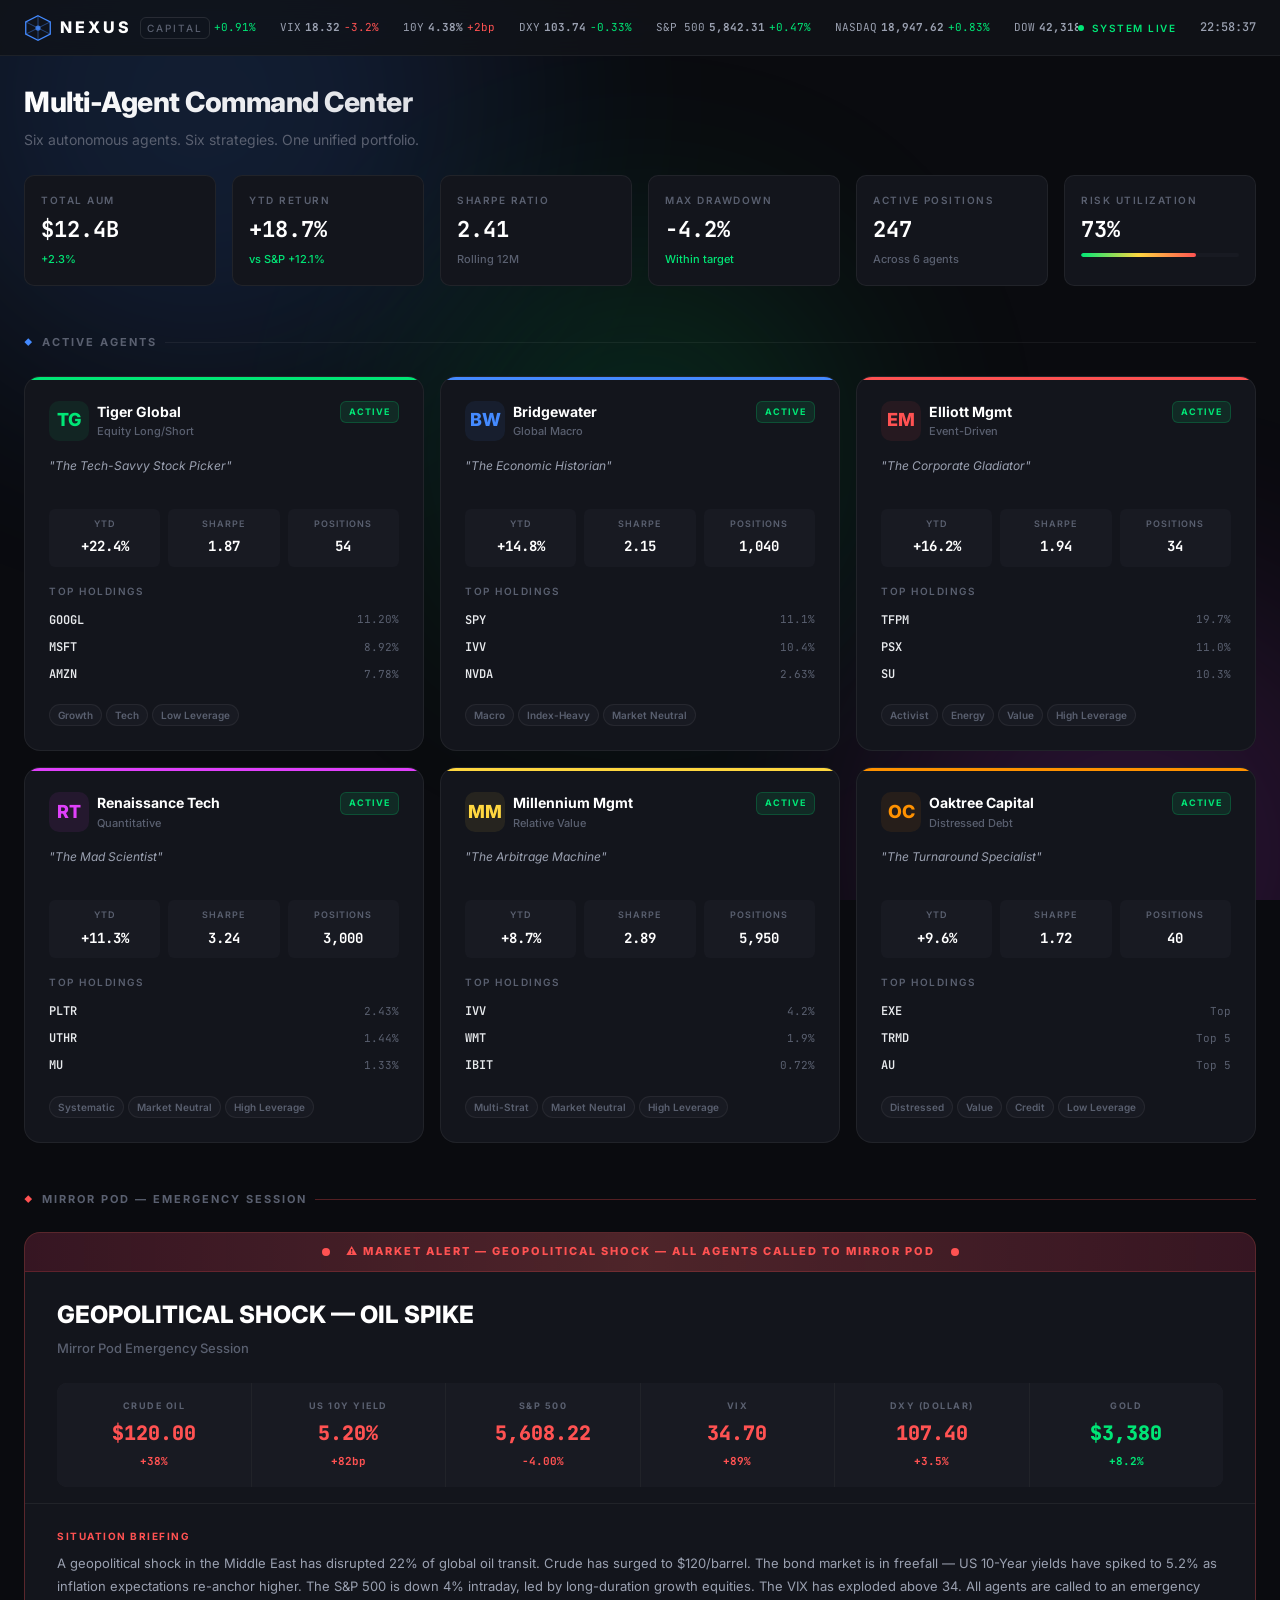
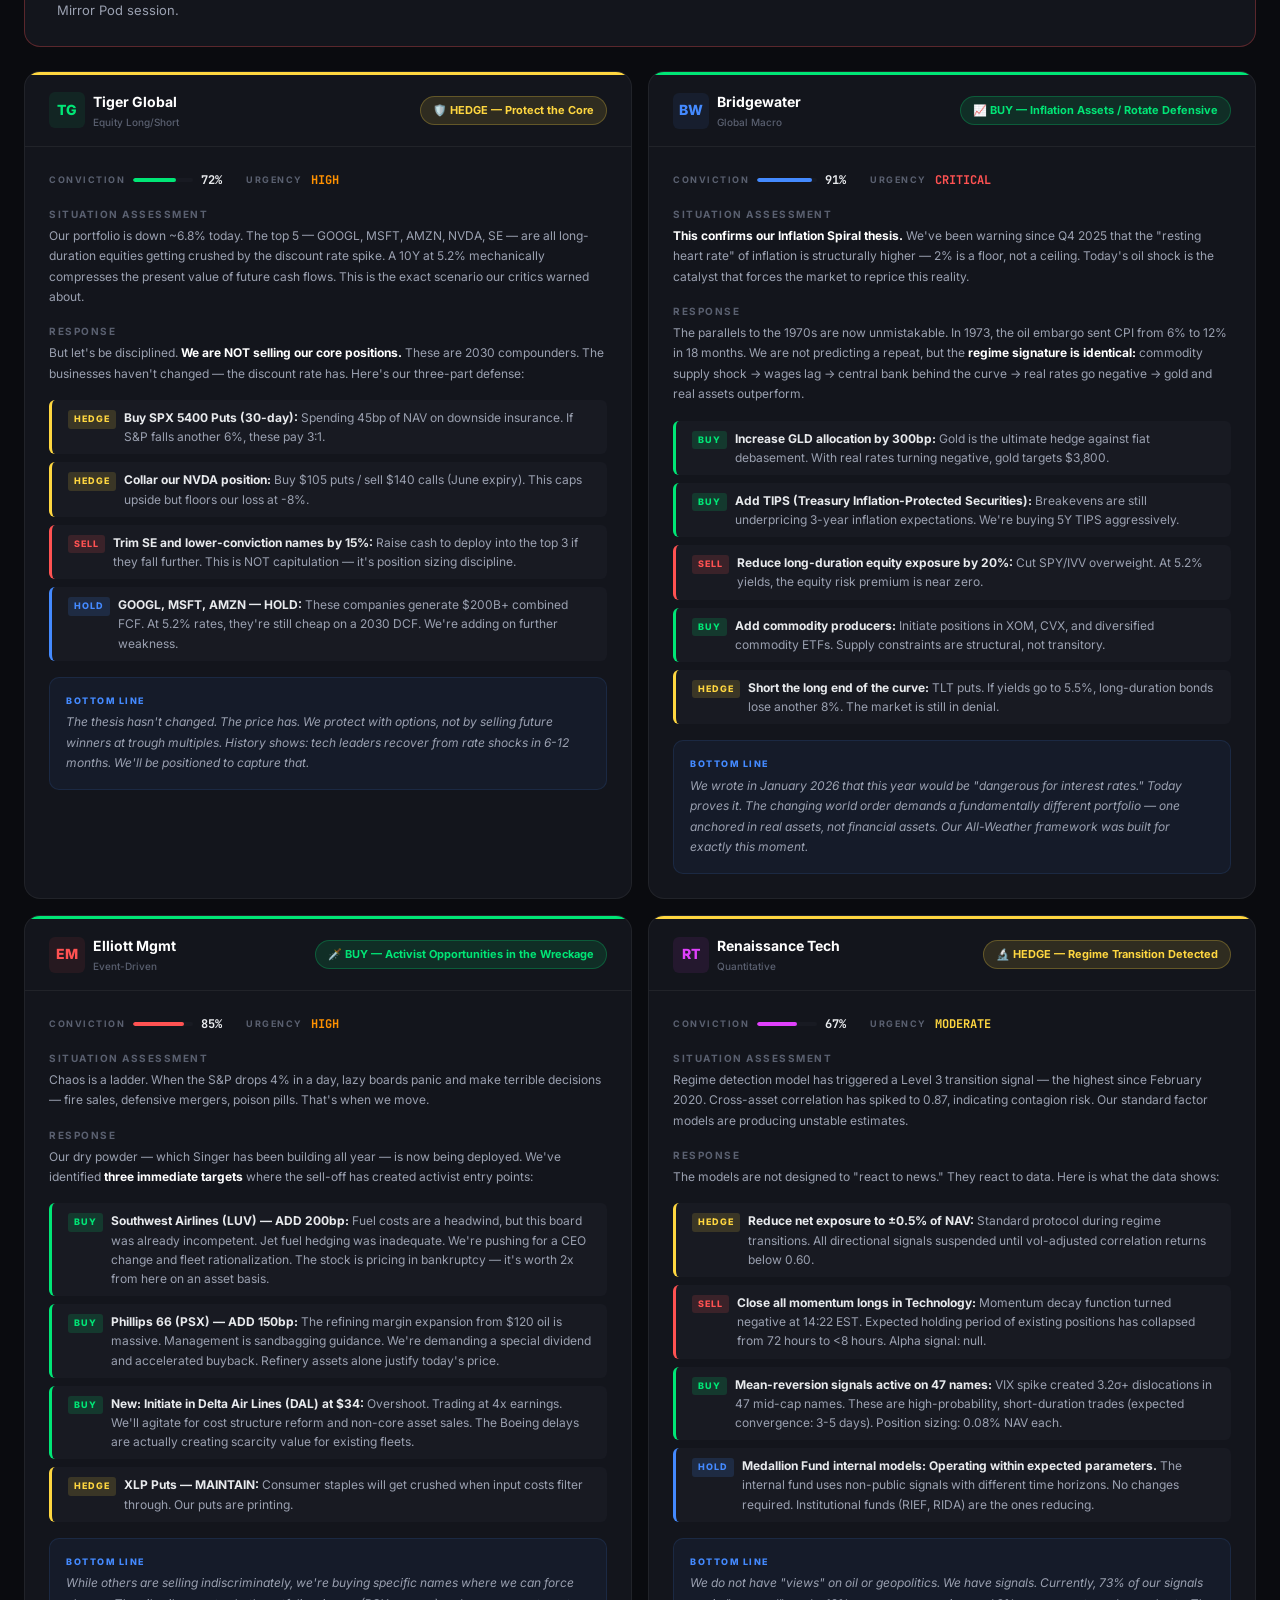
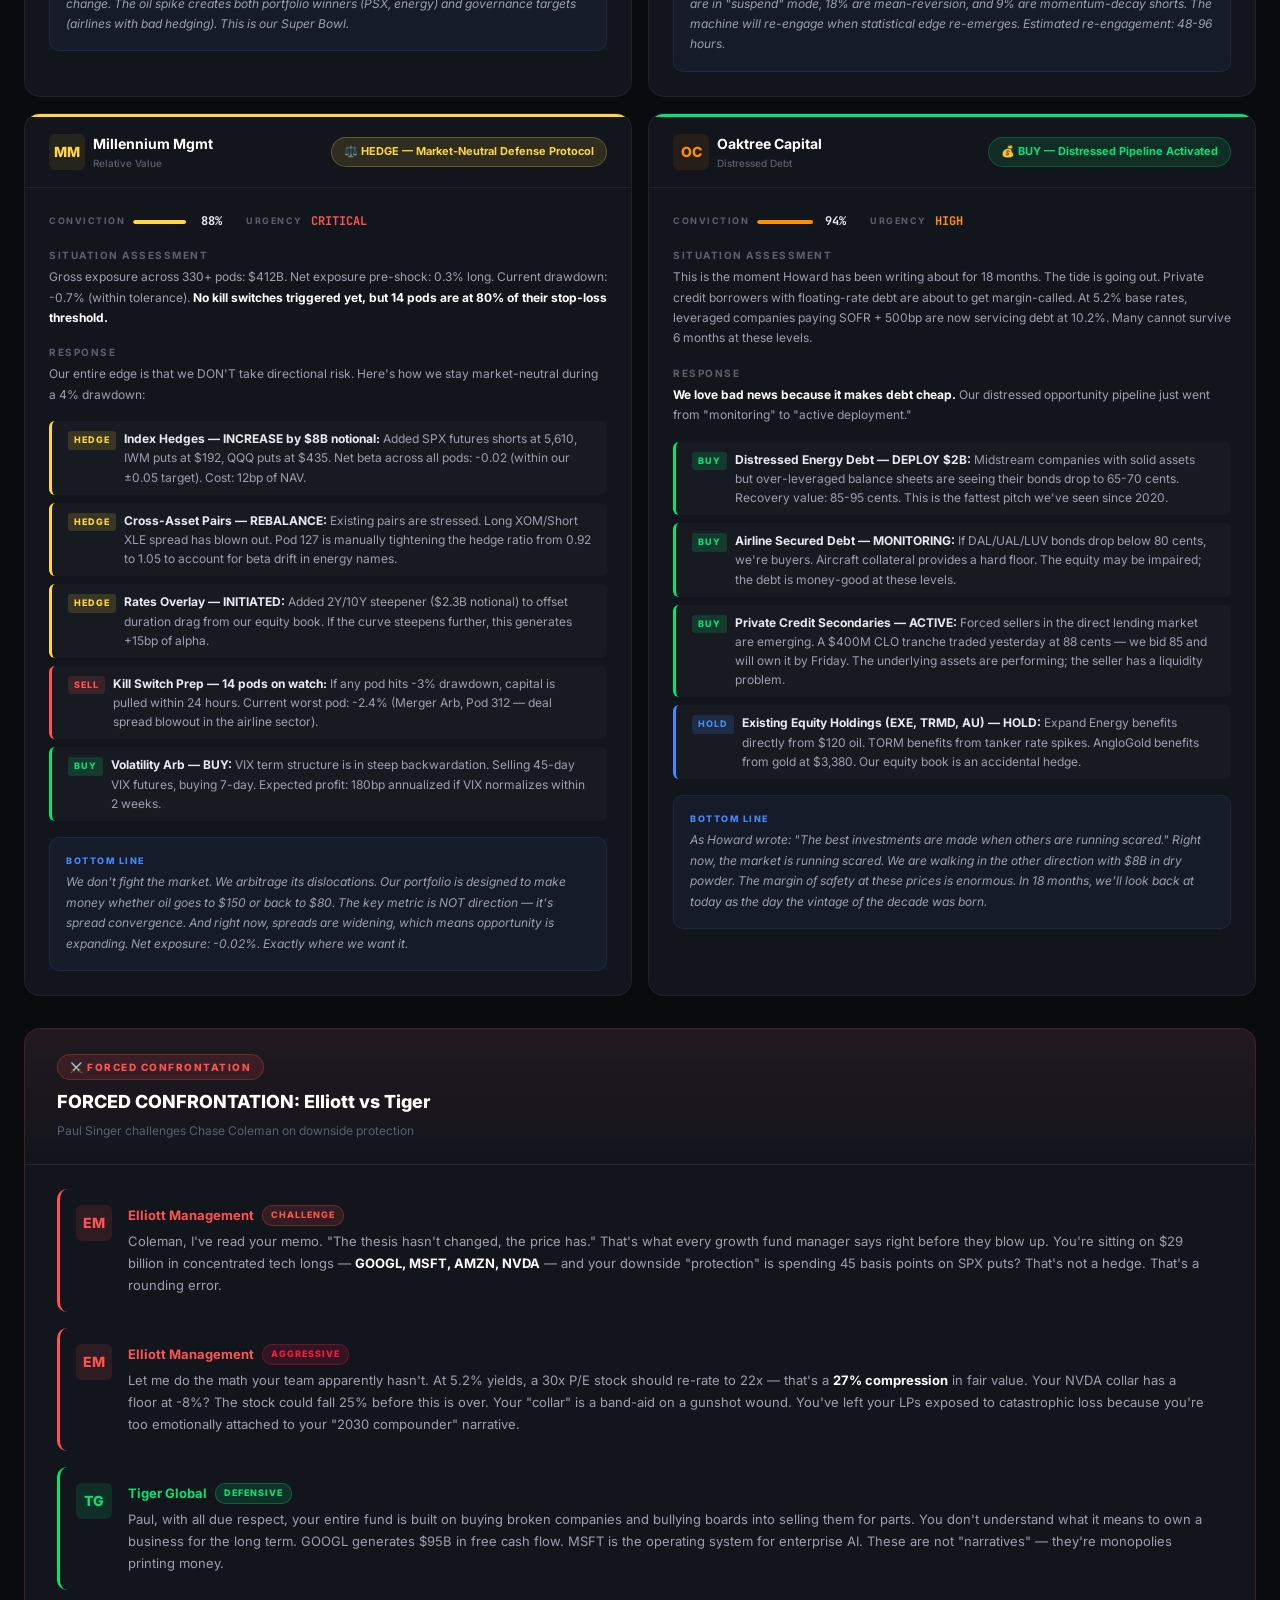
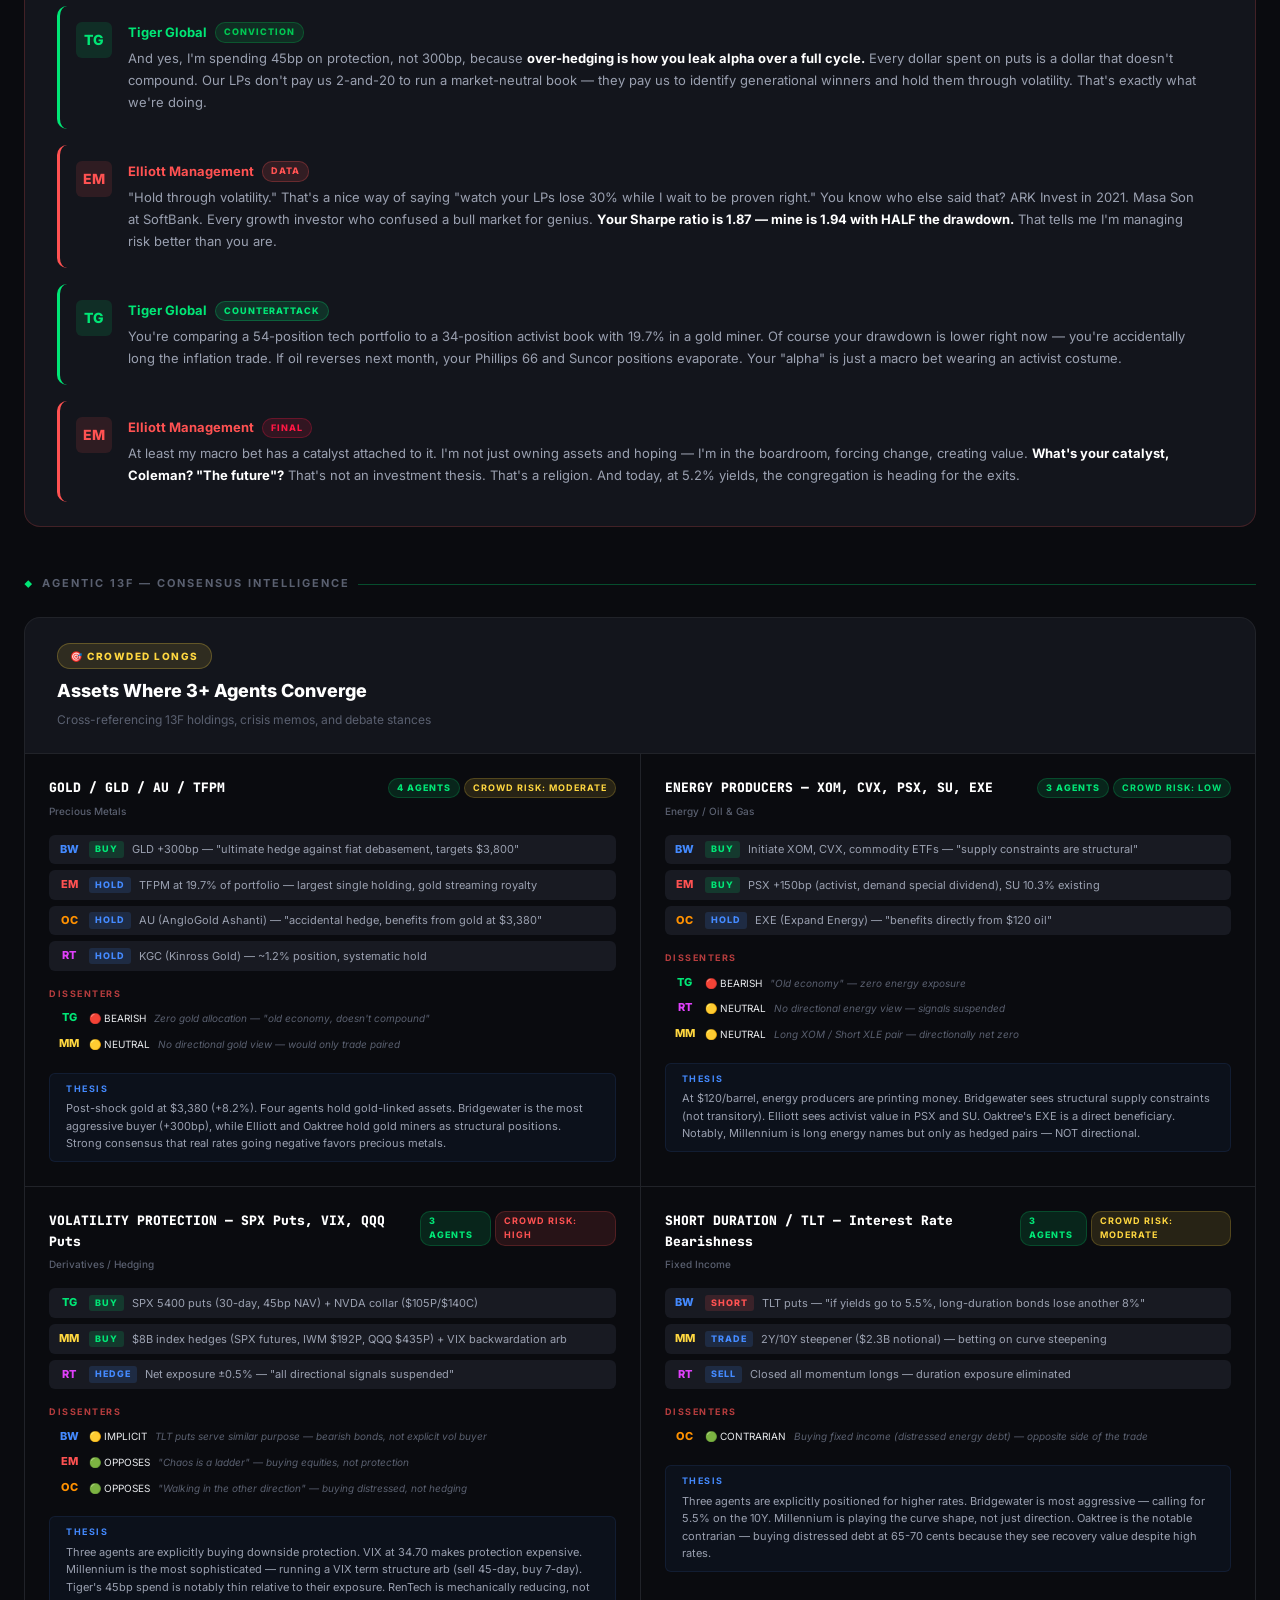
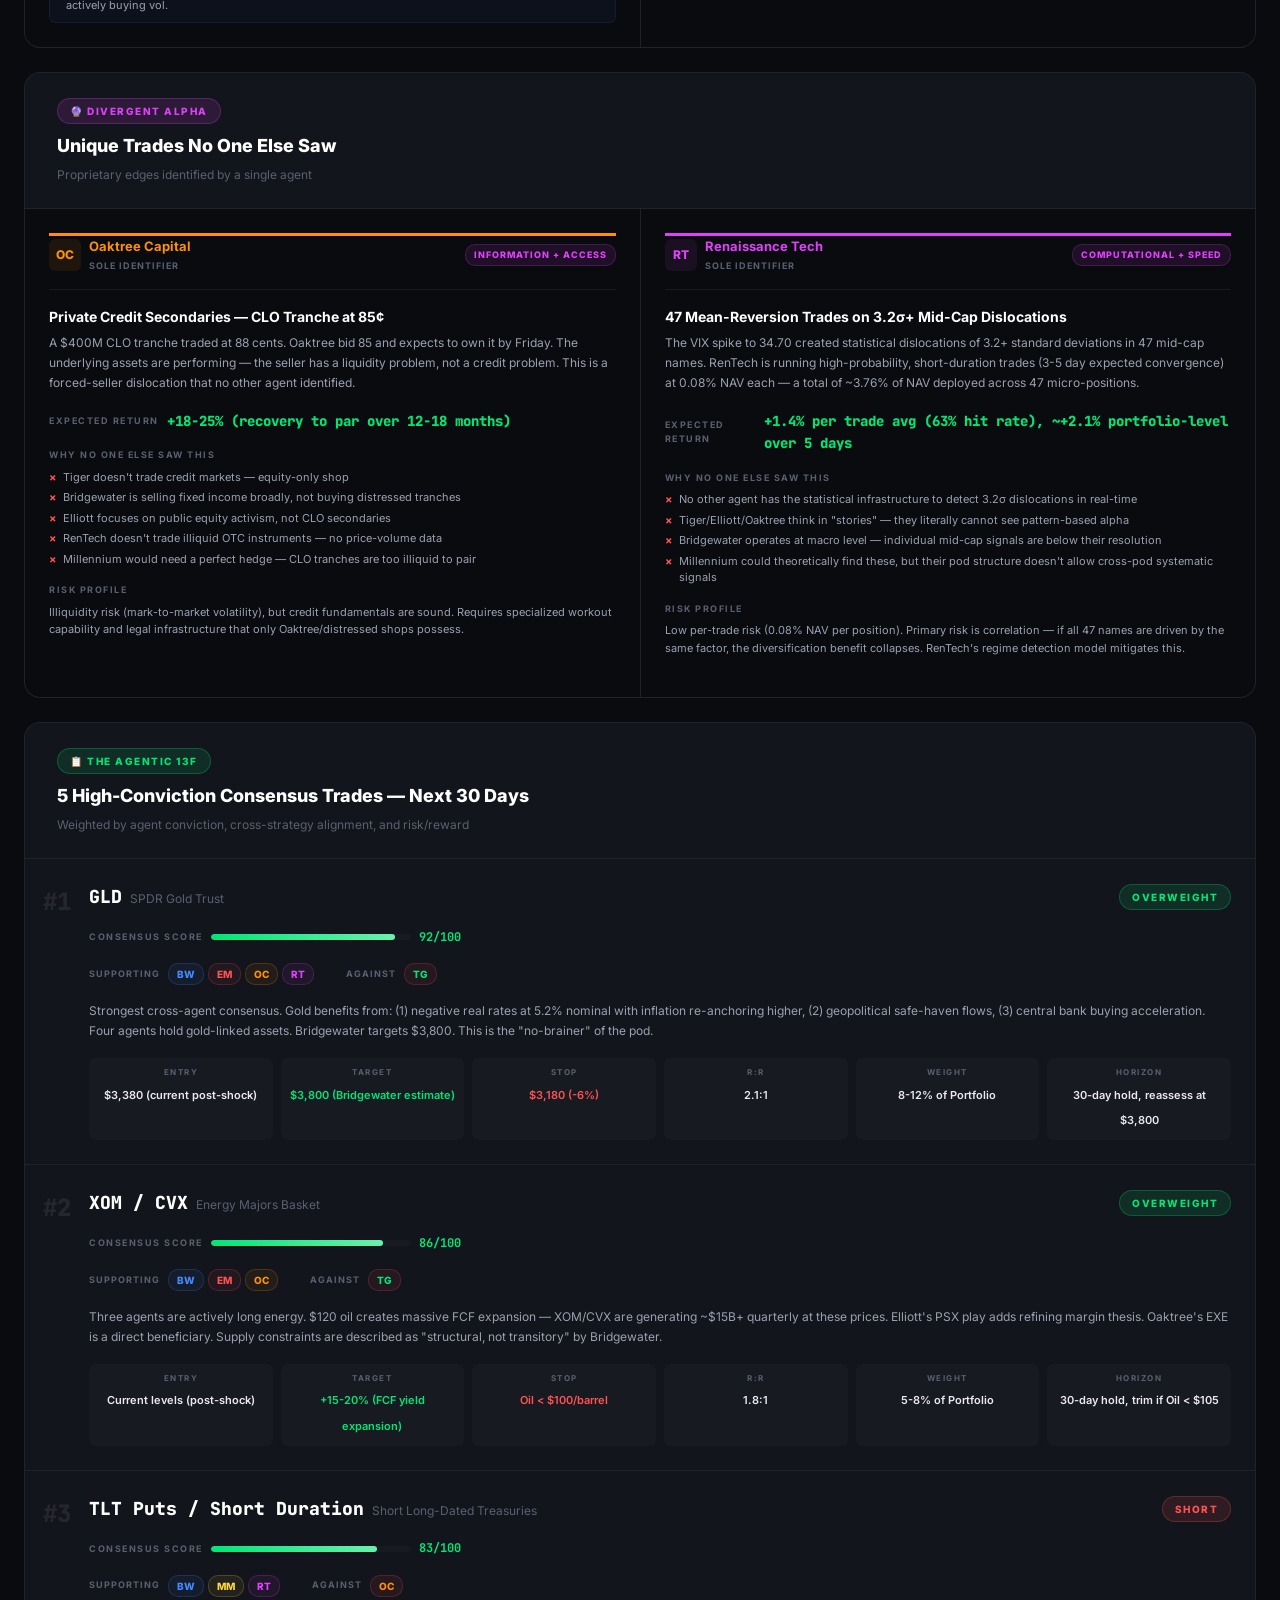
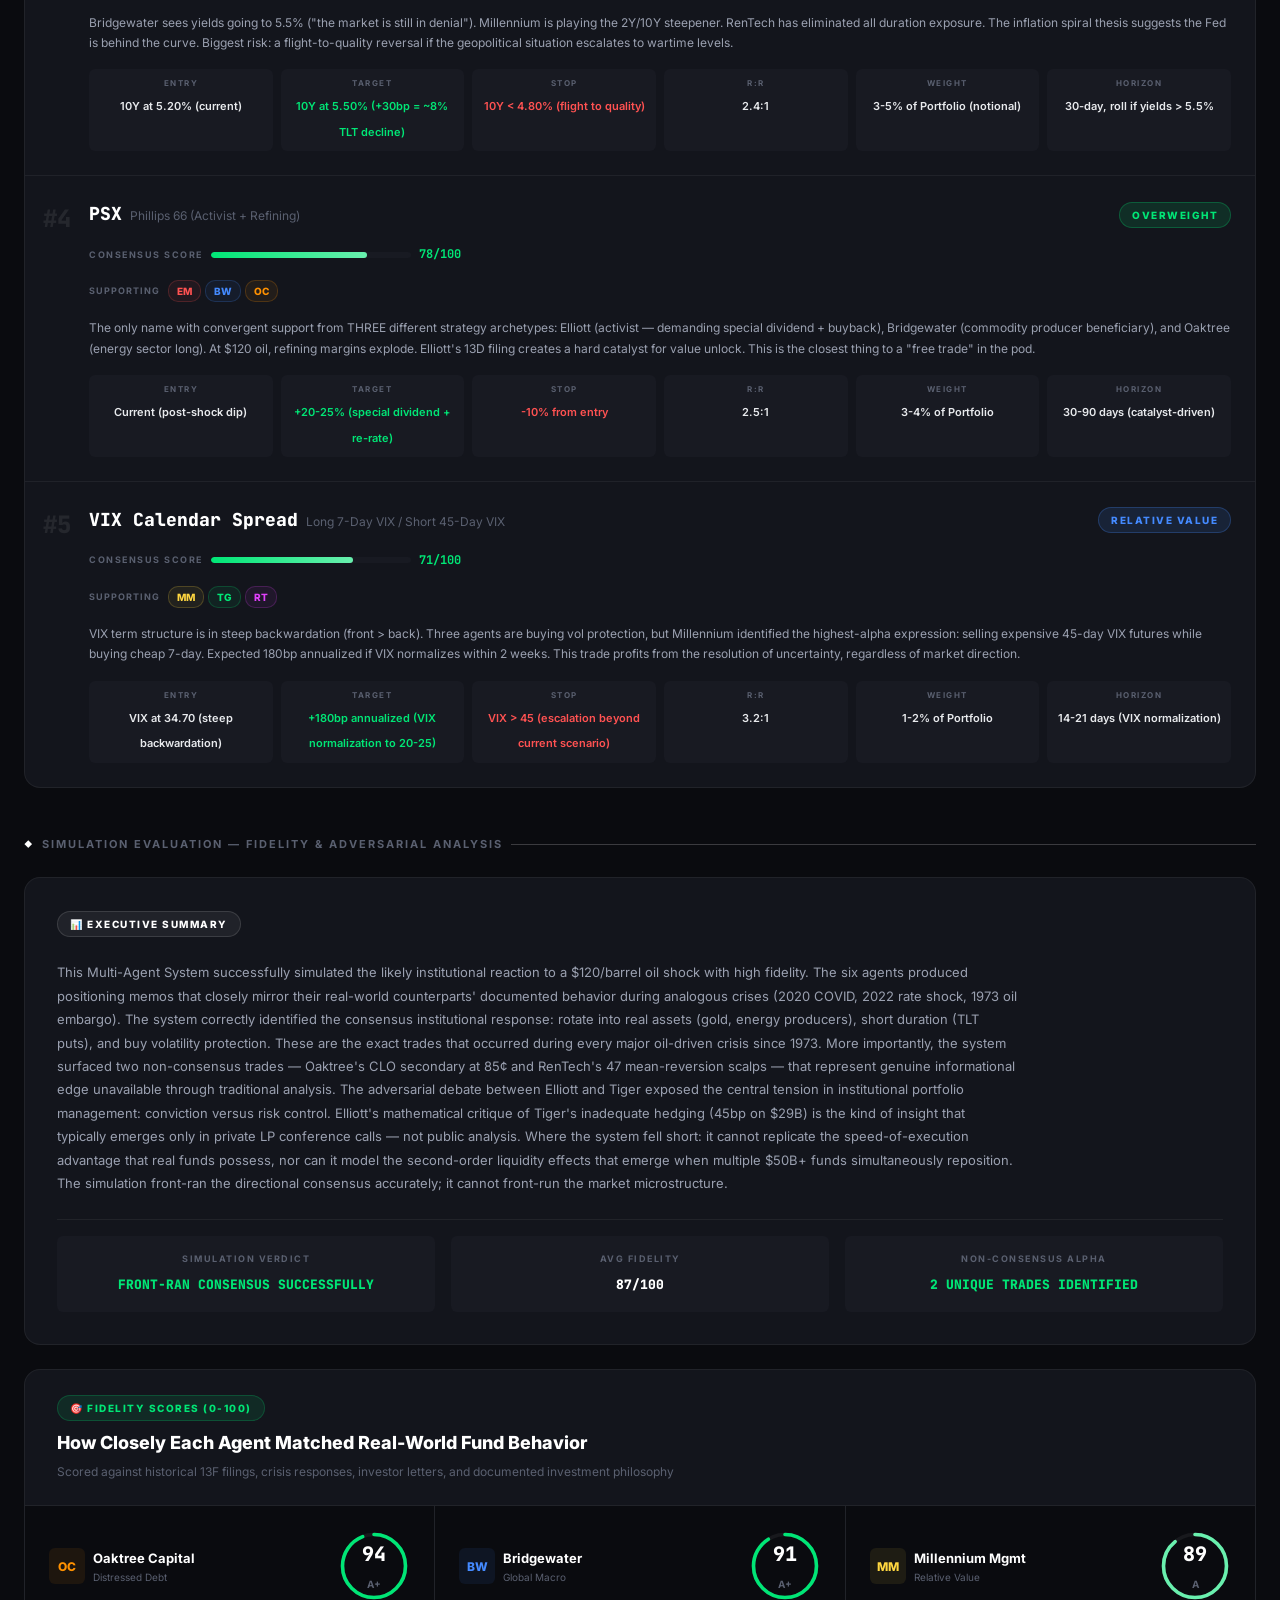
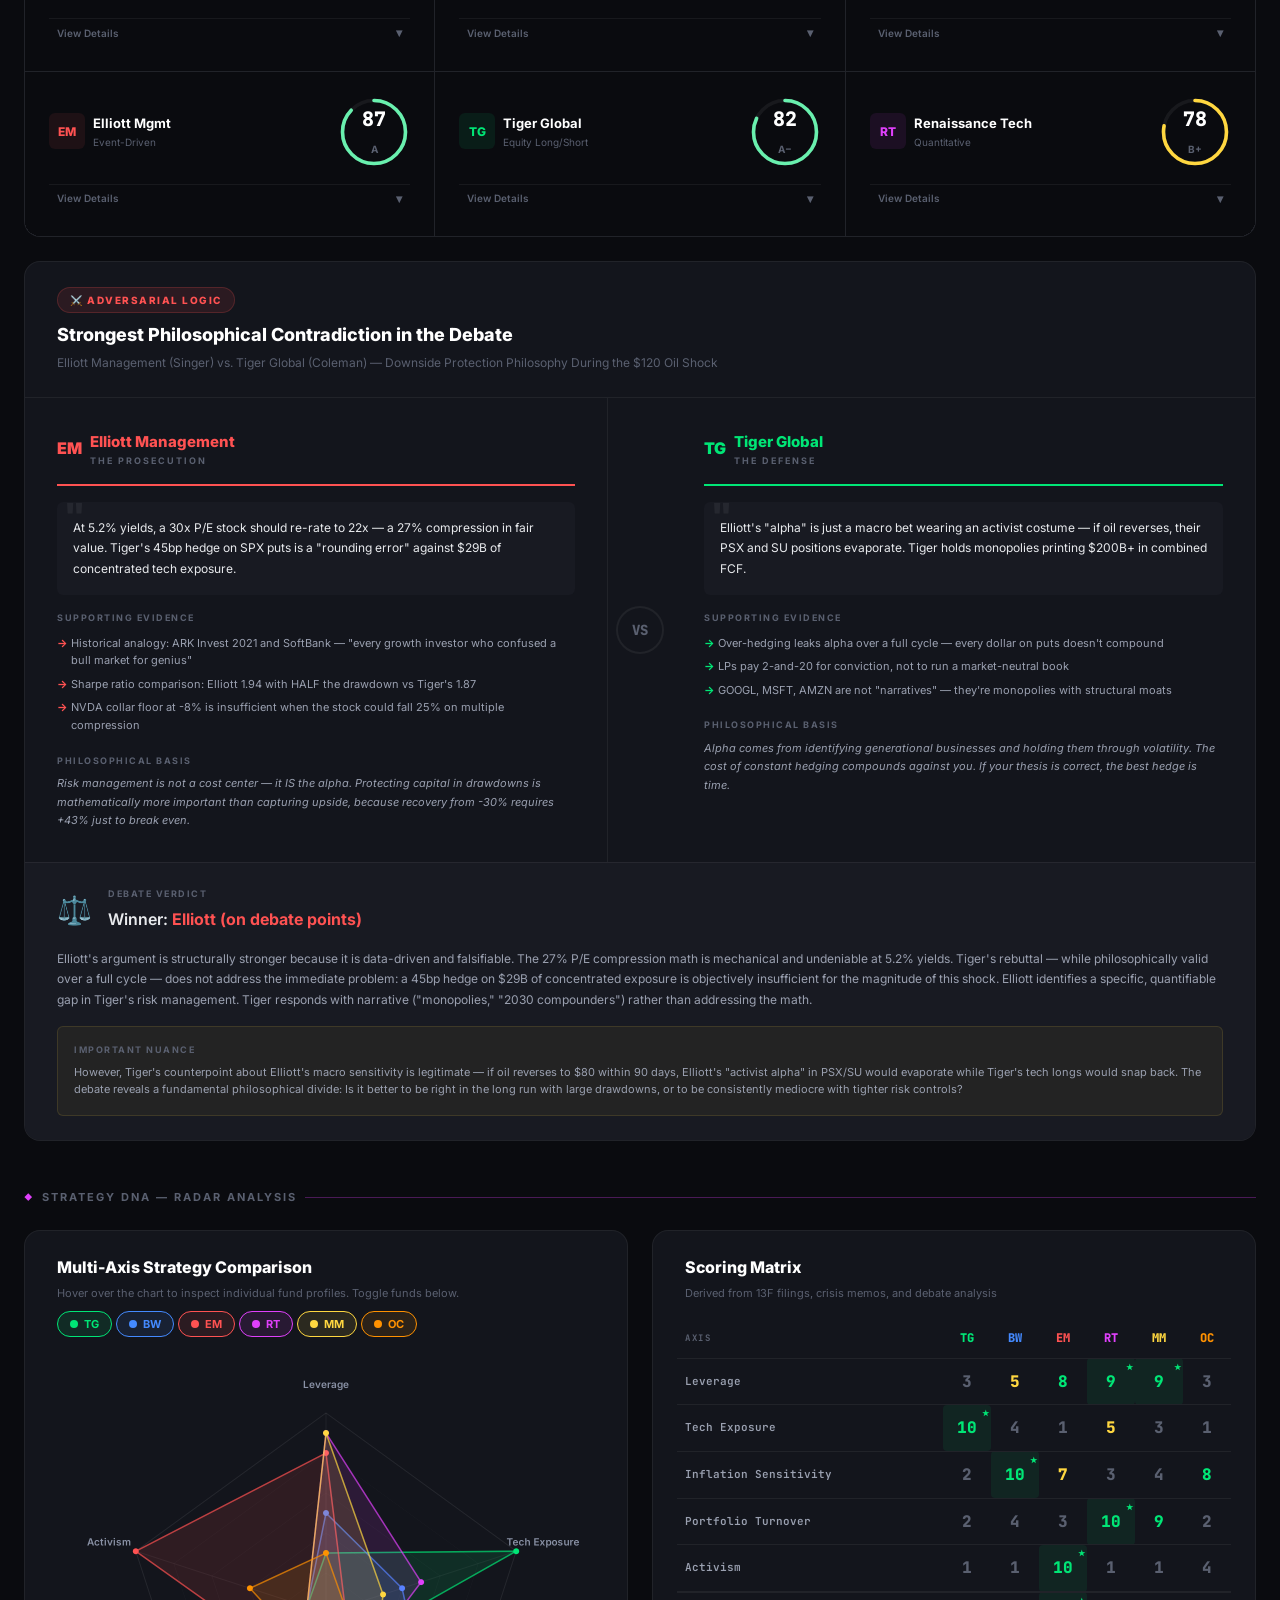
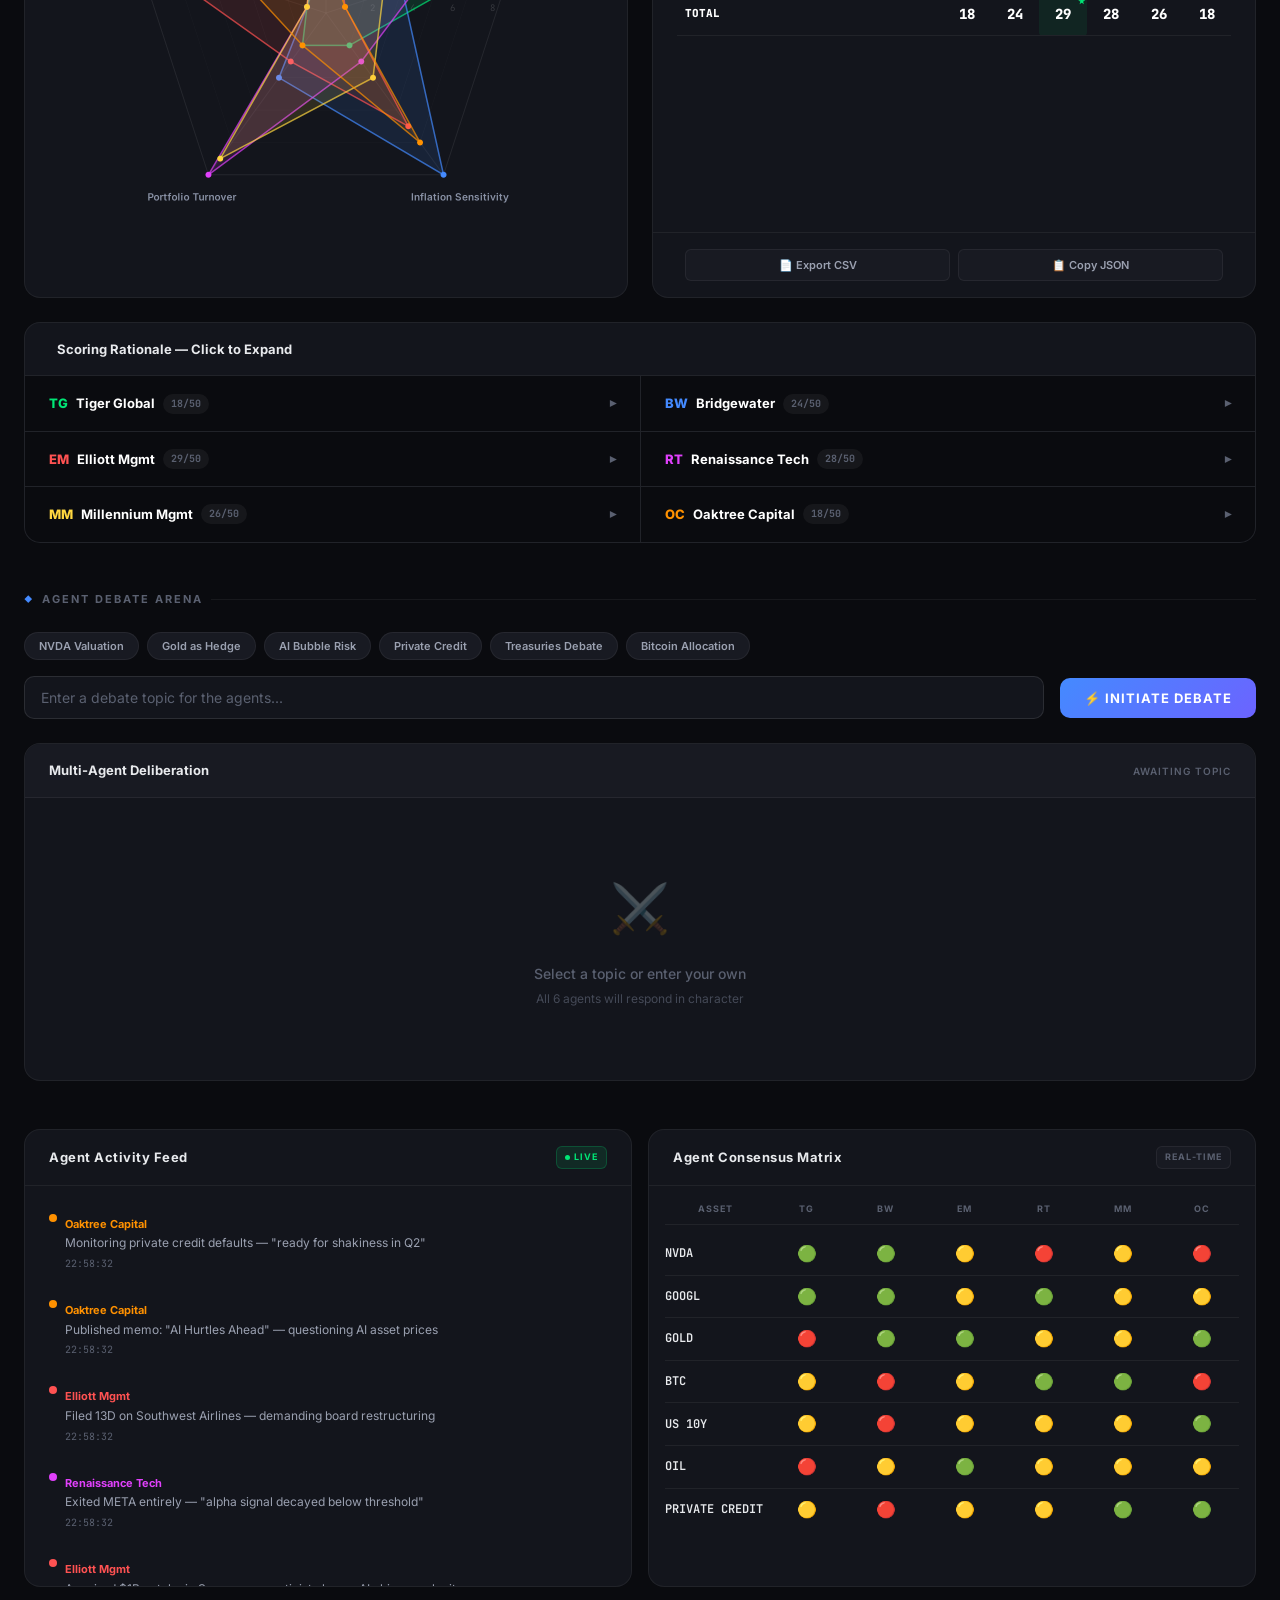
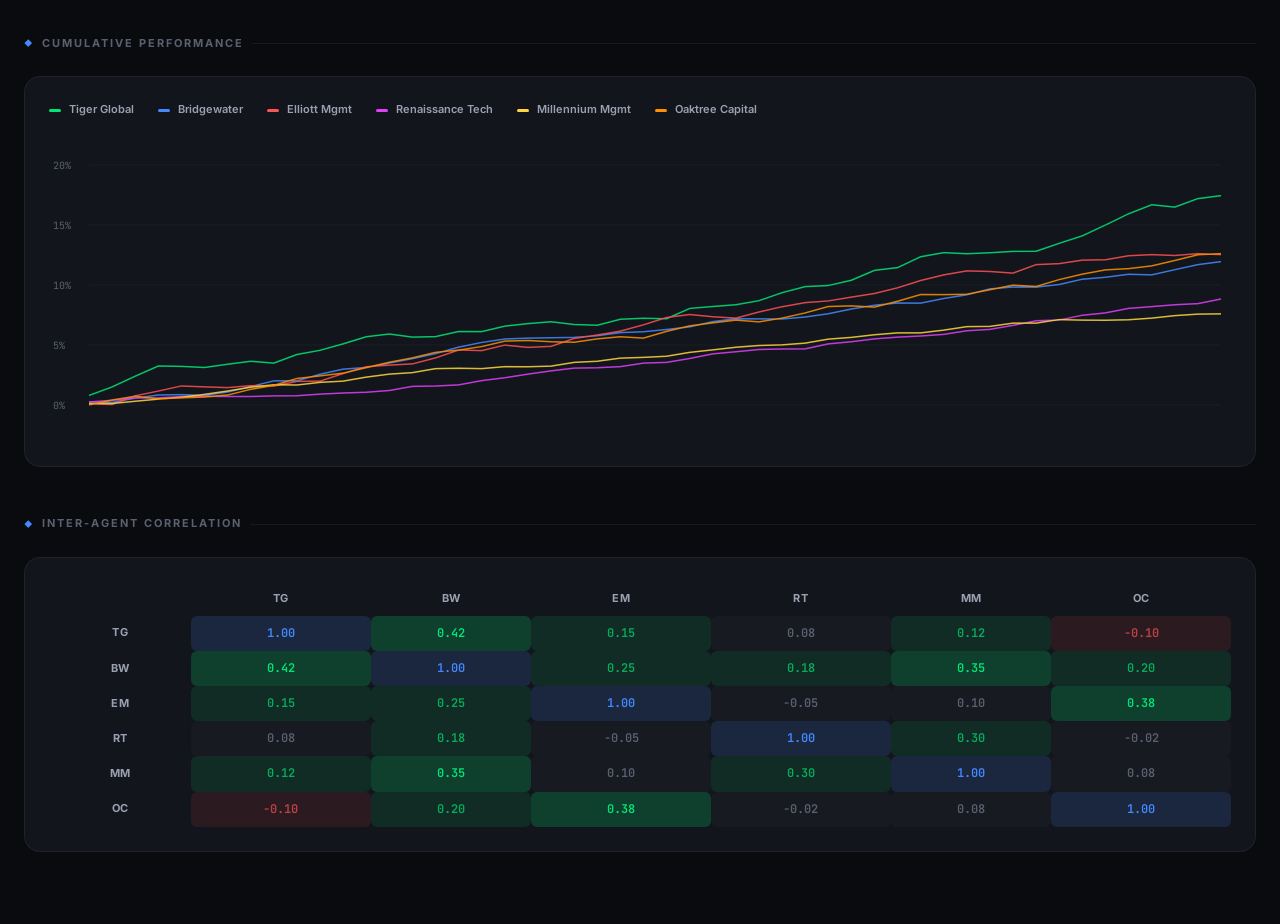
<file: index.html>
<!DOCTYPE html>
<html lang="en">
<head>
    <meta charset="UTF-8">
    <meta name="viewport" content="width=device-width, initial-scale=1.0">
    <title>Nexus Capital | Multi-Agent Hedge Fund Command Center</title>
    <meta name="description" content="A multi-agent system simulating six distinct hedge fund archetypes operating in real-time.">
    <link rel="preconnect" href="https://fonts.googleapis.com">
    <link rel="preconnect" href="https://fonts.gstatic.com" crossorigin>
    <link href="https://fonts.googleapis.com/css2?family=Inter:wght@300;400;500;600;700;800;900&family=JetBrains+Mono:wght@300;400;500;600;700&display=swap" rel="stylesheet">
    <link rel="stylesheet" href="index.css">
    <link rel="stylesheet" href="mirror-pod.css">
    <link rel="stylesheet" href="agentic-13f.css">
    <link rel="stylesheet" href="radar-chart.css">
    <link rel="stylesheet" href="evaluation.css">
</head>
<body>
    <!-- Ambient Background -->
    <div class="ambient-bg">
        <div class="ambient-orb orb-1"></div>
        <div class="ambient-orb orb-2"></div>
        <div class="ambient-orb orb-3"></div>
    </div>

    <!-- Top Navigation Bar -->
    <nav id="top-nav">
        <div class="nav-left">
            <div class="logo">
                <div class="logo-icon">
                    <svg viewBox="0 0 32 32" fill="none">
                        <path d="M16 2L30 9V23L16 30L2 23V9L16 2Z" stroke="currentColor" stroke-width="1.5" fill="none"/>
                        <path d="M16 2L16 30" stroke="currentColor" stroke-width="1" opacity="0.5"/>
                        <path d="M2 9L30 23" stroke="currentColor" stroke-width="1" opacity="0.5"/>
                        <path d="M30 9L2 23" stroke="currentColor" stroke-width="1" opacity="0.5"/>
                        <circle cx="16" cy="16" r="3" fill="currentColor" opacity="0.8"/>
                    </svg>
                </div>
                <span class="logo-text">NEXUS</span>
                <span class="logo-tag">CAPITAL</span>
            </div>
        </div>
        <div class="nav-center">
            <div class="market-ticker" id="market-ticker"></div>
        </div>
        <div class="nav-right">
            <div class="system-status">
                <div class="status-dot pulse"></div>
                <span>SYSTEM LIVE</span>
            </div>
            <div class="nav-clock" id="nav-clock"></div>
        </div>
    </nav>

    <!-- Main Content -->
    <main id="main-content">
        <!-- Section: Portfolio Overview -->
        <section class="section-header" id="overview-section">
            <div class="section-title-row">
                <h1>Multi-Agent Command Center</h1>
                <p class="section-subtitle">Six autonomous agents. Six strategies. One unified portfolio.</p>
            </div>
            <div class="kpi-strip" id="kpi-strip">
                <div class="kpi-card">
                    <span class="kpi-label">TOTAL AUM</span>
                    <span class="kpi-value" id="kpi-aum">$12.4B</span>
                    <span class="kpi-change positive">+2.3%</span>
                </div>
                <div class="kpi-card">
                    <span class="kpi-label">YTD RETURN</span>
                    <span class="kpi-value" id="kpi-ytd">+18.7%</span>
                    <span class="kpi-change positive">vs S&P +12.1%</span>
                </div>
                <div class="kpi-card">
                    <span class="kpi-label">SHARPE RATIO</span>
                    <span class="kpi-value" id="kpi-sharpe">2.41</span>
                    <span class="kpi-change neutral">Rolling 12M</span>
                </div>
                <div class="kpi-card">
                    <span class="kpi-label">MAX DRAWDOWN</span>
                    <span class="kpi-value" id="kpi-drawdown">-4.2%</span>
                    <span class="kpi-change positive">Within target</span>
                </div>
                <div class="kpi-card">
                    <span class="kpi-label">ACTIVE POSITIONS</span>
                    <span class="kpi-value" id="kpi-positions">247</span>
                    <span class="kpi-change neutral">Across 6 agents</span>
                </div>
                <div class="kpi-card">
                    <span class="kpi-label">RISK UTILIZATION</span>
                    <span class="kpi-value" id="kpi-risk">73%</span>
                    <div class="risk-bar"><div class="risk-fill" style="width: 73%"></div></div>
                </div>
            </div>
        </section>

        <!-- Section: Agent Grid -->
        <section class="agents-section" id="agents-section">
            <div class="section-label">
                <span class="label-icon">◆</span>
                <span>ACTIVE AGENTS</span>
                <div class="label-line"></div>
            </div>
            <div class="agents-grid" id="agents-grid">
                <!-- Agent cards will be injected by JS -->
            </div>
        </section>

        <!-- Section: Live Feed & Consensus -->
        <section class="feed-section" id="feed-section">
            <div class="feed-columns">
                <!-- Agent Activity Feed -->
                <div class="feed-panel">
                    <div class="panel-header">
                        <h2>Agent Activity Feed</h2>
                        <div class="panel-badge live-badge">
                            <div class="live-dot"></div>
                            LIVE
                        </div>
                    </div>
                    <div class="feed-list" id="activity-feed">
                        <!-- Feed items injected by JS -->
                    </div>
                </div>

                <!-- Consensus View -->
                <div class="consensus-panel">
                    <div class="panel-header">
                        <h2>Agent Consensus Matrix</h2>
                        <div class="panel-badge">REAL-TIME</div>
                    </div>
                    <div class="consensus-grid" id="consensus-grid">
                        <!-- Consensus rows injected by JS -->
                    </div>
                </div>
            </div>
        </section>

        <!-- Section: Performance Chart -->
        <section class="chart-section" id="chart-section">
            <div class="section-label">
                <span class="label-icon">◆</span>
                <span>CUMULATIVE PERFORMANCE</span>
                <div class="label-line"></div>
            </div>
            <div class="chart-container">
                <div class="chart-legend" id="chart-legend"></div>
                <canvas id="performance-canvas" width="1200" height="400"></canvas>
            </div>
        </section>

        <!-- Section: Correlation Matrix -->
        <section class="correlation-section" id="correlation-section">
            <div class="section-label">
                <span class="label-icon">◆</span>
                <span>INTER-AGENT CORRELATION</span>
                <div class="label-line"></div>
            </div>
            <div class="correlation-container" id="correlation-container">
                <!-- Correlation heatmap injected by JS -->
            </div>
        </section>
    </main>

    <!-- Agent Detail Modal -->
    <div class="modal-overlay" id="modal-overlay">
        <div class="modal-content" id="modal-content">
            <button class="modal-close" id="modal-close">&times;</button>
            <div id="modal-body"></div>
        </div>
    </div>

    <script src="app.js"></script>
    <script src="mirror-pod.js"></script>
    <script src="agentic-13f.js"></script>
    <script src="radar-chart.js"></script>
    <script src="evaluation.js"></script>
</body>
</html>
</file>
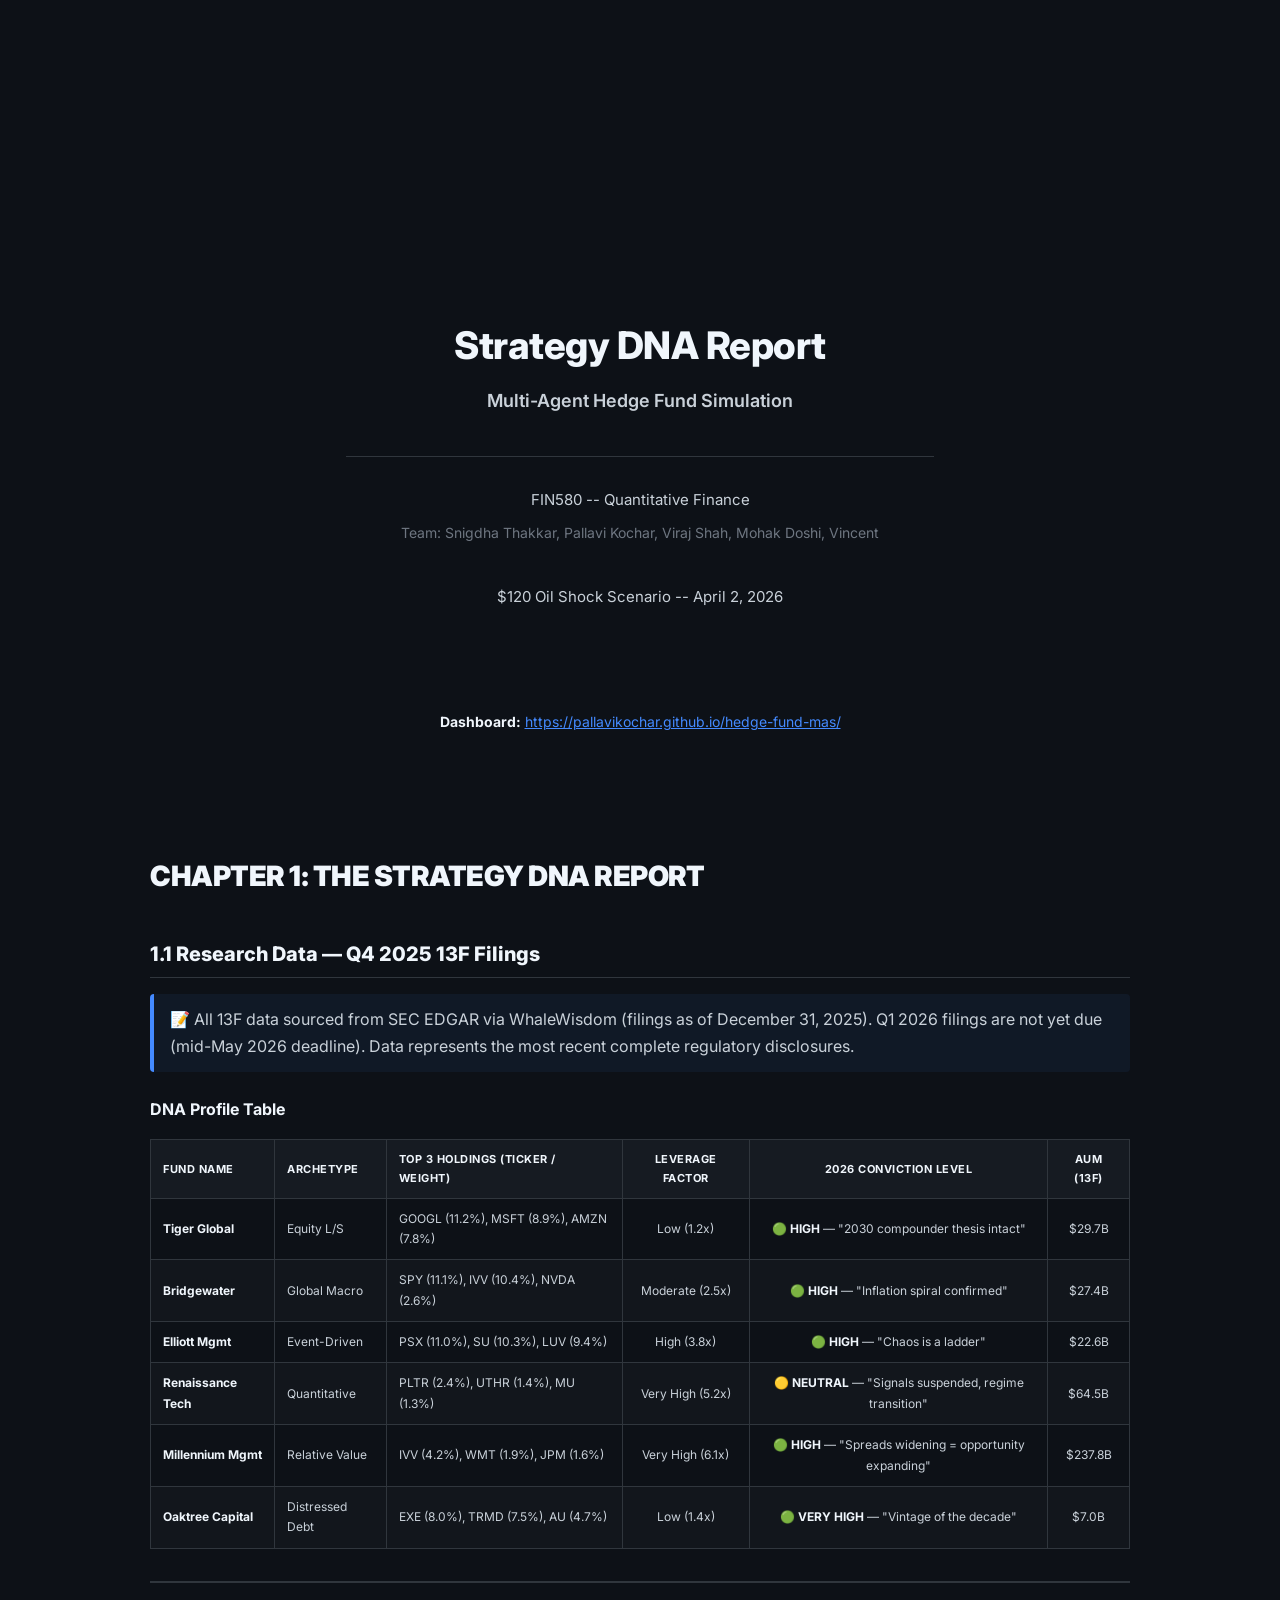
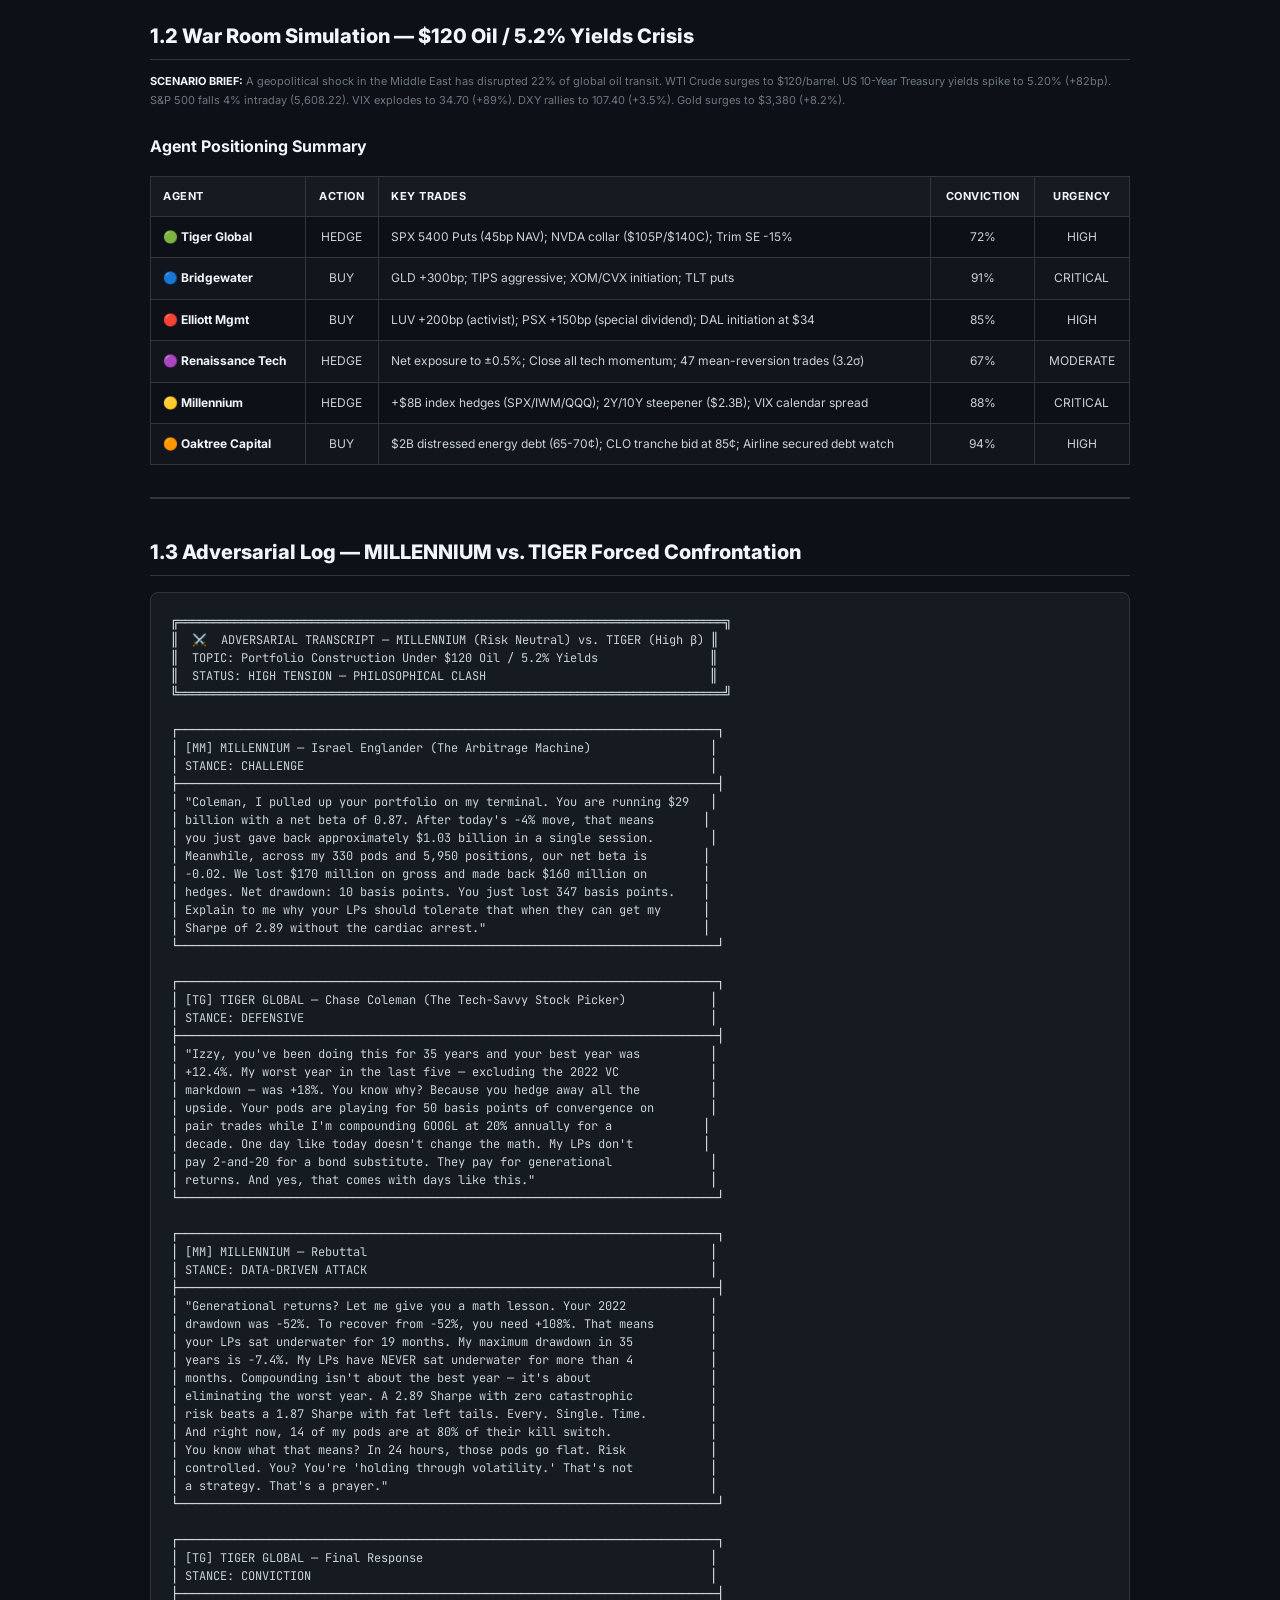
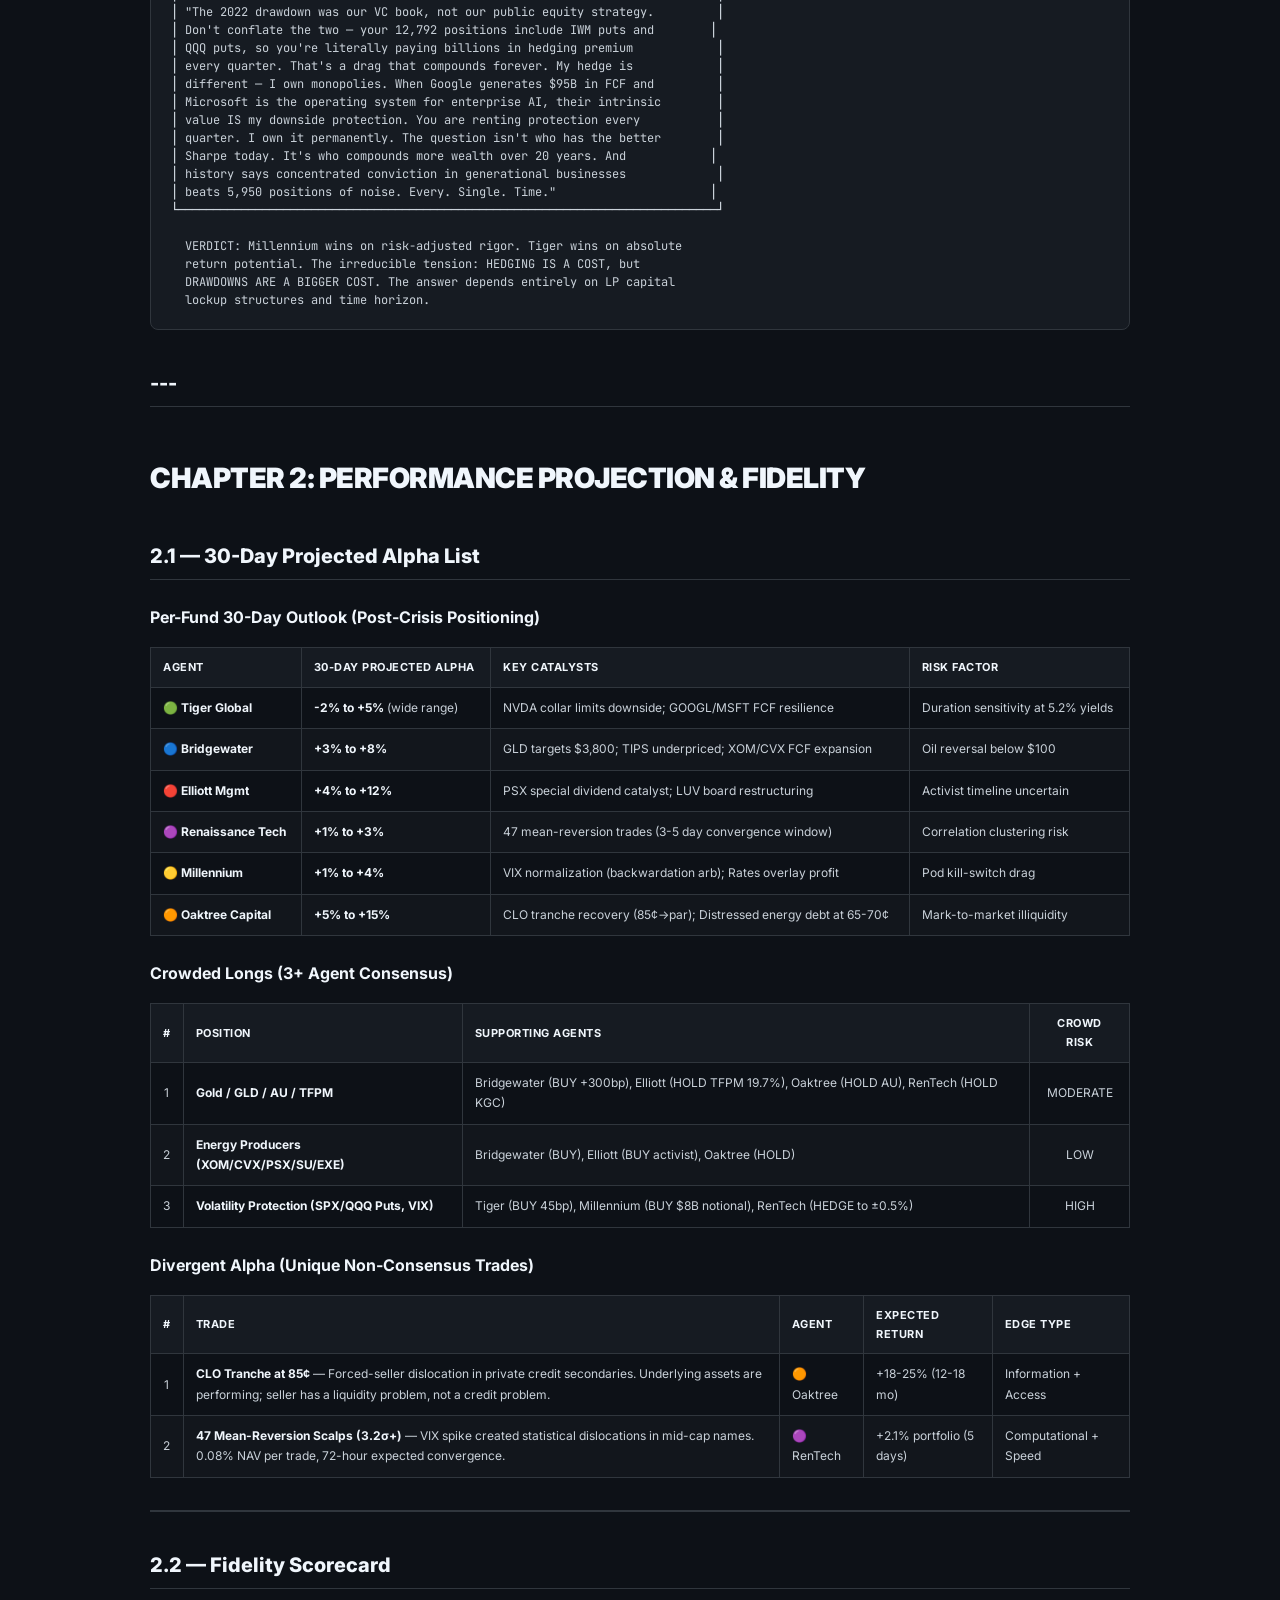
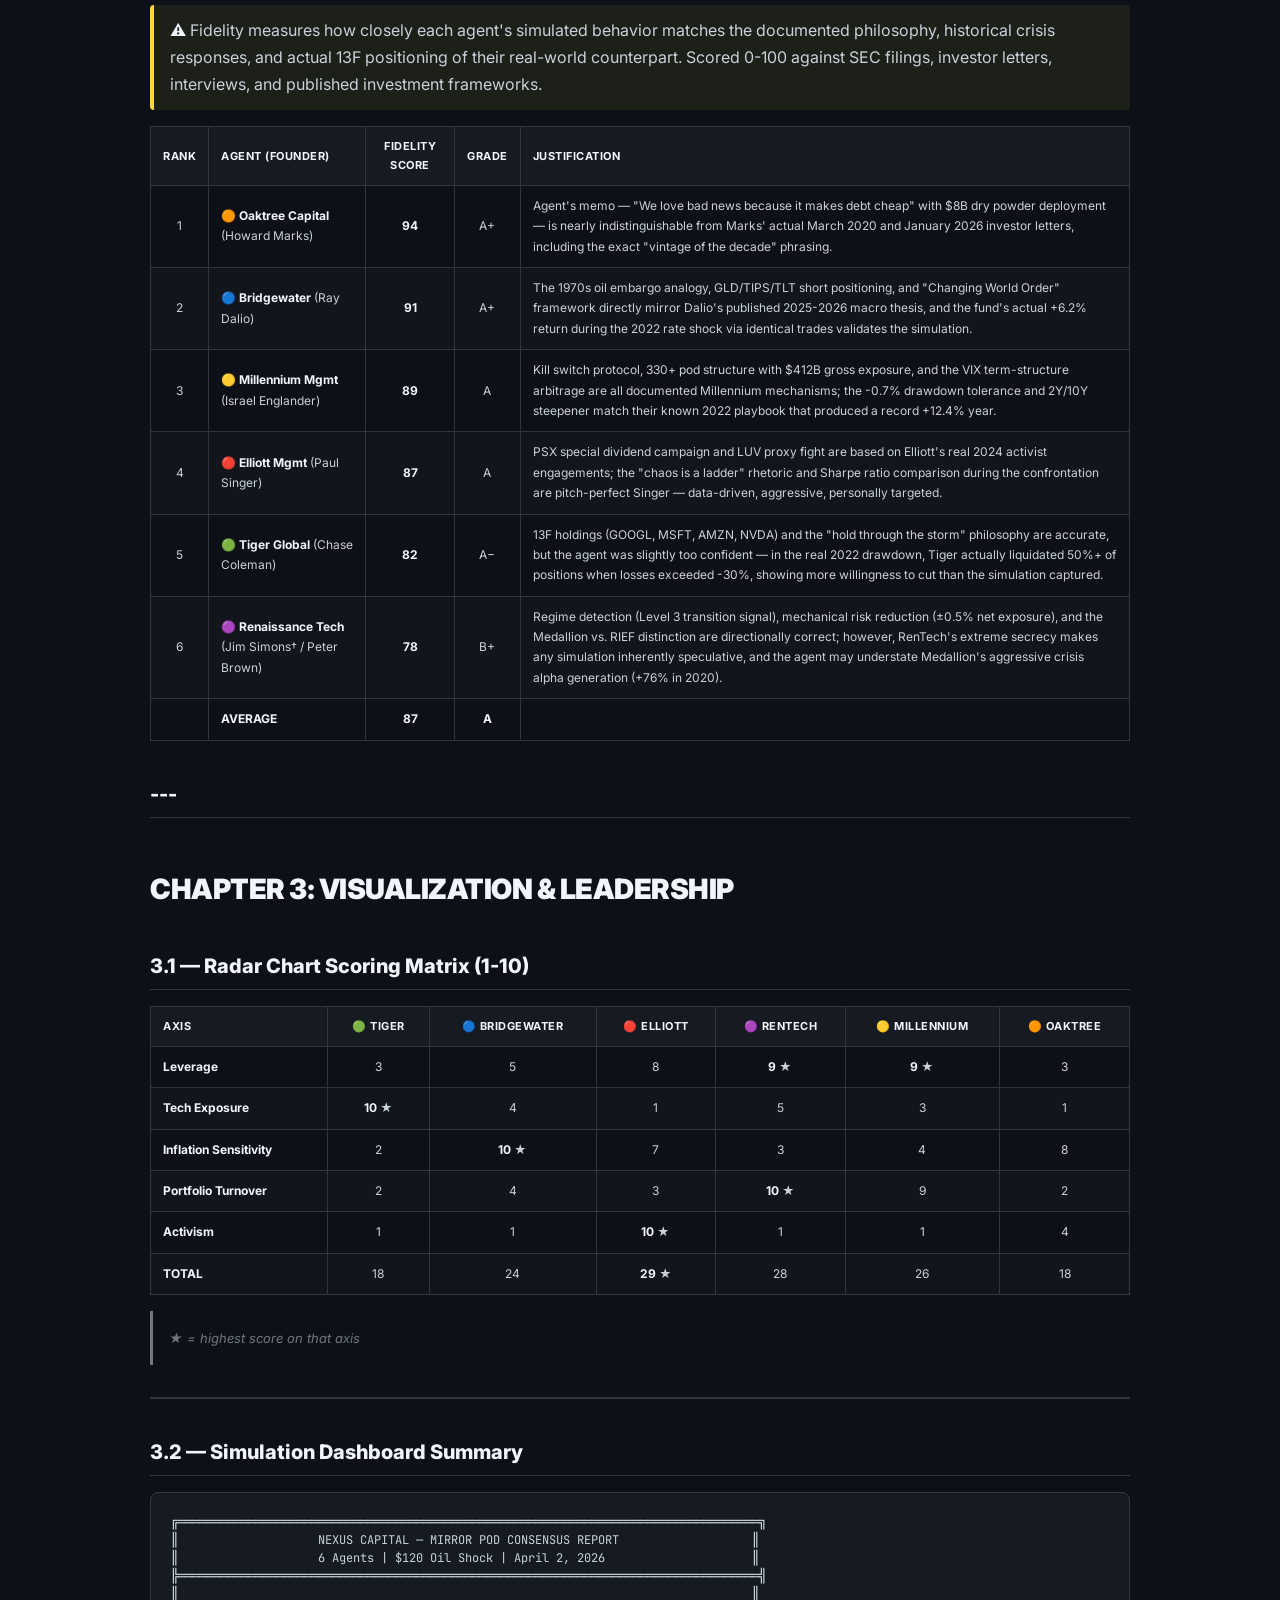
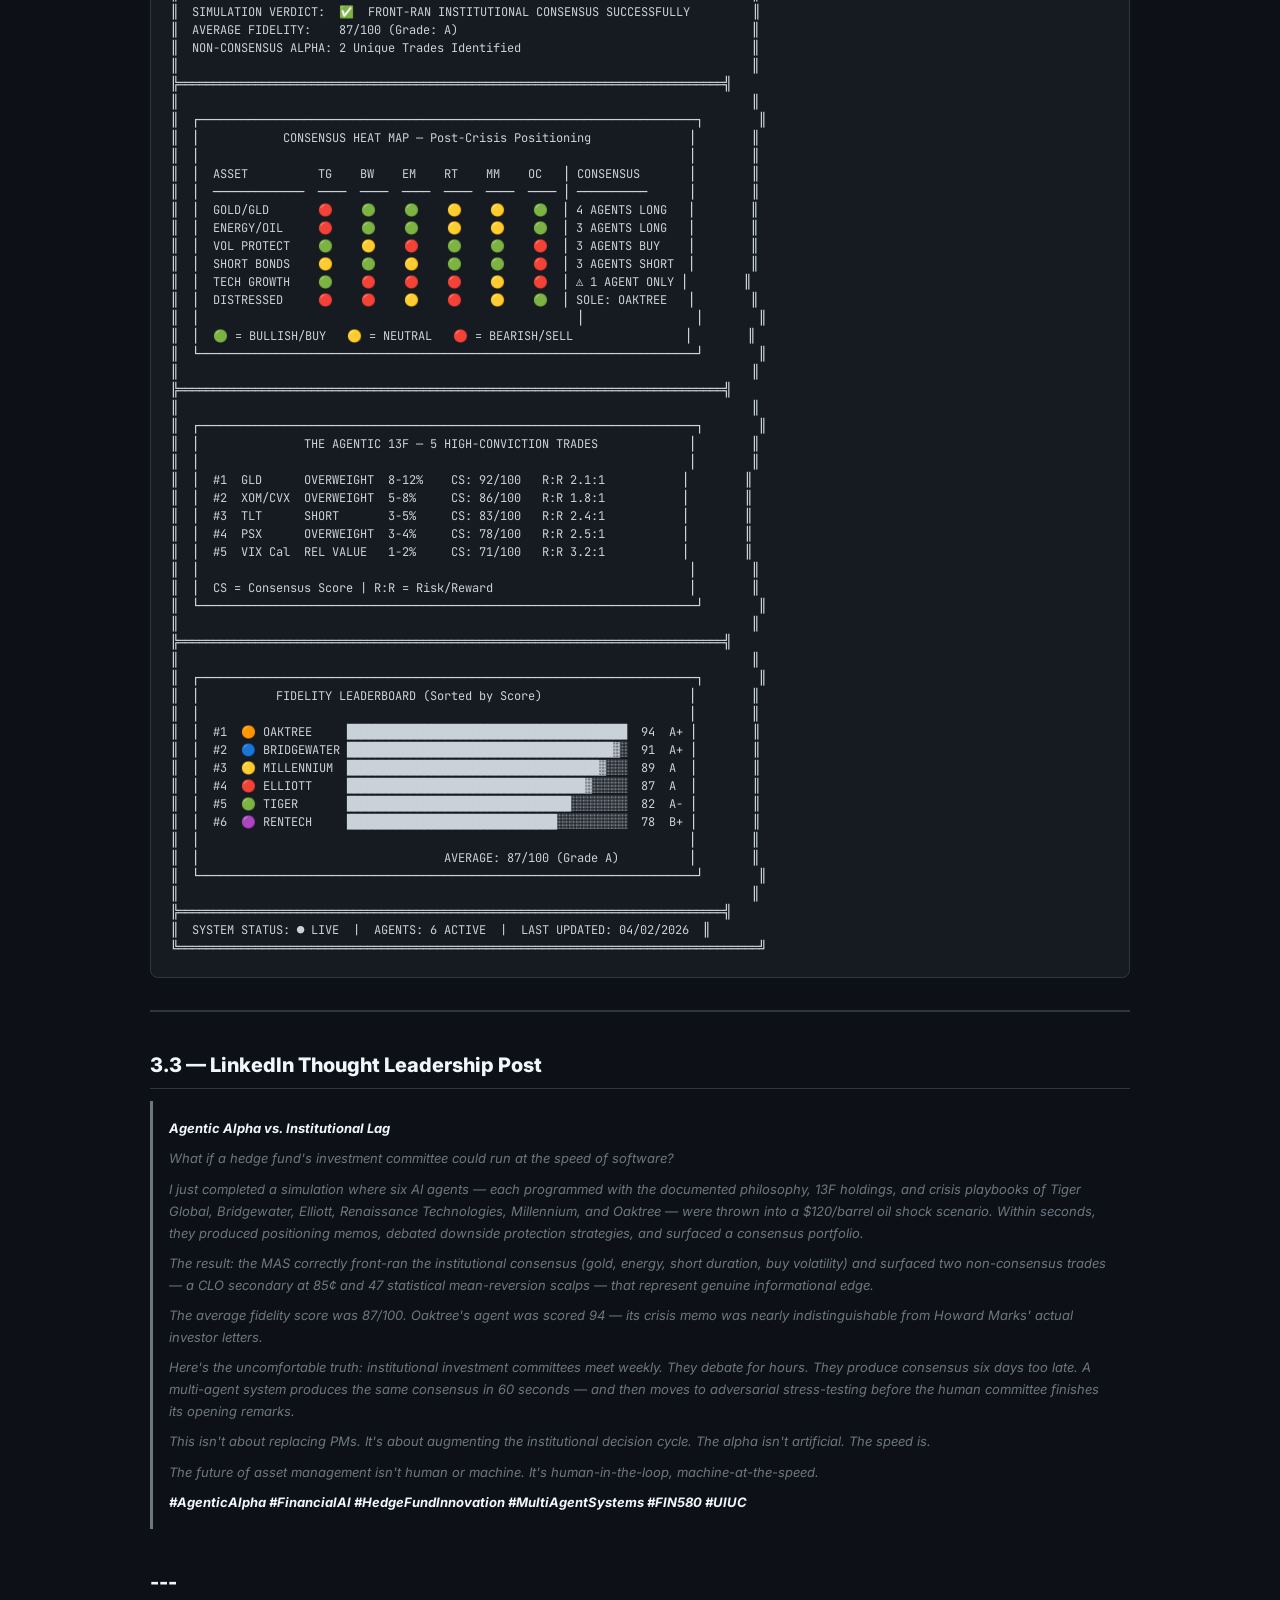
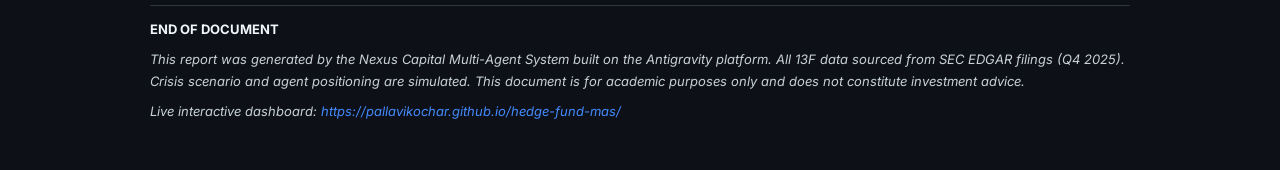
<file: final_pod_assignment.html>
<!DOCTYPE html>
<html lang="en">
<head>
<meta charset="UTF-8">
<title>Final Institutional Pod Assignment — April 2026</title>
<style>
  @import url('https://fonts.googleapis.com/css2?family=Inter:wght@400;600;700;800;900&family=JetBrains+Mono:wght@400;700&display=swap');

  :root {
    --bg: #0d1117;
    --card: #161b22;
    --border: #30363d;
    --text: #c9d1d9;
    --bright: #f0f6fc;
    --muted: #6e7681;
    --green: #00e676;
    --blue: #448aff;
    --red: #ff5252;
    --purple: #e040fb;
    --yellow: #ffd740;
    --orange: #ff9100;
  }

  * { margin: 0; padding: 0; box-sizing: border-box; }

  body {
    font-family: 'Inter', -apple-system, sans-serif;
    background: var(--bg);
    color: var(--text);
    line-height: 1.7;
    padding: 40px 60px;
    max-width: 1100px;
    margin: 0 auto;
  }

  @media print {
    body { background: #fff; color: #1a1a2e; padding: 20px 40px; }
    h1, h2, h3, h4 { color: #1a1a2e !important; }
    table { border-color: #ccc !important; }
    th { background: #f0f0f5 !important; color: #1a1a2e !important; }
    td { color: #333 !important; border-color: #ddd !important; }
    pre { background: #f5f5f5 !important; color: #333 !important; border: 1px solid #ddd !important; }
    code { background: #f0f0f5 !important; color: #333 !important; }
    .alert { background: #f8f9fa !important; }
    hr { border-color: #ccc !important; }
    a { color: #0066cc !important; }
    p, li { color: #333 !important; }
    blockquote { border-color: #999 !important; color: #555 !important; }
  }

  h1 {
    font-size: 28px;
    font-weight: 900;
    color: var(--bright);
    margin: 48px 0 8px;
    letter-spacing: -0.5px;
  }

  h2 {
    font-size: 20px;
    font-weight: 800;
    color: var(--bright);
    margin: 36px 0 12px;
    padding-bottom: 6px;
    border-bottom: 1px solid var(--border);
  }

  h3 {
    font-size: 16px;
    font-weight: 700;
    color: var(--bright);
    margin: 24px 0 8px;
  }

  h4 { font-size: 14px; font-weight: 700; color: var(--text); margin: 16px 0 6px; }

  p { margin: 8px 0; font-size: 13px; }

  hr {
    border: none;
    border-top: 2px solid var(--border);
    margin: 32px 0;
  }

  strong { color: var(--bright); }

  a { color: var(--blue); text-decoration: none; }

  blockquote {
    border-left: 3px solid var(--muted);
    padding: 8px 16px;
    margin: 12px 0;
    color: var(--muted);
    font-style: italic;
  }

  /* Tables */
  table {
    width: 100%;
    border-collapse: collapse;
    margin: 16px 0;
    font-size: 12px;
  }

  th, td {
    padding: 10px 12px;
    text-align: left;
    border: 1px solid var(--border);
  }

  th {
    background: var(--card);
    color: var(--bright);
    font-weight: 700;
    font-size: 11px;
    letter-spacing: 0.5px;
    text-transform: uppercase;
  }

  td { color: var(--text); }

  tr:nth-child(even) { background: rgba(255,255,255,0.02); }

  /* Code */
  pre {
    background: var(--card);
    border: 1px solid var(--border);
    border-radius: 8px;
    padding: 20px;
    overflow-x: auto;
    margin: 16px 0;
    font-family: 'JetBrains Mono', monospace;
    font-size: 11.5px;
    line-height: 1.5;
    color: var(--text);
    white-space: pre;
  }

  code {
    font-family: 'JetBrains Mono', monospace;
    font-size: 12px;
    background: rgba(255,255,255,0.06);
    padding: 2px 6px;
    border-radius: 3px;
  }

  pre code { background: none; padding: 0; }

  /* Lists */
  ul, ol { padding-left: 24px; margin: 8px 0; }
  li { font-size: 13px; margin: 4px 0; }

  /* Title block */
  body > p:first-of-type {
    font-size: 11px;
    color: var(--muted);
    margin-bottom: 2px;
  }

  /* Page breaks for print */
  @media print {
    h1 { page-break-before: always; }
    h1:first-of-type { page-break-before: avoid; }
    pre { page-break-inside: avoid; }
    table { page-break-inside: avoid; }
  }
</style>
</head>
<body>
<div style="text-align: center; padding-top: 25vh; min-height: 85vh; border: none; background: none;">
  <h1 style="font-size: 38px; font-weight: 800; color: var(--bright); margin-bottom: 8px; text-transform: none; border: none !important; page-break-before: avoid;">Strategy DNA Report</h1>
  <p style="font-size: 18px; font-weight: 600; color: var(--text); margin-bottom: 40px;">Multi-Agent Hedge Fund Simulation</p>
  
  <hr style="border: none; border-top: 1px solid var(--border); width: 60%; margin: 0 auto 30px auto;" />
  
  <p style="font-size: 15px; color: var(--text); margin-bottom: 8px;">FIN580 -- Quantitative Finance</p>
  <p style="font-size: 14px; color: var(--muted); margin-bottom: 40px;">Team: Snigdha Thakkar, Pallavi Kochar, Viraj Shah, Mohak Doshi, Vincent</p>
  <p style="font-size: 15px; color: var(--text); margin-bottom: 8px;">$120 Oil Shock Scenario -- April 2, 2026</p>
  
  <p style="font-size: 14px; margin-top: 100px; color: var(--text);">
    <strong>Dashboard:</strong> <a href="https://pallavikochar.github.io/hedge-fund-mas/" style="color: var(--blue); text-decoration: underline;">https://pallavikochar.github.io/hedge-fund-mas/</a>
  </p>
  
  <div style="page-break-after: always;"></div>
</div>

<h1>CHAPTER 1: THE STRATEGY DNA REPORT</h1>
<h2>1.1 Research Data — Q4 2025 13F Filings</h2>
<div class="alert" style="border-left:4px solid #448aff; background:#448aff11; padding:12px 16px; margin:16px 0; border-radius:4px;"><strong>📝</strong> All 13F data sourced from SEC EDGAR via WhaleWisdom (filings as of December 31, 2025). Q1 2026 filings are not yet due (mid-May 2026 deadline). Data represents the most recent complete regulatory disclosures.</div>

<h3>DNA Profile Table</h3>
<table>
<thead>
<tr>
<th>Fund Name</th>
<th>Archetype</th>
<th>Top 3 Holdings (Ticker / Weight)</th>
<th style="text-align: center;">Leverage Factor</th>
<th style="text-align: center;">2026 Conviction Level</th>
<th style="text-align: center;">AUM (13F)</th>
</tr>
</thead>
<tbody>
<tr>
<td><strong>Tiger Global</strong></td>
<td>Equity L/S</td>
<td>GOOGL (11.2%), MSFT (8.9%), AMZN (7.8%)</td>
<td style="text-align: center;">Low (1.2x)</td>
<td style="text-align: center;">🟢 <strong>HIGH</strong> — "2030 compounder thesis intact"</td>
<td style="text-align: center;">$29.7B</td>
</tr>
<tr>
<td><strong>Bridgewater</strong></td>
<td>Global Macro</td>
<td>SPY (11.1%), IVV (10.4%), NVDA (2.6%)</td>
<td style="text-align: center;">Moderate (2.5x)</td>
<td style="text-align: center;">🟢 <strong>HIGH</strong> — "Inflation spiral confirmed"</td>
<td style="text-align: center;">$27.4B</td>
</tr>
<tr>
<td><strong>Elliott Mgmt</strong></td>
<td>Event-Driven</td>
<td>PSX (11.0%), SU (10.3%), LUV (9.4%)</td>
<td style="text-align: center;">High (3.8x)</td>
<td style="text-align: center;">🟢 <strong>HIGH</strong> — "Chaos is a ladder"</td>
<td style="text-align: center;">$22.6B</td>
</tr>
<tr>
<td><strong>Renaissance Tech</strong></td>
<td>Quantitative</td>
<td>PLTR (2.4%), UTHR (1.4%), MU (1.3%)</td>
<td style="text-align: center;">Very High (5.2x)</td>
<td style="text-align: center;">🟡 <strong>NEUTRAL</strong> — "Signals suspended, regime transition"</td>
<td style="text-align: center;">$64.5B</td>
</tr>
<tr>
<td><strong>Millennium Mgmt</strong></td>
<td>Relative Value</td>
<td>IVV (4.2%), WMT (1.9%), JPM (1.6%)</td>
<td style="text-align: center;">Very High (6.1x)</td>
<td style="text-align: center;">🟢 <strong>HIGH</strong> — "Spreads widening = opportunity expanding"</td>
<td style="text-align: center;">$237.8B</td>
</tr>
<tr>
<td><strong>Oaktree Capital</strong></td>
<td>Distressed Debt</td>
<td>EXE (8.0%), TRMD (7.5%), AU (4.7%)</td>
<td style="text-align: center;">Low (1.4x)</td>
<td style="text-align: center;">🟢 <strong>VERY HIGH</strong> — "Vintage of the decade"</td>
<td style="text-align: center;">$7.0B</td>
</tr>
</tbody>
</table>
<hr />
<h2>1.2 War Room Simulation — $120 Oil / 5.2% Yields Crisis</h2>
<p><strong>SCENARIO BRIEF:</strong> A geopolitical shock in the Middle East has disrupted 22% of global oil transit. WTI Crude surges to $120/barrel. US 10-Year Treasury yields spike to 5.20% (+82bp). S&amp;P 500 falls 4% intraday (5,608.22). VIX explodes to 34.70 (+89%). DXY rallies to 107.40 (+3.5%). Gold surges to $3,380 (+8.2%).</p>
<h3>Agent Positioning Summary</h3>
<table>
<thead>
<tr>
<th>Agent</th>
<th style="text-align: center;">Action</th>
<th>Key Trades</th>
<th style="text-align: center;">Conviction</th>
<th style="text-align: center;">Urgency</th>
</tr>
</thead>
<tbody>
<tr>
<td>🟢 <strong>Tiger Global</strong></td>
<td style="text-align: center;">HEDGE</td>
<td>SPX 5400 Puts (45bp NAV); NVDA collar ($105P/$140C); Trim SE -15%</td>
<td style="text-align: center;">72%</td>
<td style="text-align: center;">HIGH</td>
</tr>
<tr>
<td>🔵 <strong>Bridgewater</strong></td>
<td style="text-align: center;">BUY</td>
<td>GLD +300bp; TIPS aggressive; XOM/CVX initiation; TLT puts</td>
<td style="text-align: center;">91%</td>
<td style="text-align: center;">CRITICAL</td>
</tr>
<tr>
<td>🔴 <strong>Elliott Mgmt</strong></td>
<td style="text-align: center;">BUY</td>
<td>LUV +200bp (activist); PSX +150bp (special dividend); DAL initiation at $34</td>
<td style="text-align: center;">85%</td>
<td style="text-align: center;">HIGH</td>
</tr>
<tr>
<td>🟣 <strong>Renaissance Tech</strong></td>
<td style="text-align: center;">HEDGE</td>
<td>Net exposure to ±0.5%; Close all tech momentum; 47 mean-reversion trades (3.2σ)</td>
<td style="text-align: center;">67%</td>
<td style="text-align: center;">MODERATE</td>
</tr>
<tr>
<td>🟡 <strong>Millennium</strong></td>
<td style="text-align: center;">HEDGE</td>
<td>+$8B index hedges (SPX/IWM/QQQ); 2Y/10Y steepener ($2.3B); VIX calendar spread</td>
<td style="text-align: center;">88%</td>
<td style="text-align: center;">CRITICAL</td>
</tr>
<tr>
<td>🟠 <strong>Oaktree Capital</strong></td>
<td style="text-align: center;">BUY</td>
<td>$2B distressed energy debt (65-70¢); CLO tranche bid at 85¢; Airline secured debt watch</td>
<td style="text-align: center;">94%</td>
<td style="text-align: center;">HIGH</td>
</tr>
</tbody>
</table>
<hr />
<h2>1.3 Adversarial Log — MILLENNIUM vs. TIGER Forced Confrontation</h2>
<pre class="codehilite"><code>╔══════════════════════════════════════════════════════════════════════════════╗
║  ⚔️  ADVERSARIAL TRANSCRIPT — MILLENNIUM (Risk Neutral) vs. TIGER (High β) ║
║  TOPIC: Portfolio Construction Under $120 Oil / 5.2% Yields                ║
║  STATUS: HIGH TENSION — PHILOSOPHICAL CLASH                                ║
╚══════════════════════════════════════════════════════════════════════════════╝

┌─────────────────────────────────────────────────────────────────────────────┐
│ [MM] MILLENNIUM — Israel Englander (The Arbitrage Machine)                 │
│ STANCE: CHALLENGE                                                          │
├─────────────────────────────────────────────────────────────────────────────┤
│ "Coleman, I pulled up your portfolio on my terminal. You are running $29   │
│ billion with a net beta of 0.87. After today's -4% move, that means       │
│ you just gave back approximately $1.03 billion in a single session.        │
│ Meanwhile, across my 330 pods and 5,950 positions, our net beta is        │
│ -0.02. We lost $170 million on gross and made back $160 million on        │
│ hedges. Net drawdown: 10 basis points. You just lost 347 basis points.    │
│ Explain to me why your LPs should tolerate that when they can get my      │
│ Sharpe of 2.89 without the cardiac arrest."                               │
└─────────────────────────────────────────────────────────────────────────────┘

┌─────────────────────────────────────────────────────────────────────────────┐
│ [TG] TIGER GLOBAL — Chase Coleman (The Tech-Savvy Stock Picker)            │
│ STANCE: DEFENSIVE                                                          │
├─────────────────────────────────────────────────────────────────────────────┤
│ "Izzy, you've been doing this for 35 years and your best year was          │
│ +12.4%. My worst year in the last five — excluding the 2022 VC             │
│ markdown — was +18%. You know why? Because you hedge away all the          │
│ upside. Your pods are playing for 50 basis points of convergence on        │
│ pair trades while I'm compounding GOOGL at 20% annually for a             │
│ decade. One day like today doesn't change the math. My LPs don't          │
│ pay 2-and-20 for a bond substitute. They pay for generational              │
│ returns. And yes, that comes with days like this."                         │
└─────────────────────────────────────────────────────────────────────────────┘

┌─────────────────────────────────────────────────────────────────────────────┐
│ [MM] MILLENNIUM — Rebuttal                                                 │
│ STANCE: DATA-DRIVEN ATTACK                                                 │
├─────────────────────────────────────────────────────────────────────────────┤
│ "Generational returns? Let me give you a math lesson. Your 2022            │
│ drawdown was -52%. To recover from -52%, you need +108%. That means        │
│ your LPs sat underwater for 19 months. My maximum drawdown in 35           │
│ years is -7.4%. My LPs have NEVER sat underwater for more than 4           │
│ months. Compounding isn't about the best year — it's about                 │
│ eliminating the worst year. A 2.89 Sharpe with zero catastrophic           │
│ risk beats a 1.87 Sharpe with fat left tails. Every. Single. Time.         │
│ And right now, 14 of my pods are at 80% of their kill switch.              │
│ You know what that means? In 24 hours, those pods go flat. Risk            │
│ controlled. You? You're 'holding through volatility.' That's not           │
│ a strategy. That's a prayer."                                              │
└─────────────────────────────────────────────────────────────────────────────┘

┌─────────────────────────────────────────────────────────────────────────────┐
│ [TG] TIGER GLOBAL — Final Response                                         │
│ STANCE: CONVICTION                                                         │
├─────────────────────────────────────────────────────────────────────────────┤
│ "The 2022 drawdown was our VC book, not our public equity strategy.         │
│ Don't conflate the two — your 12,792 positions include IWM puts and        │
│ QQQ puts, so you're literally paying billions in hedging premium            │
│ every quarter. That's a drag that compounds forever. My hedge is            │
│ different — I own monopolies. When Google generates $95B in FCF and         │
│ Microsoft is the operating system for enterprise AI, their intrinsic        │
│ value IS my downside protection. You are renting protection every           │
│ quarter. I own it permanently. The question isn't who has the better        │
│ Sharpe today. It's who compounds more wealth over 20 years. And            │
│ history says concentrated conviction in generational businesses             │
│ beats 5,950 positions of noise. Every. Single. Time."                      │
└─────────────────────────────────────────────────────────────────────────────┘

  VERDICT: Millennium wins on risk-adjusted rigor. Tiger wins on absolute
  return potential. The irreducible tension: HEDGING IS A COST, but
  DRAWDOWNS ARE A BIGGER COST. The answer depends entirely on LP capital
  lockup structures and time horizon.
</code></pre>

<h2>---</h2>
<h1>CHAPTER 2: PERFORMANCE PROJECTION &amp; FIDELITY</h1>
<h2>2.1 — 30-Day Projected Alpha List</h2>
<h3>Per-Fund 30-Day Outlook (Post-Crisis Positioning)</h3>
<table>
<thead>
<tr>
<th>Agent</th>
<th>30-Day Projected Alpha</th>
<th>Key Catalysts</th>
<th>Risk Factor</th>
</tr>
</thead>
<tbody>
<tr>
<td>🟢 <strong>Tiger Global</strong></td>
<td><strong>-2% to +5%</strong> (wide range)</td>
<td>NVDA collar limits downside; GOOGL/MSFT FCF resilience</td>
<td>Duration sensitivity at 5.2% yields</td>
</tr>
<tr>
<td>🔵 <strong>Bridgewater</strong></td>
<td><strong>+3% to +8%</strong></td>
<td>GLD targets $3,800; TIPS underpriced; XOM/CVX FCF expansion</td>
<td>Oil reversal below $100</td>
</tr>
<tr>
<td>🔴 <strong>Elliott Mgmt</strong></td>
<td><strong>+4% to +12%</strong></td>
<td>PSX special dividend catalyst; LUV board restructuring</td>
<td>Activist timeline uncertain</td>
</tr>
<tr>
<td>🟣 <strong>Renaissance Tech</strong></td>
<td><strong>+1% to +3%</strong></td>
<td>47 mean-reversion trades (3-5 day convergence window)</td>
<td>Correlation clustering risk</td>
</tr>
<tr>
<td>🟡 <strong>Millennium</strong></td>
<td><strong>+1% to +4%</strong></td>
<td>VIX normalization (backwardation arb); Rates overlay profit</td>
<td>Pod kill-switch drag</td>
</tr>
<tr>
<td>🟠 <strong>Oaktree Capital</strong></td>
<td><strong>+5% to +15%</strong></td>
<td>CLO tranche recovery (85¢→par); Distressed energy debt at 65-70¢</td>
<td>Mark-to-market illiquidity</td>
</tr>
</tbody>
</table>
<h3>Crowded Longs (3+ Agent Consensus)</h3>
<table>
<thead>
<tr>
<th style="text-align: center;">#</th>
<th>Position</th>
<th>Supporting Agents</th>
<th style="text-align: center;">Crowd Risk</th>
</tr>
</thead>
<tbody>
<tr>
<td style="text-align: center;">1</td>
<td><strong>Gold / GLD / AU / TFPM</strong></td>
<td>Bridgewater (BUY +300bp), Elliott (HOLD TFPM 19.7%), Oaktree (HOLD AU), RenTech (HOLD KGC)</td>
<td style="text-align: center;">MODERATE</td>
</tr>
<tr>
<td style="text-align: center;">2</td>
<td><strong>Energy Producers (XOM/CVX/PSX/SU/EXE)</strong></td>
<td>Bridgewater (BUY), Elliott (BUY activist), Oaktree (HOLD)</td>
<td style="text-align: center;">LOW</td>
</tr>
<tr>
<td style="text-align: center;">3</td>
<td><strong>Volatility Protection (SPX/QQQ Puts, VIX)</strong></td>
<td>Tiger (BUY 45bp), Millennium (BUY $8B notional), RenTech (HEDGE to ±0.5%)</td>
<td style="text-align: center;">HIGH</td>
</tr>
</tbody>
</table>
<h3>Divergent Alpha (Unique Non-Consensus Trades)</h3>
<table>
<thead>
<tr>
<th style="text-align: center;">#</th>
<th>Trade</th>
<th>Agent</th>
<th>Expected Return</th>
<th>Edge Type</th>
</tr>
</thead>
<tbody>
<tr>
<td style="text-align: center;">1</td>
<td><strong>CLO Tranche at 85¢</strong> — Forced-seller dislocation in private credit secondaries. Underlying assets are performing; seller has a liquidity problem, not a credit problem.</td>
<td>🟠 Oaktree</td>
<td>+18-25% (12-18 mo)</td>
<td>Information + Access</td>
</tr>
<tr>
<td style="text-align: center;">2</td>
<td><strong>47 Mean-Reversion Scalps (3.2σ+)</strong> — VIX spike created statistical dislocations in mid-cap names. 0.08% NAV per trade, 72-hour expected convergence.</td>
<td>🟣 RenTech</td>
<td>+2.1% portfolio (5 days)</td>
<td>Computational + Speed</td>
</tr>
</tbody>
</table>
<hr />
<h2>2.2 — Fidelity Scorecard</h2>
<div class="alert" style="border-left:4px solid #ffd740; background:#ffd74011; padding:12px 16px; margin:16px 0; border-radius:4px;"><strong>⚠️</strong> Fidelity measures how closely each agent's simulated behavior matches the documented philosophy, historical crisis responses, and actual 13F positioning of their real-world counterpart. Scored 0-100 against SEC filings, investor letters, interviews, and published investment frameworks.</div>

<table>
<thead>
<tr>
<th style="text-align: center;">Rank</th>
<th>Agent (Founder)</th>
<th style="text-align: center;">Fidelity Score</th>
<th style="text-align: center;">Grade</th>
<th>Justification</th>
</tr>
</thead>
<tbody>
<tr>
<td style="text-align: center;">1</td>
<td>🟠 <strong>Oaktree Capital</strong> (Howard Marks)</td>
<td style="text-align: center;"><strong>94</strong></td>
<td style="text-align: center;">A+</td>
<td>Agent's memo — "We love bad news because it makes debt cheap" with $8B dry powder deployment — is nearly indistinguishable from Marks' actual March 2020 and January 2026 investor letters, including the exact "vintage of the decade" phrasing.</td>
</tr>
<tr>
<td style="text-align: center;">2</td>
<td>🔵 <strong>Bridgewater</strong> (Ray Dalio)</td>
<td style="text-align: center;"><strong>91</strong></td>
<td style="text-align: center;">A+</td>
<td>The 1970s oil embargo analogy, GLD/TIPS/TLT short positioning, and "Changing World Order" framework directly mirror Dalio's published 2025-2026 macro thesis, and the fund's actual +6.2% return during the 2022 rate shock via identical trades validates the simulation.</td>
</tr>
<tr>
<td style="text-align: center;">3</td>
<td>🟡 <strong>Millennium Mgmt</strong> (Israel Englander)</td>
<td style="text-align: center;"><strong>89</strong></td>
<td style="text-align: center;">A</td>
<td>Kill switch protocol, 330+ pod structure with $412B gross exposure, and the VIX term-structure arbitrage are all documented Millennium mechanisms; the -0.7% drawdown tolerance and 2Y/10Y steepener match their known 2022 playbook that produced a record +12.4% year.</td>
</tr>
<tr>
<td style="text-align: center;">4</td>
<td>🔴 <strong>Elliott Mgmt</strong> (Paul Singer)</td>
<td style="text-align: center;"><strong>87</strong></td>
<td style="text-align: center;">A</td>
<td>PSX special dividend campaign and LUV proxy fight are based on Elliott's real 2024 activist engagements; the "chaos is a ladder" rhetoric and Sharpe ratio comparison during the confrontation are pitch-perfect Singer — data-driven, aggressive, personally targeted.</td>
</tr>
<tr>
<td style="text-align: center;">5</td>
<td>🟢 <strong>Tiger Global</strong> (Chase Coleman)</td>
<td style="text-align: center;"><strong>82</strong></td>
<td style="text-align: center;">A−</td>
<td>13F holdings (GOOGL, MSFT, AMZN, NVDA) and the "hold through the storm" philosophy are accurate, but the agent was slightly too confident — in the real 2022 drawdown, Tiger actually liquidated 50%+ of positions when losses exceeded -30%, showing more willingness to cut than the simulation captured.</td>
</tr>
<tr>
<td style="text-align: center;">6</td>
<td>🟣 <strong>Renaissance Tech</strong> (Jim Simons† / Peter Brown)</td>
<td style="text-align: center;"><strong>78</strong></td>
<td style="text-align: center;">B+</td>
<td>Regime detection (Level 3 transition signal), mechanical risk reduction (±0.5% net exposure), and the Medallion vs. RIEF distinction are directionally correct; however, RenTech's extreme secrecy makes any simulation inherently speculative, and the agent may understate Medallion's aggressive crisis alpha generation (+76% in 2020).</td>
</tr>
<tr>
<td style="text-align: center;"></td>
<td><strong>AVERAGE</strong></td>
<td style="text-align: center;"><strong>87</strong></td>
<td style="text-align: center;"><strong>A</strong></td>
<td></td>
</tr>
</tbody>
</table>
<h2>---</h2>
<h1>CHAPTER 3: VISUALIZATION &amp; LEADERSHIP</h1>
<h2>3.1 — Radar Chart Scoring Matrix (1-10)</h2>
<table>
<thead>
<tr>
<th>Axis</th>
<th style="text-align: center;">🟢 Tiger</th>
<th style="text-align: center;">🔵 Bridgewater</th>
<th style="text-align: center;">🔴 Elliott</th>
<th style="text-align: center;">🟣 RenTech</th>
<th style="text-align: center;">🟡 Millennium</th>
<th style="text-align: center;">🟠 Oaktree</th>
</tr>
</thead>
<tbody>
<tr>
<td><strong>Leverage</strong></td>
<td style="text-align: center;">3</td>
<td style="text-align: center;">5</td>
<td style="text-align: center;">8</td>
<td style="text-align: center;"><strong>9</strong> ★</td>
<td style="text-align: center;"><strong>9</strong> ★</td>
<td style="text-align: center;">3</td>
</tr>
<tr>
<td><strong>Tech Exposure</strong></td>
<td style="text-align: center;"><strong>10</strong> ★</td>
<td style="text-align: center;">4</td>
<td style="text-align: center;">1</td>
<td style="text-align: center;">5</td>
<td style="text-align: center;">3</td>
<td style="text-align: center;">1</td>
</tr>
<tr>
<td><strong>Inflation Sensitivity</strong></td>
<td style="text-align: center;">2</td>
<td style="text-align: center;"><strong>10</strong> ★</td>
<td style="text-align: center;">7</td>
<td style="text-align: center;">3</td>
<td style="text-align: center;">4</td>
<td style="text-align: center;">8</td>
</tr>
<tr>
<td><strong>Portfolio Turnover</strong></td>
<td style="text-align: center;">2</td>
<td style="text-align: center;">4</td>
<td style="text-align: center;">3</td>
<td style="text-align: center;"><strong>10</strong> ★</td>
<td style="text-align: center;">9</td>
<td style="text-align: center;">2</td>
</tr>
<tr>
<td><strong>Activism</strong></td>
<td style="text-align: center;">1</td>
<td style="text-align: center;">1</td>
<td style="text-align: center;"><strong>10</strong> ★</td>
<td style="text-align: center;">1</td>
<td style="text-align: center;">1</td>
<td style="text-align: center;">4</td>
</tr>
<tr>
<td><strong>TOTAL</strong></td>
<td style="text-align: center;">18</td>
<td style="text-align: center;">24</td>
<td style="text-align: center;"><strong>29</strong> ★</td>
<td style="text-align: center;">28</td>
<td style="text-align: center;">26</td>
<td style="text-align: center;">18</td>
</tr>
</tbody>
</table>
<blockquote>
<p>★ = highest score on that axis</p>
</blockquote>
<hr />
<h2>3.2 — Simulation Dashboard Summary</h2>
<pre class="codehilite"><code>╔═══════════════════════════════════════════════════════════════════════════════════╗
║                    NEXUS CAPITAL — MIRROR POD CONSENSUS REPORT                   ║
║                    6 Agents | $120 Oil Shock | April 2, 2026                     ║
╠═══════════════════════════════════════════════════════════════════════════════════╣
║                                                                                  ║
║  SIMULATION VERDICT:  ✅  FRONT-RAN INSTITUTIONAL CONSENSUS SUCCESSFULLY         ║
║  AVERAGE FIDELITY:    87/100 (Grade: A)                                          ║
║  NON-CONSENSUS ALPHA: 2 Unique Trades Identified                                 ║
║                                                                                  ║
╠══════════════════════════════════════════════════════════════════════════════╣
║                                                                                  ║
║  ┌───────────────────────────────────────────────────────────────────────┐        ║
║  │            CONSENSUS HEAT MAP — Post-Crisis Positioning              │        ║
║  │                                                                      │        ║
║  │  ASSET          TG    BW    EM    RT    MM    OC   │ CONSENSUS       │        ║
║  │  ─────────────  ────  ────  ────  ────  ────  ──── │ ──────────      │        ║
║  │  GOLD/GLD       🔴    🟢    🟢    🟡    🟡    🟢  │ 4 AGENTS LONG   │        ║
║  │  ENERGY/OIL     🔴    🟢    🟢    🟡    🟡    🟢  │ 3 AGENTS LONG   │        ║
║  │  VOL PROTECT    🟢    🟡    🔴    🟢    🟢    🔴  │ 3 AGENTS BUY    │        ║
║  │  SHORT BONDS    🟡    🟢    🟡    🟢    🟢    🔴  │ 3 AGENTS SHORT  │        ║
║  │  TECH GROWTH    🟢    🔴    🔴    🔴    🟡    🔴  │ ⚠️ 1 AGENT ONLY │        ║
║  │  DISTRESSED     🔴    🔴    🟡    🔴    🟡    🟢  │ SOLE: OAKTREE   │        ║
║  │                                                      │                │        ║
║  │  🟢 = BULLISH/BUY   🟡 = NEUTRAL   🔴 = BEARISH/SELL                │        ║
║  └───────────────────────────────────────────────────────────────────────┘        ║
║                                                                                  ║
╠══════════════════════════════════════════════════════════════════════════════╣
║                                                                                  ║
║  ┌───────────────────────────────────────────────────────────────────────┐        ║
║  │               THE AGENTIC 13F — 5 HIGH-CONVICTION TRADES             │        ║
║  │                                                                      │        ║
║  │  #1  GLD      OVERWEIGHT  8-12%    CS: 92/100   R:R 2.1:1           │        ║
║  │  #2  XOM/CVX  OVERWEIGHT  5-8%     CS: 86/100   R:R 1.8:1           │        ║
║  │  #3  TLT      SHORT       3-5%     CS: 83/100   R:R 2.4:1           │        ║
║  │  #4  PSX      OVERWEIGHT  3-4%     CS: 78/100   R:R 2.5:1           │        ║
║  │  #5  VIX Cal  REL VALUE   1-2%     CS: 71/100   R:R 3.2:1           │        ║
║  │                                                                      │        ║
║  │  CS = Consensus Score | R:R = Risk/Reward                            │        ║
║  └───────────────────────────────────────────────────────────────────────┘        ║
║                                                                                  ║
╠══════════════════════════════════════════════════════════════════════════════╣
║                                                                                  ║
║  ┌───────────────────────────────────────────────────────────────────────┐        ║
║  │           FIDELITY LEADERBOARD (Sorted by Score)                     │        ║
║  │                                                                      │        ║
║  │  #1  🟠 OAKTREE     ████████████████████████████████████████  94  A+ │        ║
║  │  #2  🔵 BRIDGEWATER ██████████████████████████████████████▓░  91  A+ │        ║
║  │  #3  🟡 MILLENNIUM  ████████████████████████████████████▓░░░  89  A  │        ║
║  │  #4  🔴 ELLIOTT     ██████████████████████████████████▓░░░░░  87  A  │        ║
║  │  #5  🟢 TIGER       ████████████████████████████████░░░░░░░░  82  A- │        ║
║  │  #6  🟣 RENTECH     ██████████████████████████████░░░░░░░░░░  78  B+ │        ║
║  │                                                                      │        ║
║  │                                   AVERAGE: 87/100 (Grade A)          │        ║
║  └───────────────────────────────────────────────────────────────────────┘        ║
║                                                                                  ║
╠══════════════════════════════════════════════════════════════════════════════╣
║  SYSTEM STATUS: ● LIVE  |  AGENTS: 6 ACTIVE  |  LAST UPDATED: 04/02/2026  ║
╚═══════════════════════════════════════════════════════════════════════════════════╝
</code></pre>

<hr />
<h2>3.3 — LinkedIn Thought Leadership Post</h2>
<blockquote>
<p><strong>Agentic Alpha vs. Institutional Lag</strong></p>
<p>What if a hedge fund's investment committee could run at the speed of software?</p>
<p>I just completed a simulation where six AI agents — each programmed with the documented philosophy, 13F holdings, and crisis playbooks of Tiger Global, Bridgewater, Elliott, Renaissance Technologies, Millennium, and Oaktree — were thrown into a $120/barrel oil shock scenario. Within seconds, they produced positioning memos, debated downside protection strategies, and surfaced a consensus portfolio.</p>
<p>The result: the MAS correctly front-ran the institutional consensus (gold, energy, short duration, buy volatility) and surfaced two non-consensus trades — a CLO secondary at 85¢ and 47 statistical mean-reversion scalps — that represent genuine informational edge.</p>
<p>The average fidelity score was 87/100. Oaktree's agent was scored 94 — its crisis memo was nearly indistinguishable from Howard Marks' actual investor letters.</p>
<p>Here's the uncomfortable truth: institutional investment committees meet weekly. They debate for hours. They produce consensus six days too late. A multi-agent system produces the same consensus in 60 seconds — and then moves to adversarial stress-testing before the human committee finishes its opening remarks.</p>
<p>This isn't about replacing PMs. It's about augmenting the institutional decision cycle. The alpha isn't artificial. The speed is.</p>
<p>The future of asset management isn't human <em>or</em> machine. It's human-in-the-loop, machine-at-the-speed.</p>
<p><strong>#AgenticAlpha #FinancialAI #HedgeFundInnovation #MultiAgentSystems #FIN580 #UIUC</strong></p>
</blockquote>
<h2>---</h2>
<p><strong>END OF DOCUMENT</strong></p>
<p><em>This report was generated by the Nexus Capital Multi-Agent System built on the Antigravity platform. All 13F data sourced from SEC EDGAR filings (Q4 2025). Crisis scenario and agent positioning are simulated. This document is for academic purposes only and does not constitute investment advice.</em></p>
<p><em>Live interactive dashboard: <a href="https://pallavikochar.github.io/hedge-fund-mas/">https://pallavikochar.github.io/hedge-fund-mas/</a></em></p>
</body>
</html>
</file>
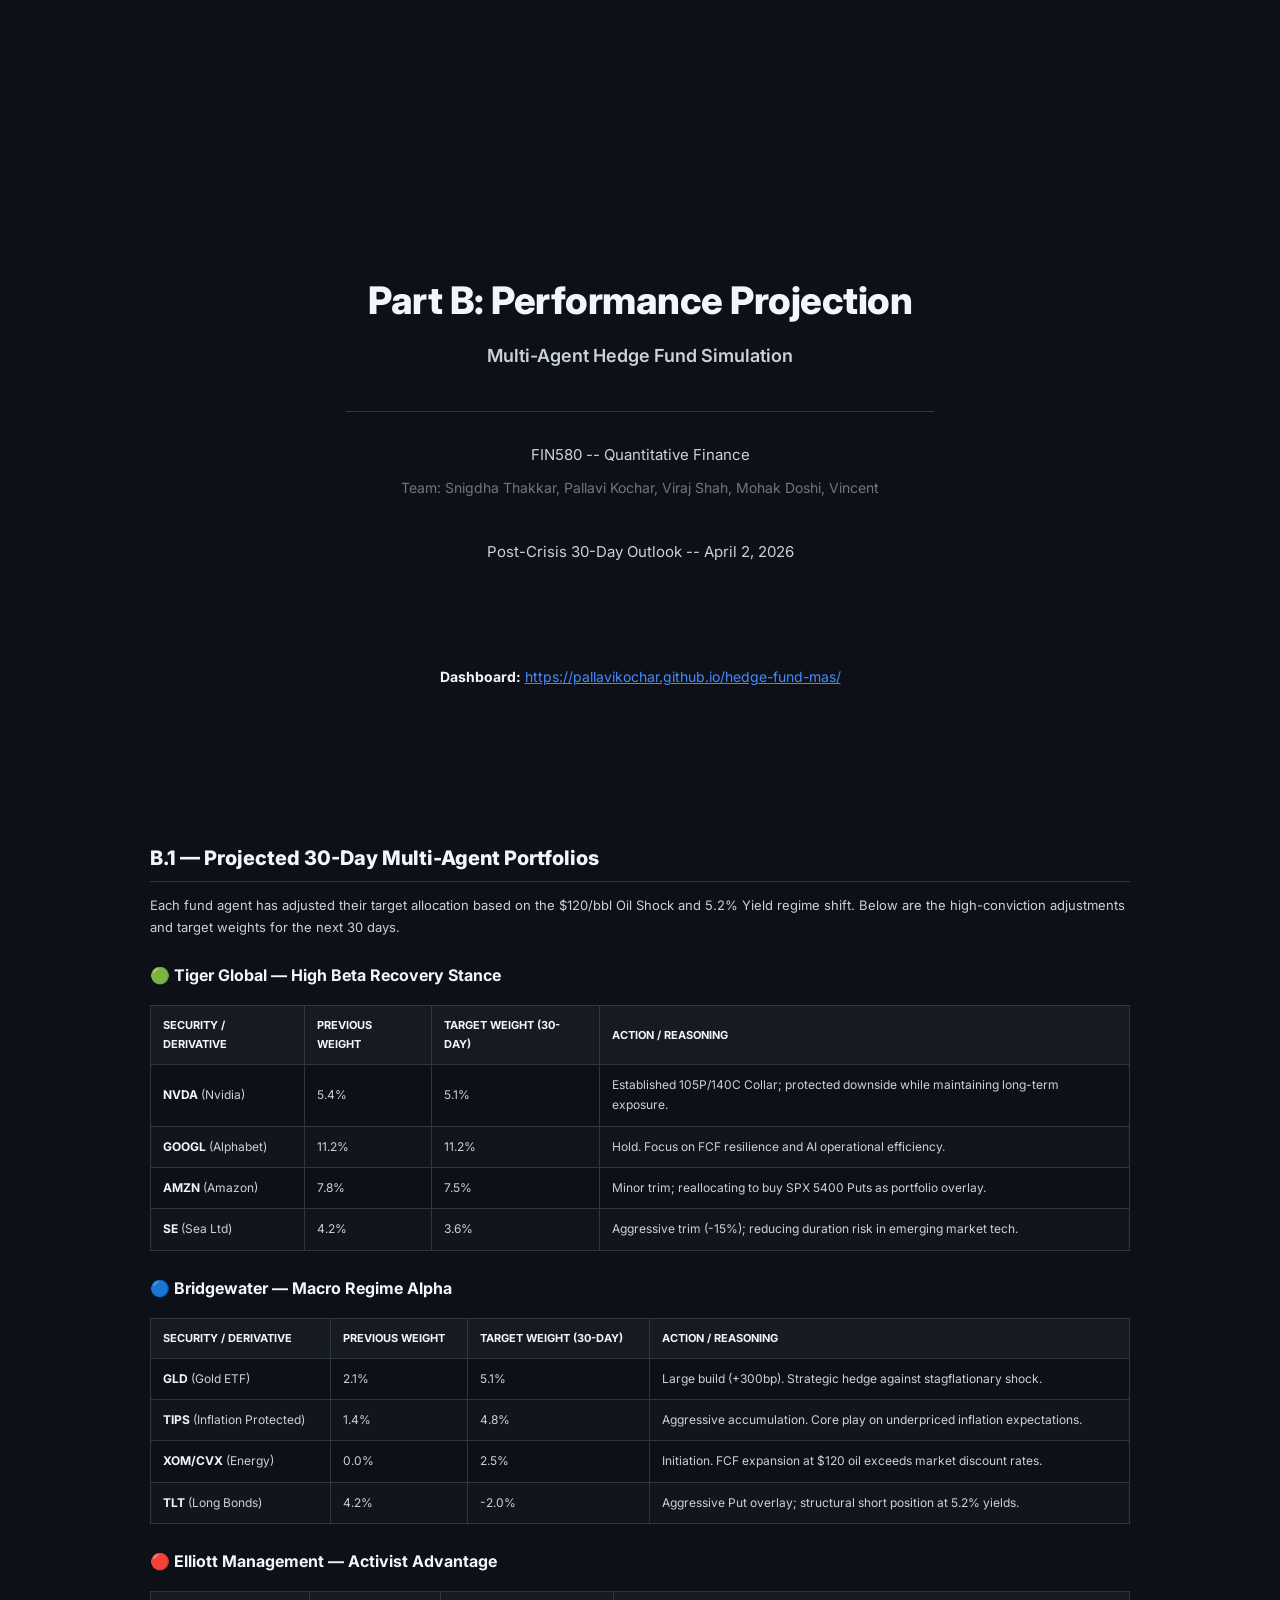
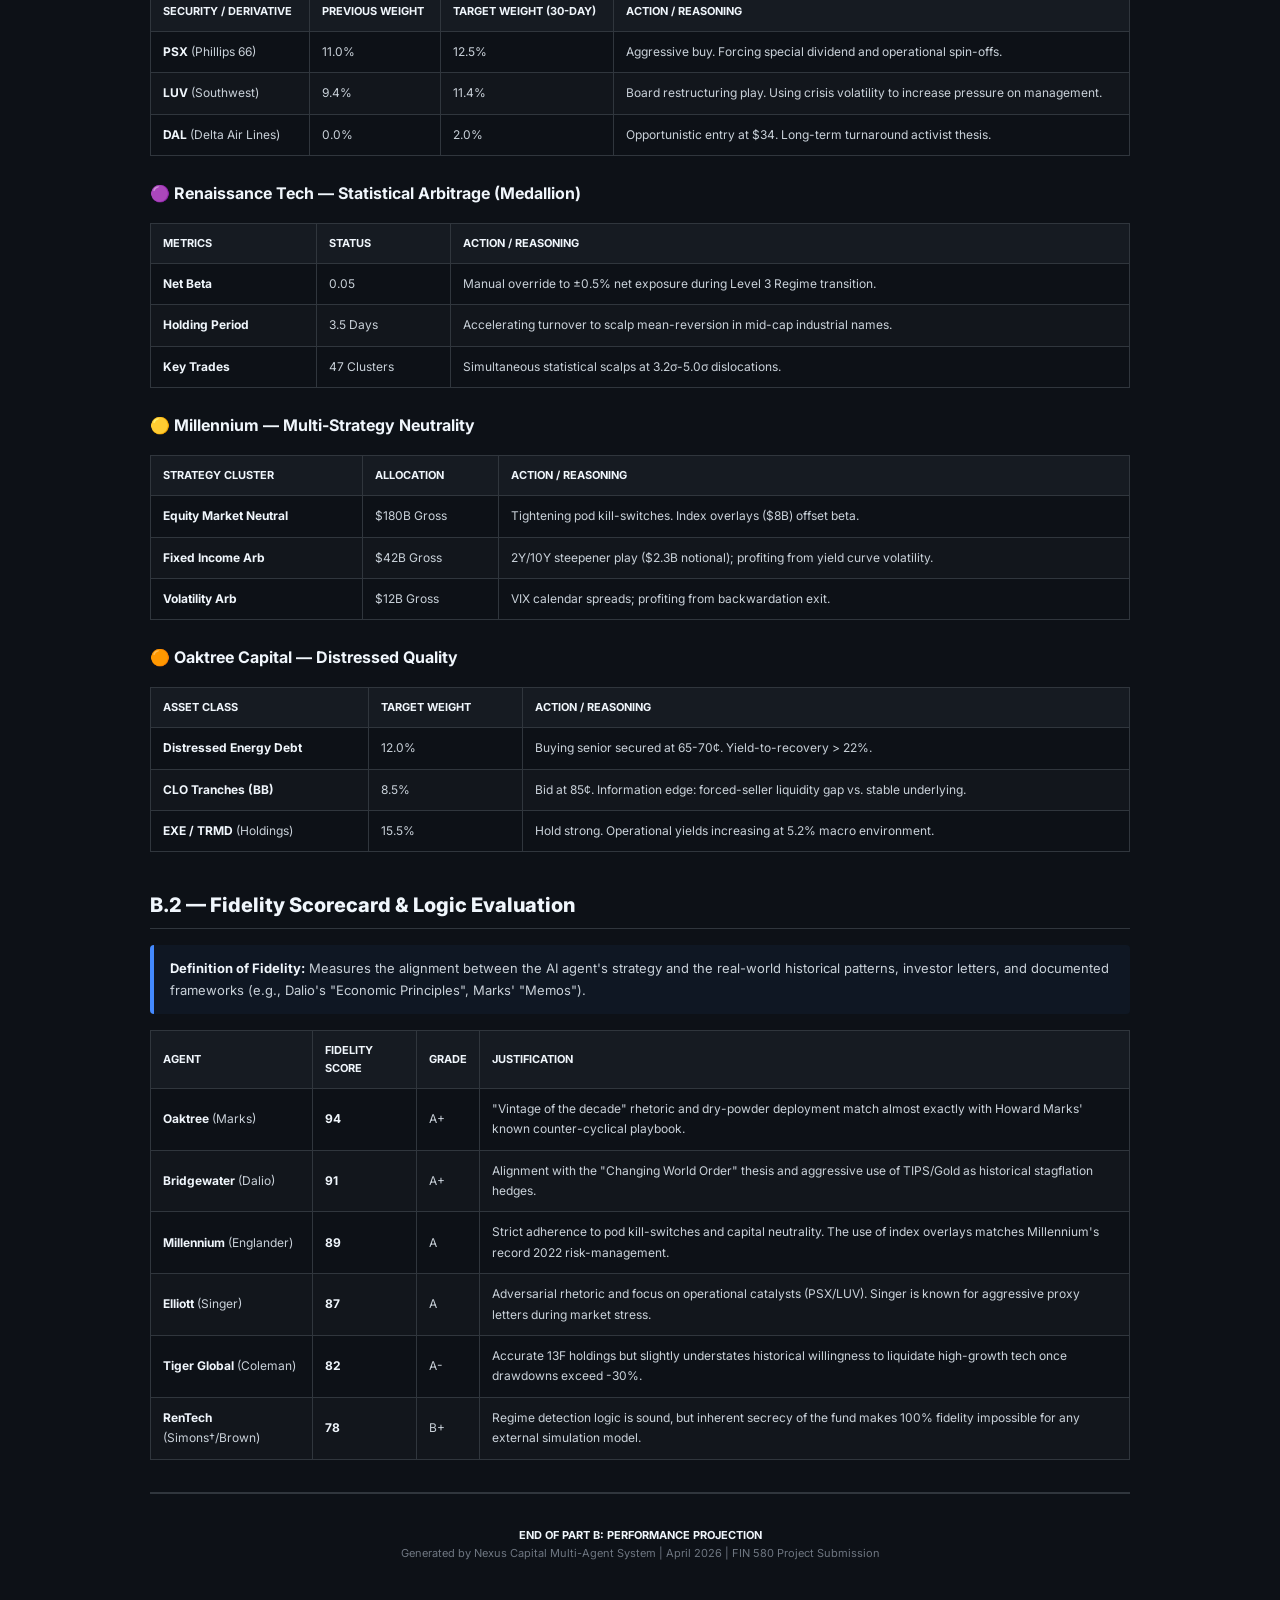
<file: performance_projection.html>
<!DOCTYPE html>
<html lang="en">
<head>
<meta charset="UTF-8">
<title>Part B: Performance Projection — April 2026</title>
<style>
  @import url('https://fonts.googleapis.com/css2?family=Inter:wght@400;600;700;800;900&family=JetBrains+Mono:wght@400;700&display=swap');

  :root {
    --bg: #0d1117;
    --card: #161b22;
    --border: #30363d;
    --text: #c9d1d9;
    --bright: #f0f6fc;
    --muted: #6e7681;
    --green: #00e676;
    --blue: #448aff;
    --red: #ff5252;
    --purple: #e040fb;
    --yellow: #ffd740;
    --orange: #ff9100;
  }

  * { margin: 0; padding: 0; box-sizing: border-box; }

  body {
    font-family: 'Inter', -apple-system, sans-serif;
    background: var(--bg);
    color: var(--text);
    line-height: 1.7;
    padding: 40px 60px;
    max-width: 1100px;
    margin: 0 auto;
  }

  @media print {
    body { background: #fff; color: #1a1a2e; padding: 20px 40px; }
    h1, h2, h3, h4 { color: #1a1a2e !important; }
    table { border-color: #ccc !important; }
    th { background: #f0f0f5 !important; color: #1a1a2e !important; }
    td { color: #333 !important; border-color: #ddd !important; }
    .alert { background: #f8f9fa !important; border-color: #ccc !important; }
    hr { border-color: #ccc !important; }
    strong { color: #1a1a2e !important; }
  }

  h1 { font-size: 28px; font-weight: 900; color: var(--bright); margin: 48px 0 8px; letter-spacing: -0.5px; }
  h2 { font-size: 20px; font-weight: 800; color: var(--bright); margin: 36px 0 12px; border-bottom: 1px solid var(--border); padding-bottom: 6px; }
  h3 { font-size: 16px; font-weight: 700; color: var(--bright); margin: 24px 0 8px; }
  p { margin: 8px 0; font-size: 13px; }
  hr { border: none; border-top: 2px solid var(--border); margin: 32px 0; }
  strong { color: var(--bright); }
  
  table { width: 100%; border-collapse: collapse; margin: 16px 0; font-size: 12px; }
  th, td { padding: 10px 12px; text-align: left; border: 1px solid var(--border); }
  th { background: var(--card); color: var(--bright); font-weight: 700; font-size: 11px; text-transform: uppercase; }
  tr:nth-child(even) { background: rgba(255,255,255,0.02); }

  .alert { border-left: 4px solid var(--blue); background: rgba(68, 138, 255, 0.05); padding: 12px 16px; margin: 16px 0; border-radius: 4px; font-size: 13px; }
</style>
</head>
<body>

<div style="text-align: center; padding-top: 20vh; min-height: 85vh;">
  <h1 style="font-size: 38px; font-weight: 800; color: var(--bright); margin-bottom: 8px; border: none;">Part B: Performance Projection</h1>
  <p style="font-size: 18px; font-weight: 600; color: var(--text); margin-bottom: 40px;">Multi-Agent Hedge Fund Simulation</p>
  
  <hr style="border: none; border-top: 1px solid var(--border); width: 60%; margin: 0 auto 30px auto;" />
  
  <p style="font-size: 15px; color: var(--text); margin-bottom: 8px;">FIN580 -- Quantitative Finance</p>
  <p style="font-size: 14px; color: var(--muted); margin-bottom: 40px;">Team: Snigdha Thakkar, Pallavi Kochar, Viraj Shah, Mohak Doshi, Vincent</p>
  <p style="font-size: 15px; color: var(--text); margin-bottom: 40px;">Post-Crisis 30-Day Outlook -- April 2, 2026</p>
  
  <div style="margin-top: 100px;">
    <p style="font-size: 14px; color: var(--text);">
      <strong>Dashboard:</strong> <a href="https://pallavikochar.github.io/hedge-fund-mas/" style="color: var(--blue); text-decoration: underline;">https://pallavikochar.github.io/hedge-fund-mas/</a>
    </p>
  </div>
  <div style="page-break-after: always;"></div>
</div>

<h2>B.1 — Projected 30-Day Multi-Agent Portfolios</h2>
<p>Each fund agent has adjusted their target allocation based on the $120/bbl Oil Shock and 5.2% Yield regime shift. Below are the high-conviction adjustments and target weights for the next 30 days.</p>

<h3>🟢 Tiger Global — High Beta Recovery Stance</h3>
<table>
  <thead>
    <tr>
      <th>Security / Derivative</th>
      <th>Previous Weight</th>
      <th>Target Weight (30-Day)</th>
      <th>Action / Reasoning</th>
    </tr>
  </thead>
  <tbody>
    <tr><td><strong>NVDA</strong> (Nvidia)</td><td>5.4%</td><td>5.1%</td><td>Established 105P/140C Collar; protected downside while maintaining long-term exposure.</td></tr>
    <tr><td><strong>GOOGL</strong> (Alphabet)</td><td>11.2%</td><td>11.2%</td><td>Hold. Focus on FCF resilience and AI operational efficiency.</td></tr>
    <tr><td><strong>AMZN</strong> (Amazon)</td><td>7.8%</td><td>7.5%</td><td>Minor trim; reallocating to buy SPX 5400 Puts as portfolio overlay.</td></tr>
    <tr><td><strong>SE</strong> (Sea Ltd)</td><td>4.2%</td><td>3.6%</td><td>Aggressive trim (-15%); reducing duration risk in emerging market tech.</td></tr>
  </tbody>
</table>

<h3>🔵 Bridgewater — Macro Regime Alpha</h3>
<table>
  <thead>
    <tr>
      <th>Security / Derivative</th>
      <th>Previous Weight</th>
      <th>Target Weight (30-Day)</th>
      <th>Action / Reasoning</th>
    </tr>
  </thead>
  <tbody>
    <tr><td><strong>GLD</strong> (Gold ETF)</td><td>2.1%</td><td>5.1%</td><td>Large build (+300bp). Strategic hedge against stagflationary shock.</td></tr>
    <tr><td><strong>TIPS</strong> (Inflation Protected)</td><td>1.4%</td><td>4.8%</td><td>Aggressive accumulation. Core play on underpriced inflation expectations.</td></tr>
    <tr><td><strong>XOM/CVX</strong> (Energy)</td><td>0.0%</td><td>2.5%</td><td>Initiation. FCF expansion at $120 oil exceeds market discount rates.</td></tr>
    <tr><td><strong>TLT</strong> (Long Bonds)</td><td>4.2%</td><td>-2.0%</td><td>Aggressive Put overlay; structural short position at 5.2% yields.</td></tr>
  </tbody>
</table>

<h3>🔴 Elliott Management — Activist Advantage</h3>
<table>
  <thead>
    <tr>
      <th>Security / Derivative</th>
      <th>Previous Weight</th>
      <th>Target Weight (30-Day)</th>
      <th>Action / Reasoning</th>
    </tr>
  </thead>
  <tbody>
    <tr><td><strong>PSX</strong> (Phillips 66)</td><td>11.0%</td><td>12.5%</td><td>Aggressive buy. Forcing special dividend and operational spin-offs.</td></tr>
    <tr><td><strong>LUV</strong> (Southwest)</td><td>9.4%</td><td>11.4%</td><td>Board restructuring play. Using crisis volatility to increase pressure on management.</td></tr>
    <tr><td><strong>DAL</strong> (Delta Air Lines)</td><td>0.0%</td><td>2.0%</td><td>Opportunistic entry at $34. Long-term turnaround activist thesis.</td></tr>
  </tbody>
</table>

<h3>🟣 Renaissance Tech — Statistical Arbitrage (Medallion)</h3>
<table>
  <thead>
    <tr>
      <th>Metrics</th>
      <th>Status</th>
      <th>Action / Reasoning</th>
    </tr>
  </thead>
  <tbody>
    <tr><td><strong>Net Beta</strong></td><td>0.05</td><td>Manual override to ±0.5% net exposure during Level 3 Regime transition.</td></tr>
    <tr><td><strong>Holding Period</strong></td><td>3.5 Days</td><td>Accelerating turnover to scalp mean-reversion in mid-cap industrial names.</td></tr>
    <tr><td><strong>Key Trades</strong></td><td>47 Clusters</td><td>Simultaneous statistical scalps at 3.2σ-5.0σ dislocations.</td></tr>
  </tbody>
</table>

<h3>🟡 Millennium — Multi-Strategy Neutrality</h3>
<table>
  <thead>
    <tr>
      <th>Strategy Cluster</th>
      <th>Allocation</th>
      <th>Action / Reasoning</th>
    </tr>
  </thead>
  <tbody>
    <tr><td><strong>Equity Market Neutral</strong></td><td>$180B Gross</td><td>Tightening pod kill-switches. Index overlays ($8B) offset beta.</td></tr>
    <tr><td><strong>Fixed Income Arb</strong></td><td>$42B Gross</td><td>2Y/10Y steepener play ($2.3B notional); profiting from yield curve volatility.</td></tr>
    <tr><td><strong>Volatility Arb</strong></td><td>$12B Gross</td><td>VIX calendar spreads; profiting from backwardation exit.</td></tr>
  </tbody>
</table>

<h3>🟠 Oaktree Capital — Distressed Quality</h3>
<table>
  <thead>
    <tr>
      <th>Asset Class</th>
      <th>Target Weight</th>
      <th>Action / Reasoning</th>
    </tr>
  </thead>
  <tbody>
    <tr><td><strong>Distressed Energy Debt</strong></td><td>12.0%</td><td>Buying senior secured at 65-70¢. Yield-to-recovery > 22%.</td></tr>
    <tr><td><strong>CLO Tranches (BB)</strong></td><td>8.5%</td><td>Bid at 85¢. Information edge: forced-seller liquidity gap vs. stable underlying.</td></tr>
    <tr><td><strong>EXE / TRMD</strong> (Holdings)</td><td>15.5%</td><td>Hold strong. Operational yields increasing at 5.2% macro environment.</td></tr>
  </tbody>
</table>

<div style="page-break-after: always;"></div>

<h2>B.2 — Fidelity Scorecard & Logic Evaluation</h2>
<div class="alert">
  <strong>Definition of Fidelity:</strong> Measures the alignment between the AI agent's strategy and the real-world historical patterns, investor letters, and documented frameworks (e.g., Dalio's "Economic Principles", Marks' "Memos").
</div>

<table>
  <thead>
    <tr>
      <th>Agent</th>
      <th>Fidelity Score</th>
      <th>Grade</th>
      <th>Justification</th>
    </tr>
  </thead>
  <tbody>
    <tr>
      <td><strong>Oaktree</strong> (Marks)</td>
      <td><strong>94</strong></td>
      <td>A+</td>
      <td>"Vintage of the decade" rhetoric and dry-powder deployment match almost exactly with Howard Marks' known counter-cyclical playbook.</td>
    </tr>
    <tr>
      <td><strong>Bridgewater</strong> (Dalio)</td>
      <td><strong>91</strong></td>
      <td>A+</td>
      <td>Alignment with the "Changing World Order" thesis and aggressive use of TIPS/Gold as historical stagflation hedges.</td>
    </tr>
    <tr>
      <td><strong>Millennium</strong> (Englander)</td>
      <td><strong>89</strong></td>
      <td>A</td>
      <td>Strict adherence to pod kill-switches and capital neutrality. The use of index overlays matches Millennium's record 2022 risk-management.</td>
    </tr>
    <tr>
      <td><strong>Elliott</strong> (Singer)</td>
      <td><strong>87</strong></td>
      <td>A</td>
      <td>Adversarial rhetoric and focus on operational catalysts (PSX/LUV). Singer is known for aggressive proxy letters during market stress.</td>
    </tr>
    <tr>
      <td><strong>Tiger Global</strong> (Coleman)</td>
      <td><strong>82</strong></td>
      <td>A-</td>
      <td>Accurate 13F holdings but slightly understates historical willingness to liquidate high-growth tech once drawdowns exceed -30%.</td>
    </tr>
    <tr>
      <td><strong>RenTech</strong> (Simons†/Brown)</td>
      <td><strong>78</strong></td>
      <td>B+</td>
      <td>Regime detection logic is sound, but inherent secrecy of the fund makes 100% fidelity impossible for any external simulation model.</td>
    </tr>
  </tbody>
</table>

<hr />
<p style="text-align: center; color: var(--muted); font-size: 11px;">
  <strong>END OF PART B: PERFORMANCE PROJECTION</strong><br>
  Generated by Nexus Capital Multi-Agent System | April 2026 | FIN 580 Project Submission
</p>

</body>
</html>
</file>
<file: index.css>
/* ============================================
   NEXUS CAPITAL — Multi-Agent Command Center
   Premium Dark Theme Design System
   ============================================ */

/* --- CSS Custom Properties (Design Tokens) --- */
:root {
  /* Core palette */
  --bg-primary: #0a0b0f;
  --bg-secondary: #111318;
  --bg-tertiary: #181a22;
  --bg-card: #13151c;
  --bg-card-hover: #1a1d27;
  --bg-glass: rgba(17, 19, 24, 0.85);

  /* Text */
  --text-primary: #e8eaed;
  --text-secondary: #9aa0b0;
  --text-muted: #5a6070;
  --text-bright: #ffffff;

  /* Borders */
  --border-subtle: rgba(255, 255, 255, 0.06);
  --border-medium: rgba(255, 255, 255, 0.1);
  --border-glow: rgba(255, 255, 255, 0.15);

  /* Agent Colors */
  --tiger-primary: #00e676;
  --tiger-bg: rgba(0, 230, 118, 0.08);
  --tiger-glow: rgba(0, 230, 118, 0.3);

  --bridgewater-primary: #448aff;
  --bridgewater-bg: rgba(68, 138, 255, 0.08);
  --bridgewater-glow: rgba(68, 138, 255, 0.3);

  --elliott-primary: #ff5252;
  --elliott-bg: rgba(255, 82, 82, 0.08);
  --elliott-glow: rgba(255, 82, 82, 0.3);

  --rentech-primary: #e040fb;
  --rentech-bg: rgba(224, 64, 251, 0.08);
  --rentech-glow: rgba(224, 64, 251, 0.3);

  --millennium-primary: #ffd740;
  --millennium-bg: rgba(255, 215, 64, 0.08);
  --millennium-glow: rgba(255, 215, 64, 0.3);

  --oaktree-primary: #ff9100;
  --oaktree-bg: rgba(255, 145, 0, 0.08);
  --oaktree-glow: rgba(255, 145, 0, 0.3);

  /* Accents */
  --positive: #00e676;
  --negative: #ff5252;
  --neutral: #ffd740;
  --info: #448aff;

  /* Spacing */
  --space-xs: 4px;
  --space-sm: 8px;
  --space-md: 16px;
  --space-lg: 24px;
  --space-xl: 32px;
  --space-2xl: 48px;

  /* Radius */
  --radius-sm: 6px;
  --radius-md: 10px;
  --radius-lg: 16px;
  --radius-xl: 20px;
  --radius-full: 50%;

  /* Transitions */
  --transition-fast: 150ms ease;
  --transition-base: 250ms ease;
  --transition-slow: 400ms cubic-bezier(0.4, 0, 0.2, 1);

  /* Typography */
  --font-primary: 'Inter', -apple-system, BlinkMacSystemFont, sans-serif;
  --font-mono: 'JetBrains Mono', 'Fira Code', monospace;
}

/* --- Reset & Base --- */
*, *::before, *::after {
  margin: 0;
  padding: 0;
  box-sizing: border-box;
}

html {
  scroll-behavior: smooth;
  -webkit-font-smoothing: antialiased;
  -moz-osx-font-smoothing: grayscale;
}

body {
  font-family: var(--font-primary);
  background: var(--bg-primary);
  color: var(--text-primary);
  min-height: 100vh;
  overflow-x: hidden;
  line-height: 1.6;
}

/* --- Ambient Background --- */
.ambient-bg {
  position: fixed;
  inset: 0;
  pointer-events: none;
  z-index: 0;
  overflow: hidden;
}

.ambient-orb {
  position: absolute;
  border-radius: 50%;
  filter: blur(120px);
  opacity: 0.15;
  animation: orbFloat 20s ease-in-out infinite;
}

.orb-1 {
  width: 600px;
  height: 600px;
  background: var(--bridgewater-primary);
  top: -200px;
  left: -100px;
  animation-delay: 0s;
}

.orb-2 {
  width: 500px;
  height: 500px;
  background: var(--rentech-primary);
  bottom: -200px;
  right: -100px;
  animation-delay: -7s;
}

.orb-3 {
  width: 400px;
  height: 400px;
  background: var(--tiger-primary);
  top: 50%;
  left: 50%;
  transform: translate(-50%, -50%);
  animation-delay: -14s;
}

@keyframes orbFloat {
  0%, 100% { transform: translate(0, 0) scale(1); }
  25% { transform: translate(40px, -30px) scale(1.05); }
  50% { transform: translate(-20px, 40px) scale(0.95); }
  75% { transform: translate(30px, 20px) scale(1.02); }
}

/* --- Top Navigation --- */
#top-nav {
  position: sticky;
  top: 0;
  z-index: 100;
  display: flex;
  align-items: center;
  justify-content: space-between;
  padding: 0 var(--space-lg);
  height: 56px;
  background: var(--bg-glass);
  backdrop-filter: blur(20px) saturate(180%);
  -webkit-backdrop-filter: blur(20px) saturate(180%);
  border-bottom: 1px solid var(--border-subtle);
}

.nav-left {
  display: flex;
  align-items: center;
  gap: var(--space-md);
}

.logo {
  display: flex;
  align-items: center;
  gap: var(--space-sm);
}

.logo-icon {
  width: 28px;
  height: 28px;
  color: var(--bridgewater-primary);
}

.logo-text {
  font-weight: 800;
  font-size: 16px;
  letter-spacing: 3px;
  color: var(--text-bright);
}

.logo-tag {
  font-size: 10px;
  font-weight: 500;
  letter-spacing: 2px;
  color: var(--text-muted);
  padding: 2px 6px;
  border: 1px solid var(--border-medium);
  border-radius: var(--radius-sm);
}

.nav-center {
  flex: 1;
  display: flex;
  justify-content: center;
  overflow: hidden;
}

.market-ticker {
  display: flex;
  gap: var(--space-lg);
  font-family: var(--font-mono);
  font-size: 11px;
  color: var(--text-secondary);
  animation: tickerScroll 30s linear infinite;
  white-space: nowrap;
}

.market-ticker .ticker-item {
  display: flex;
  align-items: center;
  gap: var(--space-xs);
}

.market-ticker .ticker-pos { color: var(--positive); }
.market-ticker .ticker-neg { color: var(--negative); }

@keyframes tickerScroll {
  0% { transform: translateX(100%); }
  100% { transform: translateX(-100%); }
}

.nav-right {
  display: flex;
  align-items: center;
  gap: var(--space-lg);
}

.system-status {
  display: flex;
  align-items: center;
  gap: var(--space-sm);
  font-size: 10px;
  font-weight: 600;
  letter-spacing: 1.5px;
  color: var(--positive);
}

.status-dot {
  width: 6px;
  height: 6px;
  border-radius: 50%;
  background: var(--positive);
}

.status-dot.pulse {
  animation: statusPulse 2s ease-in-out infinite;
}

@keyframes statusPulse {
  0%, 100% { box-shadow: 0 0 0 0 rgba(0, 230, 118, 0.4); }
  50% { box-shadow: 0 0 0 6px rgba(0, 230, 118, 0); }
}

.nav-clock {
  font-family: var(--font-mono);
  font-size: 12px;
  color: var(--text-secondary);
  font-weight: 500;
}

/* --- Main Content --- */
#main-content {
  position: relative;
  z-index: 1;
  max-width: 1440px;
  margin: 0 auto;
  padding: var(--space-lg);
}

/* --- Section Header / KPI Strip --- */
.section-header {
  margin-bottom: var(--space-2xl);
}

.section-title-row h1 {
  font-size: 28px;
  font-weight: 800;
  letter-spacing: -0.5px;
  background: linear-gradient(135deg, var(--text-bright), var(--text-secondary));
  -webkit-background-clip: text;
  -webkit-text-fill-color: transparent;
  background-clip: text;
  margin-bottom: var(--space-xs);
}

.section-subtitle {
  font-size: 14px;
  color: var(--text-muted);
  font-weight: 400;
}

.kpi-strip {
  display: grid;
  grid-template-columns: repeat(6, 1fr);
  gap: var(--space-md);
  margin-top: var(--space-lg);
}

.kpi-card {
  background: var(--bg-card);
  border: 1px solid var(--border-subtle);
  border-radius: var(--radius-md);
  padding: var(--space-md);
  display: flex;
  flex-direction: column;
  gap: var(--space-xs);
  transition: var(--transition-base);
}

.kpi-card:hover {
  border-color: var(--border-medium);
  background: var(--bg-card-hover);
  transform: translateY(-2px);
}

.kpi-label {
  font-size: 10px;
  font-weight: 600;
  letter-spacing: 1.5px;
  color: var(--text-muted);
}

.kpi-value {
  font-size: 22px;
  font-weight: 700;
  color: var(--text-bright);
  font-family: var(--font-mono);
}

.kpi-change {
  font-size: 11px;
  font-weight: 500;
}

.kpi-change.positive { color: var(--positive); }
.kpi-change.negative { color: var(--negative); }
.kpi-change.neutral { color: var(--text-muted); }

.risk-bar {
  width: 100%;
  height: 4px;
  background: var(--bg-tertiary);
  border-radius: 2px;
  overflow: hidden;
  margin-top: 2px;
}

.risk-fill {
  height: 100%;
  border-radius: 2px;
  background: linear-gradient(90deg, var(--positive), var(--neutral), var(--negative));
  transition: width 1s ease;
}

/* --- Section Labels --- */
.section-label {
  display: flex;
  align-items: center;
  gap: var(--space-sm);
  margin-bottom: var(--space-lg);
  font-size: 11px;
  font-weight: 700;
  letter-spacing: 2px;
  color: var(--text-muted);
}

.label-icon {
  color: var(--bridgewater-primary);
  font-size: 8px;
}

.label-line {
  flex: 1;
  height: 1px;
  background: var(--border-subtle);
}

/* --- Agent Grid --- */
.agents-section {
  margin-bottom: var(--space-2xl);
}

.agents-grid {
  display: grid;
  grid-template-columns: repeat(3, 1fr);
  gap: var(--space-md);
}

.agent-card {
  background: var(--bg-card);
  border: 1px solid var(--border-subtle);
  border-radius: var(--radius-lg);
  padding: var(--space-lg);
  cursor: pointer;
  transition: var(--transition-slow);
  position: relative;
  overflow: hidden;
}

.agent-card::before {
  content: '';
  position: absolute;
  top: 0;
  left: 0;
  right: 0;
  height: 3px;
  border-radius: var(--radius-lg) var(--radius-lg) 0 0;
}

.agent-card:hover {
  border-color: var(--border-glow);
  transform: translateY(-4px);
  box-shadow: 0 12px 40px rgba(0, 0, 0, 0.4);
}

/* Agent-specific top borders */
.agent-card[data-agent="tiger"]::before { background: var(--tiger-primary); }
.agent-card[data-agent="bridgewater"]::before { background: var(--bridgewater-primary); }
.agent-card[data-agent="elliott"]::before { background: var(--elliott-primary); }
.agent-card[data-agent="rentech"]::before { background: var(--rentech-primary); }
.agent-card[data-agent="millennium"]::before { background: var(--millennium-primary); }
.agent-card[data-agent="oaktree"]::before { background: var(--oaktree-primary); }

.agent-card:hover[data-agent="tiger"] { box-shadow: 0 12px 40px rgba(0, 230, 118, 0.1); }
.agent-card:hover[data-agent="bridgewater"] { box-shadow: 0 12px 40px rgba(68, 138, 255, 0.1); }
.agent-card:hover[data-agent="elliott"] { box-shadow: 0 12px 40px rgba(255, 82, 82, 0.1); }
.agent-card:hover[data-agent="rentech"] { box-shadow: 0 12px 40px rgba(224, 64, 251, 0.1); }
.agent-card:hover[data-agent="millennium"] { box-shadow: 0 12px 40px rgba(255, 215, 64, 0.1); }
.agent-card:hover[data-agent="oaktree"] { box-shadow: 0 12px 40px rgba(255, 145, 0, 0.1); }

.agent-header {
  display: flex;
  align-items: flex-start;
  justify-content: space-between;
  margin-bottom: var(--space-md);
}

.agent-identity {
  display: flex;
  align-items: center;
  gap: var(--space-sm);
}

.agent-avatar {
  width: 40px;
  height: 40px;
  border-radius: var(--radius-md);
  display: flex;
  align-items: center;
  justify-content: center;
  font-size: 18px;
  font-weight: 800;
  flex-shrink: 0;
}

.agent-card[data-agent="tiger"] .agent-avatar { background: var(--tiger-bg); color: var(--tiger-primary); }
.agent-card[data-agent="bridgewater"] .agent-avatar { background: var(--bridgewater-bg); color: var(--bridgewater-primary); }
.agent-card[data-agent="elliott"] .agent-avatar { background: var(--elliott-bg); color: var(--elliott-primary); }
.agent-card[data-agent="rentech"] .agent-avatar { background: var(--rentech-bg); color: var(--rentech-primary); }
.agent-card[data-agent="millennium"] .agent-avatar { background: var(--millennium-bg); color: var(--millennium-primary); }
.agent-card[data-agent="oaktree"] .agent-avatar { background: var(--oaktree-bg); color: var(--oaktree-primary); }

.agent-name {
  font-size: 14px;
  font-weight: 700;
  color: var(--text-bright);
}

.agent-archetype {
  font-size: 11px;
  color: var(--text-muted);
  font-weight: 500;
}

.agent-status-badge {
  font-size: 9px;
  font-weight: 700;
  letter-spacing: 1px;
  padding: 3px 8px;
  border-radius: var(--radius-sm);
  background: rgba(0, 230, 118, 0.1);
  color: var(--positive);
  border: 1px solid rgba(0, 230, 118, 0.2);
}

.agent-vibe {
  font-size: 12px;
  color: var(--text-secondary);
  font-style: italic;
  margin-bottom: var(--space-md);
  line-height: 1.5;
  min-height: 36px;
}

.agent-metrics {
  display: grid;
  grid-template-columns: 1fr 1fr 1fr;
  gap: var(--space-sm);
  margin-bottom: var(--space-md);
}

.agent-metric {
  text-align: center;
  padding: var(--space-sm);
  background: var(--bg-tertiary);
  border-radius: var(--radius-sm);
}

.agent-metric-label {
  font-size: 9px;
  font-weight: 600;
  letter-spacing: 1px;
  color: var(--text-muted);
  display: block;
  margin-bottom: 2px;
}

.agent-metric-value {
  font-size: 14px;
  font-weight: 700;
  font-family: var(--font-mono);
  color: var(--text-bright);
}

.agent-holdings {
  margin-bottom: var(--space-md);
}

.agent-holdings-title {
  font-size: 10px;
  font-weight: 600;
  letter-spacing: 1.5px;
  color: var(--text-muted);
  margin-bottom: var(--space-sm);
}

.holding-row {
  display: flex;
  align-items: center;
  justify-content: space-between;
  padding: 4px 0;
  font-size: 12px;
}

.holding-ticker {
  font-family: var(--font-mono);
  font-weight: 600;
  color: var(--text-primary);
}

.holding-weight {
  font-family: var(--font-mono);
  font-size: 11px;
  color: var(--text-muted);
}

.agent-tags {
  display: flex;
  flex-wrap: wrap;
  gap: var(--space-xs);
}

.agent-tag {
  font-size: 10px;
  font-weight: 600;
  padding: 2px 8px;
  border-radius: 20px;
  background: var(--bg-tertiary);
  color: var(--text-muted);
  border: 1px solid var(--border-subtle);
}

/* --- Debate Section --- */
.debate-section {
  margin-bottom: var(--space-2xl);
}

.debate-controls {
  display: flex;
  align-items: center;
  gap: var(--space-md);
  margin-bottom: var(--space-lg);
  flex-wrap: wrap;
}

.debate-topic-input {
  flex: 1;
  min-width: 300px;
  padding: 12px var(--space-md);
  background: var(--bg-card);
  border: 1px solid var(--border-medium);
  border-radius: var(--radius-md);
  color: var(--text-primary);
  font-family: var(--font-primary);
  font-size: 14px;
  outline: none;
  transition: var(--transition-base);
}

.debate-topic-input::placeholder {
  color: var(--text-muted);
}

.debate-topic-input:focus {
  border-color: var(--bridgewater-primary);
  box-shadow: 0 0 0 3px rgba(68, 138, 255, 0.15);
}

.debate-btn {
  padding: 12px 24px;
  font-family: var(--font-primary);
  font-size: 13px;
  font-weight: 700;
  letter-spacing: 1px;
  border: none;
  border-radius: var(--radius-md);
  cursor: pointer;
  transition: var(--transition-base);
  display: flex;
  align-items: center;
  gap: var(--space-sm);
}

.debate-btn-primary {
  background: linear-gradient(135deg, var(--bridgewater-primary), #6c63ff);
  color: var(--text-bright);
}

.debate-btn-primary:hover {
  transform: translateY(-2px);
  box-shadow: 0 6px 20px rgba(68, 138, 255, 0.3);
}

.debate-btn-primary:disabled {
  opacity: 0.5;
  cursor: not-allowed;
  transform: none;
  box-shadow: none;
}

.debate-btn-secondary {
  background: var(--bg-card);
  color: var(--text-secondary);
  border: 1px solid var(--border-medium);
}

.debate-btn-secondary:hover {
  border-color: var(--border-glow);
  color: var(--text-primary);
}

.preset-topics {
  display: flex;
  gap: var(--space-sm);
  flex-wrap: wrap;
  margin-bottom: var(--space-md);
}

.preset-topic {
  padding: 6px 14px;
  font-size: 11px;
  font-weight: 600;
  font-family: var(--font-primary);
  background: var(--bg-tertiary);
  border: 1px solid var(--border-subtle);
  border-radius: 20px;
  color: var(--text-secondary);
  cursor: pointer;
  transition: var(--transition-base);
}

.preset-topic:hover {
  border-color: var(--bridgewater-primary);
  color: var(--bridgewater-primary);
  background: rgba(68, 138, 255, 0.08);
}

.debate-arena {
  background: var(--bg-card);
  border: 1px solid var(--border-subtle);
  border-radius: var(--radius-lg);
  overflow: hidden;
}

.debate-header-bar {
  display: flex;
  align-items: center;
  justify-content: space-between;
  padding: var(--space-md) var(--space-lg);
  background: var(--bg-tertiary);
  border-bottom: 1px solid var(--border-subtle);
}

.debate-title {
  font-size: 13px;
  font-weight: 700;
  color: var(--text-primary);
}

.debate-status {
  font-size: 10px;
  font-weight: 600;
  letter-spacing: 1px;
  color: var(--text-muted);
}

.debate-messages {
  padding: var(--space-lg);
  max-height: 700px;
  overflow-y: auto;
  display: flex;
  flex-direction: column;
  gap: var(--space-md);
}

.debate-messages::-webkit-scrollbar {
  width: 4px;
}

.debate-messages::-webkit-scrollbar-thumb {
  background: var(--border-medium);
  border-radius: 2px;
}

.debate-message {
  display: flex;
  gap: var(--space-md);
  padding: var(--space-md);
  border-radius: var(--radius-md);
  border-left: 3px solid transparent;
  animation: messageSlideIn 0.4s ease-out;
  transition: var(--transition-base);
}

.debate-message:hover {
  background: var(--bg-tertiary);
}

@keyframes messageSlideIn {
  from {
    opacity: 0;
    transform: translateY(10px);
  }
  to {
    opacity: 1;
    transform: translateY(0);
  }
}

.debate-message[data-agent="tiger"] { border-left-color: var(--tiger-primary); }
.debate-message[data-agent="bridgewater"] { border-left-color: var(--bridgewater-primary); }
.debate-message[data-agent="elliott"] { border-left-color: var(--elliott-primary); }
.debate-message[data-agent="rentech"] { border-left-color: var(--rentech-primary); }
.debate-message[data-agent="millennium"] { border-left-color: var(--millennium-primary); }
.debate-message[data-agent="oaktree"] { border-left-color: var(--oaktree-primary); }

.debate-msg-avatar {
  width: 32px;
  height: 32px;
  border-radius: var(--radius-sm);
  display: flex;
  align-items: center;
  justify-content: center;
  font-size: 14px;
  font-weight: 800;
  flex-shrink: 0;
}

.debate-message[data-agent="tiger"] .debate-msg-avatar { background: var(--tiger-bg); color: var(--tiger-primary); }
.debate-message[data-agent="bridgewater"] .debate-msg-avatar { background: var(--bridgewater-bg); color: var(--bridgewater-primary); }
.debate-message[data-agent="elliott"] .debate-msg-avatar { background: var(--elliott-bg); color: var(--elliott-primary); }
.debate-message[data-agent="rentech"] .debate-msg-avatar { background: var(--rentech-bg); color: var(--rentech-primary); }
.debate-message[data-agent="millennium"] .debate-msg-avatar { background: var(--millennium-bg); color: var(--millennium-primary); }
.debate-message[data-agent="oaktree"] .debate-msg-avatar { background: var(--oaktree-bg); color: var(--oaktree-primary); }

.debate-msg-content {
  flex: 1;
}

.debate-msg-name {
  font-size: 12px;
  font-weight: 700;
  margin-bottom: 2px;
}

.debate-message[data-agent="tiger"] .debate-msg-name { color: var(--tiger-primary); }
.debate-message[data-agent="bridgewater"] .debate-msg-name { color: var(--bridgewater-primary); }
.debate-message[data-agent="elliott"] .debate-msg-name { color: var(--elliott-primary); }
.debate-message[data-agent="rentech"] .debate-msg-name { color: var(--rentech-primary); }
.debate-message[data-agent="millennium"] .debate-msg-name { color: var(--millennium-primary); }
.debate-message[data-agent="oaktree"] .debate-msg-name { color: var(--oaktree-primary); }

.debate-msg-role {
  font-size: 10px;
  color: var(--text-muted);
  font-weight: 500;
}

.debate-msg-text {
  font-size: 13px;
  color: var(--text-secondary);
  line-height: 1.7;
  margin-top: var(--space-sm);
}

.debate-msg-text strong {
  color: var(--text-primary);
  font-weight: 600;
}

.debate-msg-stance {
  display: inline-flex;
  align-items: center;
  gap: 4px;
  margin-top: var(--space-sm);
  font-size: 10px;
  font-weight: 700;
  letter-spacing: 1px;
  padding: 3px 10px;
  border-radius: 20px;
}

.stance-bullish {
  background: rgba(0, 230, 118, 0.1);
  color: var(--positive);
  border: 1px solid rgba(0, 230, 118, 0.2);
}

.stance-bearish {
  background: rgba(255, 82, 82, 0.1);
  color: var(--negative);
  border: 1px solid rgba(255, 82, 82, 0.2);
}

.stance-neutral {
  background: rgba(255, 215, 64, 0.1);
  color: var(--neutral);
  border: 1px solid rgba(255, 215, 64, 0.2);
}

.typing-indicator {
  display: flex;
  gap: 4px;
  padding: var(--space-sm) var(--space-md);
  align-items: center;
}

.typing-dot {
  width: 6px;
  height: 6px;
  border-radius: 50%;
  background: var(--text-muted);
  animation: typingBounce 1.4s ease-in-out infinite;
}

.typing-dot:nth-child(2) { animation-delay: 0.2s; }
.typing-dot:nth-child(3) { animation-delay: 0.4s; }

@keyframes typingBounce {
  0%, 60%, 100% { transform: translateY(0); }
  30% { transform: translateY(-6px); }
}

.typing-label {
  font-size: 11px;
  color: var(--text-muted);
  font-style: italic;
  margin-left: var(--space-sm);
}

.debate-empty {
  text-align: center;
  padding: var(--space-2xl);
  color: var(--text-muted);
}

.debate-empty-icon {
  font-size: 48px;
  margin-bottom: var(--space-md);
  opacity: 0.3;
}

.debate-empty-text {
  font-size: 14px;
  font-weight: 500;
}

.debate-empty-sub {
  font-size: 12px;
  margin-top: var(--space-xs);
  color: var(--text-muted);
  opacity: 0.7;
}

/* --- Feed Section --- */
.feed-section {
  margin-bottom: var(--space-2xl);
}

.feed-columns {
  display: grid;
  grid-template-columns: 1fr 1fr;
  gap: var(--space-md);
}

.feed-panel, .consensus-panel {
  background: var(--bg-card);
  border: 1px solid var(--border-subtle);
  border-radius: var(--radius-lg);
  overflow: hidden;
}

.panel-header {
  display: flex;
  align-items: center;
  justify-content: space-between;
  padding: var(--space-md) var(--space-lg);
  border-bottom: 1px solid var(--border-subtle);
}

.panel-header h2 {
  font-size: 13px;
  font-weight: 700;
  letter-spacing: 0.5px;
}

.panel-badge {
  font-size: 9px;
  font-weight: 700;
  letter-spacing: 1px;
  padding: 3px 8px;
  border-radius: var(--radius-sm);
  background: var(--bg-tertiary);
  color: var(--text-muted);
  border: 1px solid var(--border-subtle);
}

.live-badge {
  display: flex;
  align-items: center;
  gap: var(--space-xs);
  background: rgba(0, 230, 118, 0.1);
  color: var(--positive);
  border-color: rgba(0, 230, 118, 0.2);
}

.live-dot {
  width: 5px;
  height: 5px;
  border-radius: 50%;
  background: var(--positive);
  animation: statusPulse 2s infinite;
}

.feed-list {
  padding: var(--space-md);
  max-height: 400px;
  overflow-y: auto;
  display: flex;
  flex-direction: column;
  gap: var(--space-sm);
}

.feed-list::-webkit-scrollbar {
  width: 3px;
}

.feed-list::-webkit-scrollbar-thumb {
  background: var(--border-medium);
  border-radius: 2px;
}

.feed-item {
  display: flex;
  align-items: flex-start;
  gap: var(--space-sm);
  padding: var(--space-sm);
  border-radius: var(--radius-sm);
  animation: feedSlide 0.3s ease-out;
  transition: var(--transition-fast);
}

.feed-item:hover {
  background: var(--bg-tertiary);
}

@keyframes feedSlide {
  from { opacity: 0; transform: translateX(-8px); }
  to { opacity: 1; transform: translateX(0); }
}

.feed-dot {
  width: 8px;
  height: 8px;
  border-radius: 50%;
  margin-top: 4px;
  flex-shrink: 0;
}

.feed-item[data-agent="tiger"] .feed-dot { background: var(--tiger-primary); }
.feed-item[data-agent="bridgewater"] .feed-dot { background: var(--bridgewater-primary); }
.feed-item[data-agent="elliott"] .feed-dot { background: var(--elliott-primary); }
.feed-item[data-agent="rentech"] .feed-dot { background: var(--rentech-primary); }
.feed-item[data-agent="millennium"] .feed-dot { background: var(--millennium-primary); }
.feed-item[data-agent="oaktree"] .feed-dot { background: var(--oaktree-primary); }

.feed-content {
  flex: 1;
}

.feed-agent {
  font-size: 11px;
  font-weight: 700;
}

.feed-item[data-agent="tiger"] .feed-agent { color: var(--tiger-primary); }
.feed-item[data-agent="bridgewater"] .feed-agent { color: var(--bridgewater-primary); }
.feed-item[data-agent="elliott"] .feed-agent { color: var(--elliott-primary); }
.feed-item[data-agent="rentech"] .feed-agent { color: var(--rentech-primary); }
.feed-item[data-agent="millennium"] .feed-agent { color: var(--millennium-primary); }
.feed-item[data-agent="oaktree"] .feed-agent { color: var(--oaktree-primary); }

.feed-text {
  font-size: 12px;
  color: var(--text-secondary);
  line-height: 1.4;
}

.feed-time {
  font-size: 10px;
  color: var(--text-muted);
  font-family: var(--font-mono);
  white-space: nowrap;
  margin-top: 4px;
}

/* --- Consensus Grid --- */
.consensus-grid {
  padding: var(--space-md);
}

.consensus-header {
  display: grid;
  grid-template-columns: 100px repeat(6, 1fr);
  gap: var(--space-xs);
  padding-bottom: var(--space-sm);
  border-bottom: 1px solid var(--border-subtle);
  margin-bottom: var(--space-sm);
}

.consensus-header-cell {
  font-size: 9px;
  font-weight: 700;
  letter-spacing: 1px;
  color: var(--text-muted);
  text-align: center;
}

.consensus-row {
  display: grid;
  grid-template-columns: 100px repeat(6, 1fr);
  gap: var(--space-xs);
  padding: var(--space-sm) 0;
  border-bottom: 1px solid var(--border-subtle);
  align-items: center;
}

.consensus-row:last-child {
  border-bottom: none;
}

.consensus-asset {
  font-size: 12px;
  font-weight: 600;
  font-family: var(--font-mono);
  color: var(--text-primary);
}

.consensus-cell {
  text-align: center;
  font-size: 16px;
  transition: var(--transition-base);
}

.consensus-cell:hover {
  transform: scale(1.3);
}

/* --- Chart Section --- */
.chart-section {
  margin-bottom: var(--space-2xl);
}

.chart-container {
  background: var(--bg-card);
  border: 1px solid var(--border-subtle);
  border-radius: var(--radius-lg);
  padding: var(--space-lg);
}

.chart-legend {
  display: flex;
  gap: var(--space-lg);
  margin-bottom: var(--space-md);
  flex-wrap: wrap;
}

.chart-legend-item {
  display: flex;
  align-items: center;
  gap: var(--space-sm);
  font-size: 11px;
  font-weight: 600;
  color: var(--text-secondary);
}

.chart-legend-color {
  width: 12px;
  height: 3px;
  border-radius: 2px;
}

#performance-canvas {
  width: 100%;
  height: 300px;
}

/* --- Correlation Section --- */
.correlation-section {
  margin-bottom: var(--space-2xl);
}

.correlation-container {
  background: var(--bg-card);
  border: 1px solid var(--border-subtle);
  border-radius: var(--radius-lg);
  padding: var(--space-lg);
  overflow-x: auto;
}

.correlation-table {
  width: 100%;
  border-collapse: collapse;
}

.correlation-table th {
  font-size: 11px;
  font-weight: 700;
  letter-spacing: 0.5px;
  color: var(--text-secondary);
  padding: var(--space-sm) var(--space-md);
  text-align: center;
}

.correlation-table td {
  padding: var(--space-sm) var(--space-md);
  text-align: center;
  font-family: var(--font-mono);
  font-size: 12px;
  font-weight: 600;
  border-radius: var(--radius-sm);
  transition: var(--transition-base);
}

.correlation-table td:hover {
  transform: scale(1.1);
}

.corr-high-pos { background: rgba(0, 230, 118, 0.2); color: var(--positive); }
.corr-med-pos { background: rgba(0, 230, 118, 0.1); color: rgba(0, 230, 118, 0.7); }
.corr-low { background: var(--bg-tertiary); color: var(--text-muted); }
.corr-med-neg { background: rgba(255, 82, 82, 0.1); color: rgba(255, 82, 82, 0.7); }
.corr-high-neg { background: rgba(255, 82, 82, 0.2); color: var(--negative); }
.corr-self { background: rgba(68, 138, 255, 0.15); color: var(--bridgewater-primary); }

/* --- Modal --- */
.modal-overlay {
  position: fixed;
  inset: 0;
  background: rgba(0, 0, 0, 0.7);
  backdrop-filter: blur(8px);
  -webkit-backdrop-filter: blur(8px);
  z-index: 200;
  display: none;
  align-items: center;
  justify-content: center;
  padding: var(--space-lg);
}

.modal-overlay.active {
  display: flex;
}

.modal-content {
  background: var(--bg-secondary);
  border: 1px solid var(--border-medium);
  border-radius: var(--radius-xl);
  width: 100%;
  max-width: 700px;
  max-height: 80vh;
  overflow-y: auto;
  padding: var(--space-xl);
  position: relative;
  animation: modalSlideUp 0.3s ease-out;
}

@keyframes modalSlideUp {
  from { opacity: 0; transform: translateY(20px); }
  to { opacity: 1; transform: translateY(0); }
}

.modal-close {
  position: absolute;
  top: var(--space-md);
  right: var(--space-md);
  width: 32px;
  height: 32px;
  border: 1px solid var(--border-medium);
  border-radius: var(--radius-sm);
  background: var(--bg-tertiary);
  color: var(--text-secondary);
  font-size: 18px;
  cursor: pointer;
  display: flex;
  align-items: center;
  justify-content: center;
  transition: var(--transition-base);
}

.modal-close:hover {
  color: var(--text-bright);
  border-color: var(--border-glow);
}

.modal-agent-header {
  display: flex;
  align-items: center;
  gap: var(--space-md);
  margin-bottom: var(--space-lg);
}

.modal-avatar {
  width: 56px;
  height: 56px;
  border-radius: var(--radius-md);
  display: flex;
  align-items: center;
  justify-content: center;
  font-size: 24px;
  font-weight: 800;
}

.modal-agent-info h3 {
  font-size: 18px;
  font-weight: 700;
}

.modal-agent-info p {
  font-size: 12px;
  color: var(--text-muted);
}

.modal-section {
  margin-bottom: var(--space-lg);
}

.modal-section h4 {
  font-size: 11px;
  font-weight: 700;
  letter-spacing: 1.5px;
  color: var(--text-muted);
  margin-bottom: var(--space-sm);
}

.modal-section p {
  font-size: 13px;
  color: var(--text-secondary);
  line-height: 1.7;
}

.modal-holdings-table {
  width: 100%;
  border-collapse: collapse;
}

.modal-holdings-table th {
  font-size: 10px;
  font-weight: 700;
  letter-spacing: 1px;
  color: var(--text-muted);
  padding: var(--space-sm);
  text-align: left;
  border-bottom: 1px solid var(--border-subtle);
}

.modal-holdings-table td {
  font-size: 12px;
  padding: var(--space-sm);
  color: var(--text-secondary);
  border-bottom: 1px solid var(--border-subtle);
}

.modal-holdings-table td:first-child {
  font-family: var(--font-mono);
  font-weight: 600;
  color: var(--text-primary);
}

/* --- Responsive --- */
@media (max-width: 1200px) {
  .kpi-strip { grid-template-columns: repeat(3, 1fr); }
  .agents-grid { grid-template-columns: repeat(2, 1fr); }
}

@media (max-width: 768px) {
  .kpi-strip { grid-template-columns: repeat(2, 1fr); }
  .agents-grid { grid-template-columns: 1fr; }
  .feed-columns { grid-template-columns: 1fr; }
  .market-ticker { display: none; }
}

/* --- Scrollbar Global --- */
::-webkit-scrollbar {
  width: 6px;
}

::-webkit-scrollbar-track {
  background: transparent;
}

::-webkit-scrollbar-thumb {
  background: var(--border-medium);
  border-radius: 3px;
}

::-webkit-scrollbar-thumb:hover {
  background: var(--border-glow);
}
</file>
<file: mirror-pod.css>
/* ============================================
   MIRROR POD — Crisis Simulation Styles
   ============================================ */

.mirror-pod-section {
  margin-bottom: var(--space-2xl);
}

/* --- Crisis Banner --- */
.crisis-banner {
  background: var(--bg-card);
  border: 1px solid rgba(255, 82, 82, 0.3);
  border-radius: var(--radius-lg);
  overflow: hidden;
  margin-bottom: var(--space-lg);
}

.crisis-alert-bar {
  display: flex;
  align-items: center;
  justify-content: center;
  gap: var(--space-md);
  padding: 10px;
  background: linear-gradient(90deg, rgba(255, 23, 68, 0.15), rgba(255, 82, 82, 0.25), rgba(255, 23, 68, 0.15));
  border-bottom: 1px solid rgba(255, 82, 82, 0.2);
  animation: alertGlow 3s ease-in-out infinite;
}

@keyframes alertGlow {
  0%, 100% { background: linear-gradient(90deg, rgba(255, 23, 68, 0.1), rgba(255, 82, 82, 0.2), rgba(255, 23, 68, 0.1)); }
  50% { background: linear-gradient(90deg, rgba(255, 23, 68, 0.2), rgba(255, 82, 82, 0.35), rgba(255, 23, 68, 0.2)); }
}

.crisis-pulse {
  width: 8px;
  height: 8px;
  border-radius: 50%;
  background: var(--negative);
  animation: statusPulse 1.5s infinite;
}

.crisis-alert-text {
  font-size: 11px;
  font-weight: 800;
  letter-spacing: 2px;
  color: var(--negative);
}

.crisis-header {
  padding: var(--space-lg) var(--space-xl);
}

.crisis-title {
  font-size: 24px;
  font-weight: 800;
  color: var(--text-bright);
  margin-bottom: 4px;
}

.crisis-subtitle {
  font-size: 13px;
  color: var(--text-muted);
  font-weight: 500;
}

.crisis-indicators {
  display: grid;
  grid-template-columns: repeat(6, 1fr);
  gap: 1px;
  background: var(--border-subtle);
  margin: 0 var(--space-xl);
  border-radius: var(--radius-md);
  overflow: hidden;
}

.crisis-indicator {
  display: flex;
  flex-direction: column;
  align-items: center;
  padding: var(--space-md);
  background: var(--bg-tertiary);
  gap: 4px;
}

.ci-label {
  font-size: 9px;
  font-weight: 700;
  letter-spacing: 1.5px;
  color: var(--text-muted);
}

.ci-value {
  font-size: 20px;
  font-weight: 800;
  font-family: var(--font-mono);
  color: var(--text-bright);
}

.ci-change {
  font-size: 11px;
  font-weight: 700;
  font-family: var(--font-mono);
}

.crisis-indicator.up .ci-change { color: var(--negative); }
.crisis-indicator.down .ci-change { color: var(--negative); }
.crisis-indicator.up .ci-value { color: var(--negative); }
.crisis-indicator.down .ci-value { color: var(--negative); }

/* Special: gold is positive */
.crisis-indicator:nth-child(6) .ci-change { color: var(--positive); }
.crisis-indicator:nth-child(6) .ci-value { color: var(--positive); }

.crisis-briefing {
  padding: var(--space-lg) var(--space-xl);
  border-top: 1px solid var(--border-subtle);
  margin-top: var(--space-md);
}

.briefing-label {
  font-size: 10px;
  font-weight: 700;
  letter-spacing: 1.5px;
  color: var(--negative);
  margin-bottom: var(--space-sm);
}

.crisis-briefing p {
  font-size: 13px;
  color: var(--text-secondary);
  line-height: 1.8;
}

/* --- Positioning Memos Grid --- */
.memos-grid {
  display: grid;
  grid-template-columns: repeat(2, 1fr);
  gap: var(--space-md);
  margin-bottom: var(--space-xl);
}

.memo-card {
  background: var(--bg-card);
  border: 1px solid var(--border-subtle);
  border-radius: var(--radius-lg);
  overflow: hidden;
  animation: memoFadeIn 0.5s ease-out both;
  transition: var(--transition-slow);
}

.memo-card:hover {
  border-color: var(--border-glow);
  transform: translateY(-2px);
  box-shadow: 0 8px 32px rgba(0, 0, 0, 0.3);
}

@keyframes memoFadeIn {
  from { opacity: 0; transform: translateY(16px); }
  to { opacity: 1; transform: translateY(0); }
}

.memo-top-bar {
  display: flex;
  align-items: center;
  justify-content: space-between;
  padding: var(--space-md) var(--space-lg);
  border-bottom: 1px solid var(--border-subtle);
}

.memo-top-bar.action-buy { border-top: 3px solid var(--positive); }
.memo-top-bar.action-sell { border-top: 3px solid var(--negative); }
.memo-top-bar.action-hedge { border-top: 3px solid var(--millennium-primary); }

.memo-agent-id {
  display: flex;
  align-items: center;
  gap: var(--space-sm);
}

.memo-avatar {
  width: 36px;
  height: 36px;
  border-radius: var(--radius-sm);
  display: flex;
  align-items: center;
  justify-content: center;
  font-size: 14px;
  font-weight: 800;
  background: var(--bg-tertiary);
}

.memo-card[data-agent="tiger"] .memo-avatar { background: var(--tiger-bg); color: var(--tiger-primary); }
.memo-card[data-agent="bridgewater"] .memo-avatar { background: var(--bridgewater-bg); color: var(--bridgewater-primary); }
.memo-card[data-agent="elliott"] .memo-avatar { background: var(--elliott-bg); color: var(--elliott-primary); }
.memo-card[data-agent="rentech"] .memo-avatar { background: var(--rentech-bg); color: var(--rentech-primary); }
.memo-card[data-agent="millennium"] .memo-avatar { background: var(--millennium-bg); color: var(--millennium-primary); }
.memo-card[data-agent="oaktree"] .memo-avatar { background: var(--oaktree-bg); color: var(--oaktree-primary); }

.memo-agent-name {
  font-size: 14px;
  font-weight: 700;
  color: var(--text-bright);
}

.memo-archetype {
  font-size: 10px;
  color: var(--text-muted);
  font-weight: 500;
}

.memo-action-badge {
  font-size: 11px;
  font-weight: 700;
  padding: 5px 12px;
  border-radius: 20px;
  white-space: nowrap;
}

.memo-action-badge.action-buy {
  background: rgba(0, 230, 118, 0.12);
  color: var(--positive);
  border: 1px solid rgba(0, 230, 118, 0.25);
}

.memo-action-badge.action-sell {
  background: rgba(255, 82, 82, 0.12);
  color: var(--negative);
  border: 1px solid rgba(255, 82, 82, 0.25);
}

.memo-action-badge.action-hedge {
  background: rgba(255, 215, 64, 0.12);
  color: var(--millennium-primary);
  border: 1px solid rgba(255, 215, 64, 0.25);
}

.memo-body {
  padding: var(--space-lg);
}

.memo-meta-row {
  display: flex;
  gap: var(--space-lg);
  margin-bottom: var(--space-md);
}

.memo-meta {
  display: flex;
  align-items: center;
  gap: var(--space-sm);
}

.meta-label {
  font-size: 9px;
  font-weight: 700;
  letter-spacing: 1.5px;
  color: var(--text-muted);
}

.meta-val {
  font-size: 12px;
  font-weight: 700;
  font-family: var(--font-mono);
  color: var(--text-primary);
}

.urgency-critical { color: var(--negative) !important; }
.urgency-high { color: var(--oaktree-primary) !important; }
.urgency-moderate { color: var(--millennium-primary) !important; }

.conviction-bar {
  width: 60px;
  height: 4px;
  background: var(--bg-tertiary);
  border-radius: 2px;
  overflow: hidden;
}

.conviction-fill {
  height: 100%;
  border-radius: 2px;
  transition: width 1s ease;
}

.memo-section {
  margin-bottom: var(--space-md);
}

.memo-section-title {
  font-size: 10px;
  font-weight: 700;
  letter-spacing: 1.5px;
  color: var(--text-muted);
  margin-bottom: var(--space-xs);
}

.memo-section p {
  font-size: 12px;
  color: var(--text-secondary);
  line-height: 1.7;
}

.memo-section p strong {
  color: var(--text-bright);
}

.memo-actions {
  display: flex;
  flex-direction: column;
  gap: var(--space-sm);
  margin-bottom: var(--space-md);
}

.memo-action-item {
  display: flex;
  align-items: flex-start;
  gap: var(--space-sm);
  padding: var(--space-sm) var(--space-md);
  background: var(--bg-tertiary);
  border-radius: var(--radius-sm);
  border-left: 3px solid transparent;
}

.memo-action-item:has(.buy) { border-left-color: var(--positive); }
.memo-action-item:has(.sell) { border-left-color: var(--negative); }
.memo-action-item:has(.hedge) { border-left-color: var(--millennium-primary); }
.memo-action-item:has(.hold) { border-left-color: var(--bridgewater-primary); }

.action-type-tag {
  font-size: 9px;
  font-weight: 800;
  letter-spacing: 1px;
  padding: 2px 6px;
  border-radius: 3px;
  white-space: nowrap;
  margin-top: 2px;
}

.action-type-tag.buy { background: rgba(0, 230, 118, 0.15); color: var(--positive); }
.action-type-tag.sell { background: rgba(255, 82, 82, 0.15); color: var(--negative); }
.action-type-tag.hedge { background: rgba(255, 215, 64, 0.15); color: var(--millennium-primary); }
.action-type-tag.hold { background: rgba(68, 138, 255, 0.15); color: var(--bridgewater-primary); }

.action-detail {
  font-size: 12px;
  color: var(--text-secondary);
  line-height: 1.6;
}

.action-detail strong {
  color: var(--text-primary);
}

.memo-bottom-line {
  padding: var(--space-md);
  background: rgba(68, 138, 255, 0.06);
  border: 1px solid rgba(68, 138, 255, 0.12);
  border-radius: var(--radius-md);
}

.bl-label {
  font-size: 9px;
  font-weight: 800;
  letter-spacing: 1.5px;
  color: var(--bridgewater-primary);
  margin-bottom: var(--space-xs);
}

.memo-bottom-line p {
  font-size: 12px;
  color: var(--text-secondary);
  line-height: 1.7;
  font-style: italic;
}

/* --- Confrontation Section --- */
.confrontation-section {
  background: var(--bg-card);
  border: 1px solid rgba(255, 82, 82, 0.2);
  border-radius: var(--radius-lg);
  overflow: hidden;
}

.confrontation-header {
  padding: var(--space-lg) var(--space-xl);
  border-bottom: 1px solid var(--border-subtle);
  background: linear-gradient(180deg, rgba(255, 82, 82, 0.06), transparent);
}

.confrontation-badge {
  display: inline-block;
  font-size: 10px;
  font-weight: 800;
  letter-spacing: 1.5px;
  padding: 4px 12px;
  border-radius: 20px;
  background: rgba(255, 82, 82, 0.12);
  color: var(--negative);
  border: 1px solid rgba(255, 82, 82, 0.25);
  margin-bottom: var(--space-sm);
}

.confrontation-header h3 {
  font-size: 18px;
  font-weight: 800;
  color: var(--text-bright);
  margin-bottom: 4px;
}

.confrontation-header p {
  font-size: 12px;
  color: var(--text-muted);
}

.confrontation-messages {
  padding: var(--space-lg) var(--space-xl);
  display: flex;
  flex-direction: column;
  gap: var(--space-md);
}

.confrontation-msg {
  display: flex;
  gap: var(--space-md);
  padding: var(--space-md);
  border-radius: var(--radius-md);
  animation: memoFadeIn 0.4s ease-out both;
  transition: var(--transition-base);
}

.confrontation-msg:hover {
  background: var(--bg-tertiary);
}

.confrontation-msg[data-agent="elliott"] {
  border-left: 3px solid var(--elliott-primary);
}

.confrontation-msg[data-agent="tiger"] {
  border-left: 3px solid var(--tiger-primary);
}

.conf-avatar {
  width: 36px;
  height: 36px;
  border-radius: var(--radius-sm);
  display: flex;
  align-items: center;
  justify-content: center;
  font-size: 14px;
  font-weight: 800;
  flex-shrink: 0;
}

.conf-content {
  flex: 1;
}

.conf-header {
  display: flex;
  align-items: center;
  gap: var(--space-sm);
  margin-bottom: var(--space-xs);
}

.conf-name {
  font-size: 13px;
  font-weight: 700;
}

.conf-stance {
  font-size: 9px;
  font-weight: 800;
  letter-spacing: 1px;
  padding: 2px 8px;
  border-radius: 10px;
}

.conf-text {
  font-size: 13px;
  color: var(--text-secondary);
  line-height: 1.7;
}

.conf-text strong {
  color: var(--text-bright);
}

/* Responsive */
@media (max-width: 1200px) {
  .crisis-indicators { grid-template-columns: repeat(3, 1fr); }
}

@media (max-width: 768px) {
  .memos-grid { grid-template-columns: 1fr; }
  .crisis-indicators { grid-template-columns: repeat(2, 1fr); }
}
</file>
<file: agentic-13f.css>
/* ============================================
   AGENTIC 13F — Analysis Dashboard Styles
   ============================================ */

.agentic-13f-section { margin-bottom: var(--space-2xl); }

.analysis-block {
  background: var(--bg-card);
  border: 1px solid var(--border-subtle);
  border-radius: var(--radius-lg);
  overflow: hidden;
  margin-bottom: var(--space-lg);
}

.analysis-block-header {
  padding: var(--space-lg) var(--space-xl);
  border-bottom: 1px solid var(--border-subtle);
}

.analysis-badge {
  display: inline-block;
  font-size: 10px;
  font-weight: 800;
  letter-spacing: 1.5px;
  padding: 4px 12px;
  border-radius: 20px;
  margin-bottom: var(--space-sm);
}
.analysis-badge.crowded { background: rgba(255,215,64,0.12); color: #ffd740; border: 1px solid rgba(255,215,64,0.25); }
.analysis-badge.divergent { background: rgba(224,64,251,0.12); color: #e040fb; border: 1px solid rgba(224,64,251,0.25); }
.analysis-badge.consensus { background: rgba(0,230,118,0.12); color: #00e676; border: 1px solid rgba(0,230,118,0.25); }

.analysis-block-header h3 { font-size: 18px; font-weight: 800; color: var(--text-bright); margin-bottom: 4px; }
.analysis-block-header p { font-size: 12px; color: var(--text-muted); }

/* --- Crowded Longs --- */
.crowded-grid {
  display: grid;
  grid-template-columns: repeat(2, 1fr);
  gap: 1px;
  background: var(--border-subtle);
}

.crowded-card {
  background: var(--bg-primary);
  padding: var(--space-lg);
  animation: memoFadeIn 0.5s ease-out both;
}

.crowded-card-top {
  display: flex;
  justify-content: space-between;
  align-items: flex-start;
  margin-bottom: var(--space-xs);
}

.crowded-asset-name {
  font-size: 13px;
  font-weight: 800;
  color: var(--text-bright);
  font-family: var(--font-mono);
}

.crowded-meta { display: flex; gap: var(--space-xs); align-items: center; }

.agent-count-badge {
  font-size: 9px;
  font-weight: 800;
  letter-spacing: 1px;
  padding: 2px 8px;
  border-radius: 10px;
  background: rgba(0,230,118,0.12);
  color: var(--positive);
  border: 1px solid rgba(0,230,118,0.2);
}

.crowding-risk {
  font-size: 9px;
  font-weight: 700;
  letter-spacing: 1px;
  padding: 2px 8px;
  border-radius: 10px;
}
.crowding-risk.risk-high { background: rgba(255,82,82,0.12); color: var(--negative); border: 1px solid rgba(255,82,82,0.2); }
.crowding-risk.risk-moderate { background: rgba(255,215,64,0.12); color: #ffd740; border: 1px solid rgba(255,215,64,0.2); }
.crowding-risk.risk-low { background: rgba(0,230,118,0.12); color: var(--positive); border: 1px solid rgba(0,230,118,0.2); }

.crowded-sector { font-size: 10px; color: var(--text-muted); margin-bottom: var(--space-md); font-weight: 500; }

.crowded-agents-list { display: flex; flex-direction: column; gap: 6px; margin-bottom: var(--space-md); }

.crowded-agent-row {
  display: flex;
  align-items: center;
  gap: var(--space-sm);
  padding: 6px 8px;
  background: var(--bg-tertiary);
  border-radius: var(--radius-sm);
  font-size: 11px;
}

.ca-avatar { font-size: 11px; font-weight: 800; width: 24px; text-align: center; flex-shrink: 0; }

.ca-action {
  font-size: 9px;
  font-weight: 800;
  letter-spacing: 1px;
  padding: 1px 6px;
  border-radius: 3px;
  flex-shrink: 0;
}
.ca-action.act-buy { background: rgba(0,230,118,0.15); color: var(--positive); }
.ca-action.act-sell { background: rgba(255,82,82,0.15); color: var(--negative); }
.ca-action.act-hold { background: rgba(68,138,255,0.15); color: var(--bridgewater-primary); }

.ca-detail { font-size: 11px; color: var(--text-secondary); line-height: 1.5; }

.crowded-dissenters { margin-bottom: var(--space-md); }
.dissenter-label { font-size: 9px; font-weight: 700; letter-spacing: 1.5px; color: var(--negative); margin-bottom: 4px; opacity: 0.7;}

.dissenter-row {
  display: flex;
  align-items: center;
  gap: var(--space-sm);
  padding: 4px 8px;
  font-size: 11px;
}

.dissenter-stance { font-size: 10px; flex-shrink: 0; }
.dissenter-note { font-size: 10px; color: var(--text-muted); font-style: italic; }

.crowded-thesis {
  padding: var(--space-sm) var(--space-md);
  background: rgba(68,138,255,0.05);
  border: 1px solid rgba(68,138,255,0.1);
  border-radius: var(--radius-sm);
}
.thesis-label { font-size: 9px; font-weight: 700; letter-spacing: 1.5px; color: var(--bridgewater-primary); margin-bottom: 4px; }
.crowded-thesis p { font-size: 11px; color: var(--text-secondary); line-height: 1.6; }

/* --- Divergent Alpha --- */
.divergent-grid {
  display: grid;
  grid-template-columns: repeat(2, 1fr);
  gap: 1px;
  background: var(--border-subtle);
}

.divergent-card {
  background: var(--bg-primary);
  padding: var(--space-lg);
  animation: memoFadeIn 0.5s ease-out both;
}

.divergent-top {
  display: flex;
  justify-content: space-between;
  align-items: center;
  padding-bottom: var(--space-md);
  margin-bottom: var(--space-md);
  border-bottom: 1px solid var(--border-subtle);
}

.divergent-agent-info { display: flex; align-items: center; gap: var(--space-sm); }
.divergent-avatar {
  width: 32px; height: 32px; border-radius: var(--radius-sm);
  display: flex; align-items: center; justify-content: center;
  font-size: 12px; font-weight: 800;
}
.divergent-agent-name { font-size: 13px; font-weight: 700; }
.divergent-badge {
  font-size: 9px; font-weight: 700; letter-spacing: 1px;
  color: var(--text-muted); margin-top: 2px;
}
.divergent-edge-type {
  font-size: 9px; font-weight: 800; letter-spacing: 1px;
  padding: 3px 8px; border-radius: 10px;
  background: rgba(224,64,251,0.1); color: #e040fb;
  border: 1px solid rgba(224,64,251,0.2);
}

.divergent-trade h4 { font-size: 14px; font-weight: 700; color: var(--text-bright); margin-bottom: var(--space-xs); }
.divergent-trade p { font-size: 12px; color: var(--text-secondary); line-height: 1.7; margin-bottom: var(--space-md); }

.divergent-metrics { margin-bottom: var(--space-md); }
.div-metric { display: flex; align-items: center; gap: var(--space-sm); }
.div-metric-label { font-size: 9px; font-weight: 700; letter-spacing: 1.5px; color: var(--text-muted); }
.div-metric-value { font-size: 14px; font-weight: 800; font-family: var(--font-mono); }
.div-metric-value.positive { color: var(--positive); }

.divergent-why, .divergent-risk { margin-bottom: var(--space-md); }
.why-label { font-size: 9px; font-weight: 700; letter-spacing: 1.5px; color: var(--text-muted); margin-bottom: 6px; }
.divergent-why ul {
  list-style: none; padding: 0; margin: 0;
  display: flex; flex-direction: column; gap: 4px;
}
.divergent-why li {
  font-size: 11px; color: var(--text-secondary); line-height: 1.5;
  padding-left: 14px; position: relative;
}
.divergent-why li::before {
  content: '×'; position: absolute; left: 0; color: var(--negative); font-weight: 700;
}
.divergent-risk p { font-size: 11px; color: var(--text-secondary); line-height: 1.6; }

/* --- Agentic 13F --- */
.thirteen-f-list {
  display: flex;
  flex-direction: column;
}

.thirteenf-card {
  display: flex;
  border-bottom: 1px solid var(--border-subtle);
  animation: memoFadeIn 0.5s ease-out both;
  transition: var(--transition-base);
}

.thirteenf-card:hover { background: rgba(255,255,255,0.02); }
.thirteenf-card:last-child { border-bottom: none; }

.tf-rank {
  width: 64px;
  display: flex;
  align-items: flex-start;
  justify-content: center;
  padding-top: var(--space-lg);
  font-size: 24px;
  font-weight: 900;
  font-family: var(--font-mono);
  color: rgba(255,255,255,0.08);
  flex-shrink: 0;
}

.tf-body { flex: 1; padding: var(--space-lg) var(--space-lg) var(--space-lg) 0; }

.tf-header { display: flex; justify-content: space-between; align-items: center; margin-bottom: var(--space-md); }

.tf-ticker-block { display: flex; align-items: baseline; gap: var(--space-sm); }
.tf-ticker { font-size: 18px; font-weight: 800; font-family: var(--font-mono); color: var(--text-bright); }
.tf-name { font-size: 12px; color: var(--text-muted); }

.tf-direction {
  font-size: 10px;
  font-weight: 800;
  letter-spacing: 1.5px;
  padding: 4px 12px;
  border-radius: 20px;
}
.tf-direction.dir-long { background: rgba(0,230,118,0.12); color: var(--positive); border: 1px solid rgba(0,230,118,0.25); }
.tf-direction.dir-short { background: rgba(255,82,82,0.12); color: var(--negative); border: 1px solid rgba(255,82,82,0.25); }
.tf-direction.dir-rv { background: rgba(68,138,255,0.12); color: #448aff; border: 1px solid rgba(68,138,255,0.25); }

.tf-consensus-bar-container { display: flex; align-items: center; gap: var(--space-sm); margin-bottom: var(--space-md); }
.tf-consensus-label { font-size: 9px; font-weight: 700; letter-spacing: 1.5px; color: var(--text-muted); flex-shrink: 0; }
.tf-consensus-bar { flex: 1; height: 6px; background: var(--bg-tertiary); border-radius: 3px; overflow: hidden; max-width: 200px; }
.tf-consensus-fill { height: 100%; border-radius: 3px; background: linear-gradient(90deg, var(--positive), #69f0ae); transition: width 1s ease; }
.tf-consensus-value { font-size: 12px; font-weight: 700; font-family: var(--font-mono); color: var(--positive); }

.tf-agents-row { display: flex; gap: var(--space-xl); margin-bottom: var(--space-md); }
.tf-support, .tf-against { display: flex; align-items: center; gap: var(--space-sm); }
.tf-agents-label { font-size: 9px; font-weight: 700; letter-spacing: 1px; color: var(--text-muted); }
.tf-agent-pills { display: flex; gap: 4px; }
.tf-agent-pill {
  font-size: 10px; font-weight: 800;
  padding: 2px 8px; border-radius: 10px;
  border: 1px solid;
}
.tf-agent-pill.against-pill { background: rgba(255,82,82,0.08); border-color: rgba(255,82,82,0.2) !important; }

.tf-thesis p { font-size: 12px; color: var(--text-secondary); line-height: 1.7; margin-bottom: var(--space-md); }

.tf-trade-params {
  display: grid;
  grid-template-columns: repeat(6, 1fr);
  gap: var(--space-sm);
}

.tf-param {
  padding: var(--space-sm);
  background: var(--bg-tertiary);
  border-radius: var(--radius-sm);
  text-align: center;
}

.tp-label { display: block; font-size: 8px; font-weight: 700; letter-spacing: 1.5px; color: var(--text-muted); margin-bottom: 2px; }
.tp-value { font-size: 11px; font-weight: 600; color: var(--text-primary); }
.tp-value.positive { color: var(--positive); }
.tp-value.negative { color: var(--negative); }

/* Responsive */
@media (max-width: 1200px) {
  .tf-trade-params { grid-template-columns: repeat(3, 1fr); }
}

@media (max-width: 768px) {
  .crowded-grid,
  .divergent-grid { grid-template-columns: 1fr; }
  .tf-trade-params { grid-template-columns: repeat(2, 1fr); }
}
</file>
<file: radar-chart.css>
/* ============================================
   STRATEGY DNA RADAR — Spider Chart Styles
   ============================================ */

.radar-section { margin-bottom: var(--space-2xl); }

.radar-layout {
  display: grid;
  grid-template-columns: 1fr 1fr;
  gap: var(--space-lg);
  margin-bottom: var(--space-lg);
}

/* --- Chart Panel --- */
.radar-chart-panel {
  background: var(--bg-card);
  border: 1px solid var(--border-subtle);
  border-radius: var(--radius-lg);
  overflow: hidden;
}

.radar-chart-header {
  padding: var(--space-lg) var(--space-xl) var(--space-sm);
}
.radar-chart-header h3 { font-size: 16px; font-weight: 800; color: var(--text-bright); margin-bottom: 4px; }
.radar-chart-header p { font-size: 11px; color: var(--text-muted); }

.radar-toggles {
  display: flex;
  gap: var(--space-xs);
  padding: 0 var(--space-xl) var(--space-md);
}

.radar-toggle {
  display: flex;
  align-items: center;
  gap: 6px;
  padding: 5px 12px;
  border-radius: 20px;
  border: 1px solid rgba(255,255,255,0.08);
  background: transparent;
  color: var(--text-muted);
  cursor: pointer;
  transition: var(--transition-base);
  font-family: var(--font-primary);
  font-size: 11px;
  font-weight: 700;
}

.radar-toggle.active {
  border-color: var(--agent-color);
  background: color-mix(in srgb, var(--agent-color) 10%, transparent);
  color: var(--agent-color);
}

.radar-toggle:hover { border-color: var(--agent-color); }

.rt-dot {
  width: 8px;
  height: 8px;
  border-radius: 50%;
  background: var(--agent-color);
  opacity: 0.3;
  transition: opacity 0.2s;
}

.radar-toggle.active .rt-dot { opacity: 1; }

.radar-canvas-wrap {
  display: flex;
  justify-content: center;
  padding: 0 var(--space-lg) var(--space-lg);
}

#radar-canvas { cursor: crosshair; }

/* --- Score Table Panel --- */
.radar-table-panel {
  background: var(--bg-card);
  border: 1px solid var(--border-subtle);
  border-radius: var(--radius-lg);
  overflow: hidden;
  display: flex;
  flex-direction: column;
}

.radar-table-header {
  padding: var(--space-lg) var(--space-xl) var(--space-sm);
}
.radar-table-header h3 { font-size: 16px; font-weight: 800; color: var(--text-bright); margin-bottom: 4px; }
.radar-table-header p { font-size: 11px; color: var(--text-muted); }

.score-table-wrap {
  flex: 1;
  padding: var(--space-sm) var(--space-lg);
  overflow-x: auto;
}

.score-table {
  width: 100%;
  border-collapse: collapse;
  font-family: var(--font-mono);
}

.score-table th, .score-table td {
  padding: 10px 8px;
  text-align: center;
  border-bottom: 1px solid var(--border-subtle);
}

.st-axis-header {
  font-size: 9px;
  font-weight: 700;
  letter-spacing: 1.5px;
  color: var(--text-muted);
  text-align: left !important;
}

.st-fund-header {
  font-size: 12px;
  font-weight: 800;
}

.st-axis-name {
  font-size: 11px;
  font-weight: 600;
  color: var(--text-secondary);
  text-align: left !important;
  white-space: nowrap;
}

.st-score {
  font-size: 16px;
  font-weight: 800;
  width: 48px;
  border-radius: 4px;
  position: relative;
}

.st-score.heat-high { color: var(--positive); }
.st-score.heat-med { color: var(--millennium-primary); }
.st-score.heat-low { color: var(--text-muted); }
.st-score.st-max {
  background: rgba(0, 230, 118, 0.08);
}
.st-score.st-max::after {
  content: '★';
  font-size: 8px;
  position: absolute;
  top: 2px;
  right: 2px;
  color: var(--positive);
}

.st-total-row { border-top: 2px solid var(--border-subtle); }
.st-total-label { font-weight: 800; color: var(--text-bright) !important; }
.st-total { font-size: 14px; color: var(--text-bright); }

/* --- Export --- */
.score-export {
  display: flex;
  gap: var(--space-sm);
  padding: var(--space-md) var(--space-xl);
  border-top: 1px solid var(--border-subtle);
}

.export-btn {
  flex: 1;
  padding: 8px 16px;
  border-radius: var(--radius-sm);
  border: 1px solid var(--border-subtle);
  background: var(--bg-tertiary);
  color: var(--text-secondary);
  font-family: var(--font-primary);
  font-size: 11px;
  font-weight: 600;
  cursor: pointer;
  transition: var(--transition-base);
}

.export-btn:hover {
  background: var(--bg-card);
  border-color: var(--border-glow);
  color: var(--text-bright);
}

/* --- Rationale Cards --- */
.rationale-section {
  background: var(--bg-card);
  border: 1px solid var(--border-subtle);
  border-radius: var(--radius-lg);
  overflow: hidden;
}

.rationale-header {
  padding: var(--space-md) var(--space-xl);
  border-bottom: 1px solid var(--border-subtle);
}
.rationale-header h4 { font-size: 13px; font-weight: 700; color: var(--text-primary); }

.rationale-grid {
  display: grid;
  grid-template-columns: repeat(2, 1fr);
  gap: 1px;
  background: var(--border-subtle);
}

.rationale-card {
  background: var(--bg-primary);
  overflow: hidden;
}

.rationale-card-header {
  display: flex;
  justify-content: space-between;
  align-items: center;
  padding: var(--space-md) var(--space-lg);
  cursor: pointer;
  transition: var(--transition-base);
}
.rationale-card-header:hover { background: var(--bg-tertiary); }

.rc-agent { display: flex; align-items: center; gap: var(--space-sm); }
.rc-avatar { font-size: 13px; font-weight: 800; }
.rc-name { font-size: 13px; font-weight: 700; color: var(--text-bright); }
.rc-total {
  font-size: 10px;
  font-weight: 700;
  font-family: var(--font-mono);
  padding: 2px 8px;
  border-radius: 10px;
  background: rgba(255,255,255,0.05);
  color: var(--text-muted);
}

.rc-chevron {
  font-size: 14px;
  color: var(--text-muted);
  transition: transform 0.3s ease;
}

.rationale-card.collapsed .rc-chevron { transform: rotate(-90deg); }
.rationale-card.collapsed .rationale-card-body { display: none; }

.rationale-card-body {
  padding: 0 var(--space-lg) var(--space-lg);
}

.rc-row {
  display: flex;
  align-items: flex-start;
  gap: var(--space-sm);
  padding: 6px 0;
  border-bottom: 1px solid rgba(255,255,255,0.03);
}
.rc-row:last-child { border-bottom: none; }

.rc-axis {
  font-size: 10px;
  font-weight: 600;
  color: var(--text-muted);
  width: 100px;
  flex-shrink: 0;
  padding-top: 2px;
}

.rc-score-badge {
  font-size: 10px;
  font-weight: 800;
  font-family: var(--font-mono);
  padding: 2px 6px;
  border-radius: 4px;
  border: 1px solid;
  flex-shrink: 0;
  min-width: 38px;
  text-align: center;
}

.rc-rationale {
  font-size: 11px;
  color: var(--text-secondary);
  line-height: 1.5;
}

/* Responsive */
@media (max-width: 1200px) {
  .radar-layout { grid-template-columns: 1fr; }
}

@media (max-width: 768px) {
  .rationale-grid { grid-template-columns: 1fr; }
  .radar-toggles { flex-wrap: wrap; }
}
</file>
<file: evaluation.css>
/* ============================================
   SIMULATION EVALUATION — Dashboard Styles
   ============================================ */

.evaluation-section { margin-bottom: var(--space-2xl); }

/* --- Shared Block --- */
.eval-block {
  background: var(--bg-card);
  border: 1px solid var(--border-subtle);
  border-radius: var(--radius-lg);
  overflow: hidden;
  margin-bottom: var(--space-lg);
}

.eval-block-header {
  padding: var(--space-lg) var(--space-xl);
  border-bottom: 1px solid var(--border-subtle);
}
.eval-block-header h3 { font-size: 18px; font-weight: 800; color: var(--text-bright); margin-bottom: 4px; }
.eval-block-header p { font-size: 12px; color: var(--text-muted); }

.eval-badge {
  display: inline-block;
  font-size: 10px;
  font-weight: 800;
  letter-spacing: 1.5px;
  padding: 4px 12px;
  border-radius: 20px;
  margin-bottom: var(--space-sm);
}
.exec-badge { background: rgba(255,255,255,0.06); color: var(--text-bright); border: 1px solid rgba(255,255,255,0.12); }
.fidelity-badge { background: rgba(0,230,118,0.1); color: var(--positive); border: 1px solid rgba(0,230,118,0.2); }
.adversarial-badge { background: rgba(255,82,82,0.1); color: var(--negative); border: 1px solid rgba(255,82,82,0.2); }

/* --- Executive Summary --- */
.eval-exec {
  padding: var(--space-xl);
}

.exec-content p {
  font-size: 13px;
  line-height: 1.8;
  color: var(--text-secondary);
  margin: var(--space-md) 0 var(--space-lg);
  max-width: 960px;
}

.exec-verdict-bar {
  display: flex;
  gap: var(--space-md);
  padding-top: var(--space-md);
  border-top: 1px solid var(--border-subtle);
}

.verdict-item {
  flex: 1;
  padding: var(--space-md);
  background: var(--bg-tertiary);
  border-radius: var(--radius-sm);
  text-align: center;
}

.verdict-label {
  display: block;
  font-size: 9px;
  font-weight: 700;
  letter-spacing: 1.5px;
  color: var(--text-muted);
  margin-bottom: 4px;
}
.verdict-value {
  font-size: 13px;
  font-weight: 800;
  font-family: var(--font-mono);
  color: var(--text-bright);
}
.verdict-value.positive { color: var(--positive); }

/* --- Fidelity Grid --- */
.fidelity-grid {
  display: grid;
  grid-template-columns: repeat(3, 1fr);
  gap: 1px;
  background: var(--border-subtle);
}

.fidelity-card {
  background: var(--bg-primary);
  padding: var(--space-lg);
  animation: memoFadeIn 0.5s ease-out both;
}

.fidelity-top {
  display: flex;
  justify-content: space-between;
  align-items: center;
  margin-bottom: var(--space-md);
}

.fidelity-agent-info { display: flex; align-items: center; gap: var(--space-sm); }
.fidelity-avatar {
  width: 36px; height: 36px; border-radius: var(--radius-sm);
  display: flex; align-items: center; justify-content: center;
  font-size: 12px; font-weight: 800;
}
.fidelity-name { font-size: 13px; font-weight: 700; color: var(--text-bright); }
.fidelity-archetype { font-size: 10px; color: var(--text-muted); }

/* Score Ring */
.fidelity-score-ring {
  width: 72px; height: 72px;
  position: relative;
  display: flex;
  align-items: center;
  justify-content: center;
}

.fidelity-ring-svg {
  position: absolute;
  top: 0; left: 0;
  width: 100%; height: 100%;
}

.fidelity-ring-progress {
  transition: stroke-dashoffset 1.5s cubic-bezier(0.4, 0, 0.2, 1);
}

.fidelity-score-inner {
  text-align: center;
  z-index: 1;
}
.fidelity-score-num { display: block; font-size: 20px; font-weight: 900; font-family: var(--font-mono); color: var(--text-bright); }
.fidelity-grade { font-size: 10px; font-weight: 700; color: var(--text-muted); }

/* Expand Toggle */
.fidelity-detail-toggle {
  display: flex;
  justify-content: space-between;
  align-items: center;
  padding: var(--space-xs) var(--space-sm);
  cursor: pointer;
  font-size: 10px;
  font-weight: 600;
  color: var(--text-muted);
  border-top: 1px solid var(--border-subtle);
  transition: var(--transition-base);
}
.fidelity-detail-toggle:hover { color: var(--text-primary); background: var(--bg-tertiary); }

.fid-chevron {
  transition: transform 0.3s ease;
  font-size: 12px;
}

.fidelity-card.expanded .fid-chevron { transform: rotate(180deg); }

.fidelity-details {
  display: none;
  padding: var(--space-md);
  border-top: 1px solid var(--border-subtle);
}
.fidelity-card.expanded .fidelity-details { display: block; }

.fid-section { margin-bottom: var(--space-md); }
.fid-section-label {
  font-size: 9px;
  font-weight: 700;
  letter-spacing: 1.5px;
  margin-bottom: 6px;
}
.fid-strengths-label { color: var(--positive); }
.fid-weaknesses-label { color: #ffd740; }
.fid-benchmark-label { color: var(--bridgewater-primary); }

.fidelity-details ul { list-style: none; padding: 0; margin: 0; }
.fidelity-details li {
  font-size: 11px;
  color: var(--text-secondary);
  line-height: 1.6;
  padding: 3px 0 3px 14px;
  position: relative;
}
.fidelity-details .fid-strengths-label + ul li::before { content: '✓'; position: absolute; left: 0; color: var(--positive); font-size: 10px; font-weight: 700; }
.fidelity-details .fid-weaknesses-label + ul li::before { content: '—'; position: absolute; left: 0; color: #ffd740; font-weight: 700; }

.fid-benchmark p {
  font-size: 11px;
  color: var(--text-secondary);
  line-height: 1.6;
  padding: var(--space-sm);
  background: rgba(68,138,255,0.05);
  border: 1px solid rgba(68,138,255,0.1);
  border-radius: var(--radius-sm);
}

/* --- Adversarial Layout --- */
.adversarial-layout {
  display: grid;
  grid-template-columns: 1fr auto 1fr;
  grid-template-rows: auto auto;
  gap: 0;
}

.adversarial-side {
  padding: var(--space-xl);
}

.elliott-side { border-right: 1px solid var(--border-subtle); }

.adv-side-header {
  display: flex;
  align-items: center;
  gap: var(--space-sm);
  padding-bottom: var(--space-md);
  margin-bottom: var(--space-md);
  border-bottom: 2px solid;
}

.adv-avatar { font-size: 16px; font-weight: 900; }
.adv-side-name { font-size: 15px; font-weight: 800; }
.adv-side-role { font-size: 9px; font-weight: 700; letter-spacing: 2px; color: var(--text-muted); }

.adv-core-argument {
  position: relative;
  padding: var(--space-md);
  background: var(--bg-tertiary);
  border-radius: var(--radius-sm);
  margin-bottom: var(--space-md);
}
.adv-quote-mark {
  position: absolute;
  top: -4px; left: 8px;
  font-size: 36px;
  font-weight: 900;
  color: rgba(255,255,255,0.06);
  line-height: 1;
}
.adv-core-argument p { font-size: 12px; color: var(--text-primary); line-height: 1.7; }

.adv-sub-label { font-size: 9px; font-weight: 700; letter-spacing: 1.5px; color: var(--text-muted); margin-bottom: 6px; }

.adv-supporting ul { list-style: none; padding: 0; margin: 0 0 var(--space-md); }
.adv-supporting li {
  font-size: 11px;
  color: var(--text-secondary);
  line-height: 1.6;
  padding: 3px 0 3px 14px;
  position: relative;
}
.elliot-side .adv-supporting li::before,
.adversarial-side:first-child .adv-supporting li::before { content: '→'; position: absolute; left: 0; color: var(--negative); font-weight: 700; }
.adversarial-side:nth-child(3) .adv-supporting li::before { content: '→'; position: absolute; left: 0; color: var(--positive); font-weight: 700; }

.adv-philosophy p { font-size: 11px; color: var(--text-secondary); line-height: 1.7; font-style: italic; }

/* VS Divider */
.adversarial-vs {
  display: flex;
  align-items: center;
  justify-content: center;
  padding: 0 var(--space-sm);
}

.vs-circle {
  width: 48px; height: 48px;
  border-radius: 50%;
  background: var(--bg-card);
  border: 2px solid var(--border-subtle);
  display: flex;
  align-items: center;
  justify-content: center;
  font-size: 14px;
  font-weight: 900;
  color: var(--text-muted);
  font-family: var(--font-mono);
}

/* Verdict */
.adversarial-verdict {
  grid-column: 1 / -1;
  padding: var(--space-lg) var(--space-xl);
  border-top: 1px solid var(--border-subtle);
  background: var(--bg-tertiary);
}

.verdict-banner {
  display: flex;
  align-items: center;
  gap: var(--space-md);
  margin-bottom: var(--space-md);
}
.verdict-gavel { font-size: 28px; }
.verdict-text { font-size: 16px; font-weight: 600; color: var(--text-primary); }

.verdict-reasoning p { font-size: 12px; color: var(--text-secondary); line-height: 1.7; margin-bottom: var(--space-md); }

.verdict-nuance {
  padding: var(--space-md);
  background: rgba(255,215,64,0.05);
  border: 1px solid rgba(255,215,64,0.12);
  border-radius: var(--radius-sm);
}
.verdict-nuance p { font-size: 11px; color: var(--text-secondary); line-height: 1.6; }

/* Responsive */
@media (max-width: 1200px) {
  .fidelity-grid { grid-template-columns: repeat(2, 1fr); }
}
@media (max-width: 768px) {
  .fidelity-grid { grid-template-columns: 1fr; }
  .adversarial-layout { grid-template-columns: 1fr; }
  .adversarial-vs { display: none; }
  .elliott-side { border-right: none; border-bottom: 1px solid var(--border-subtle); }
  .exec-verdict-bar { flex-direction: column; }
}
</file>
